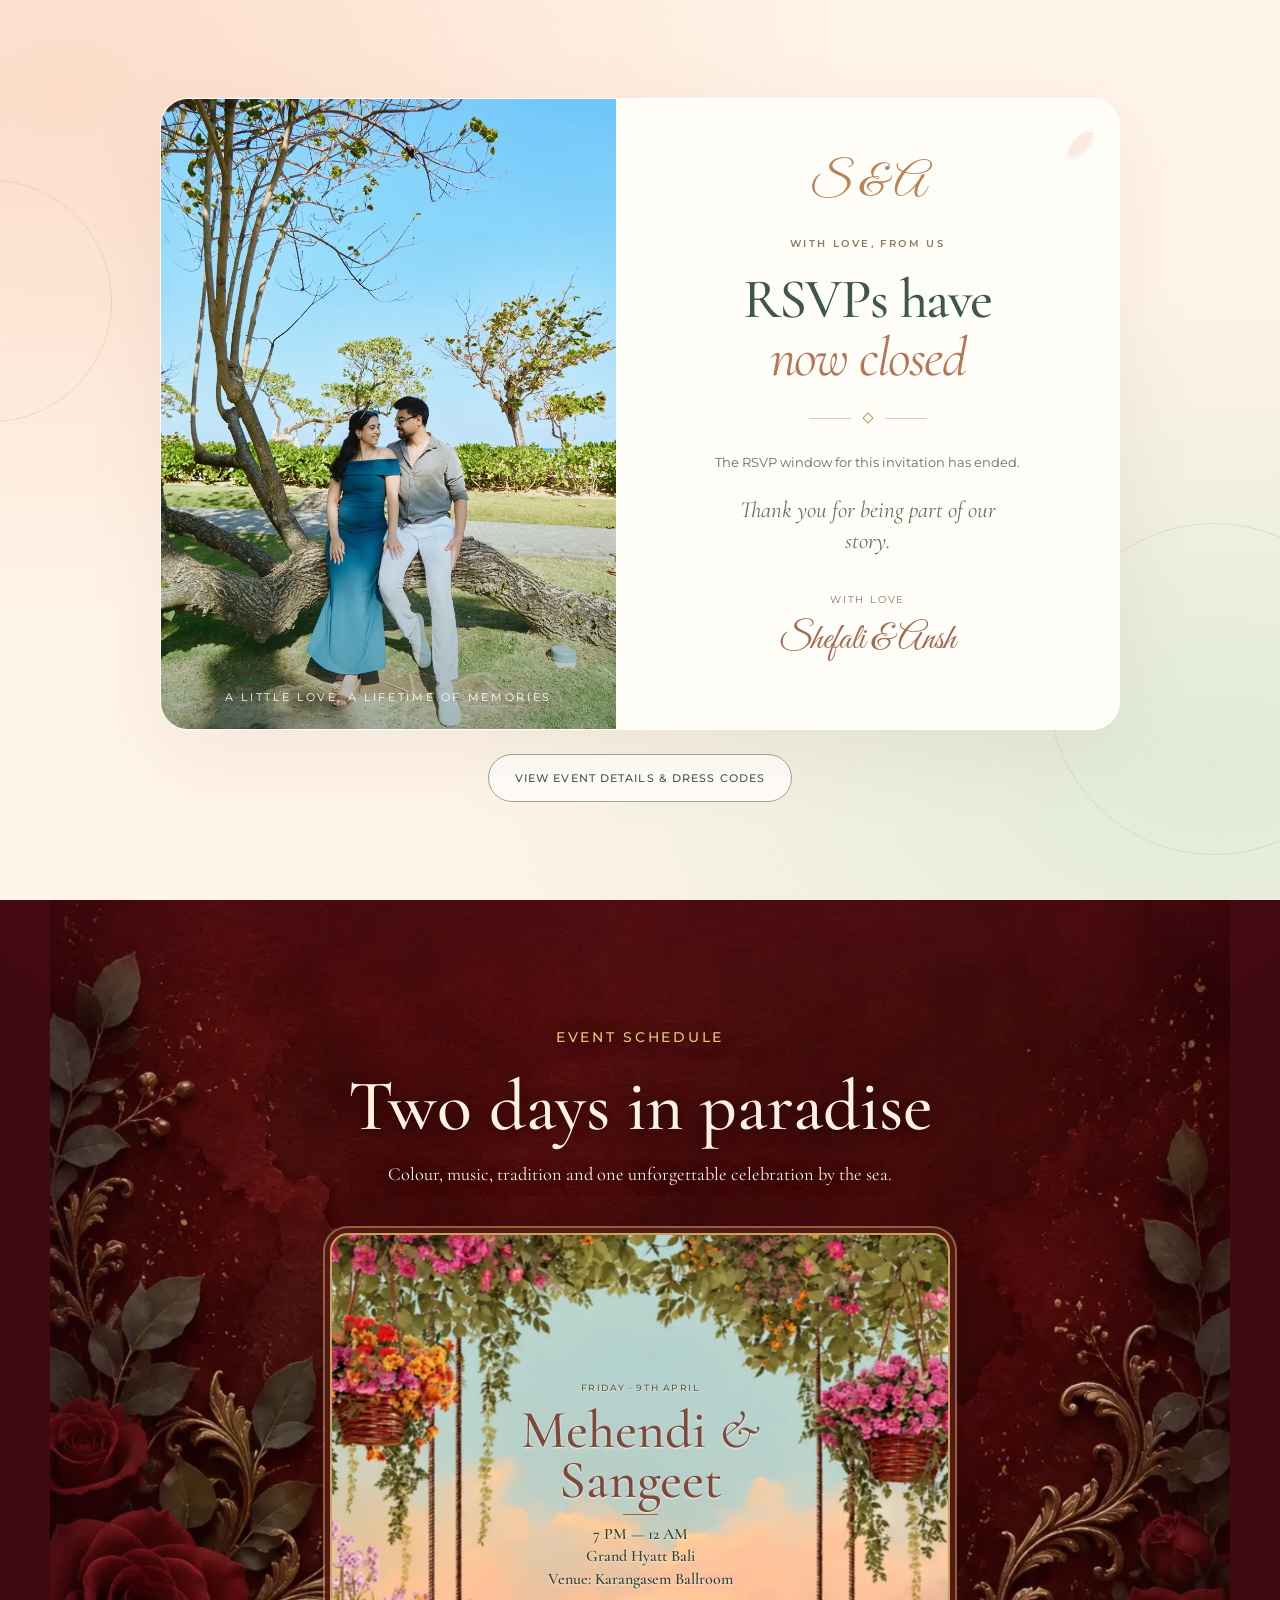
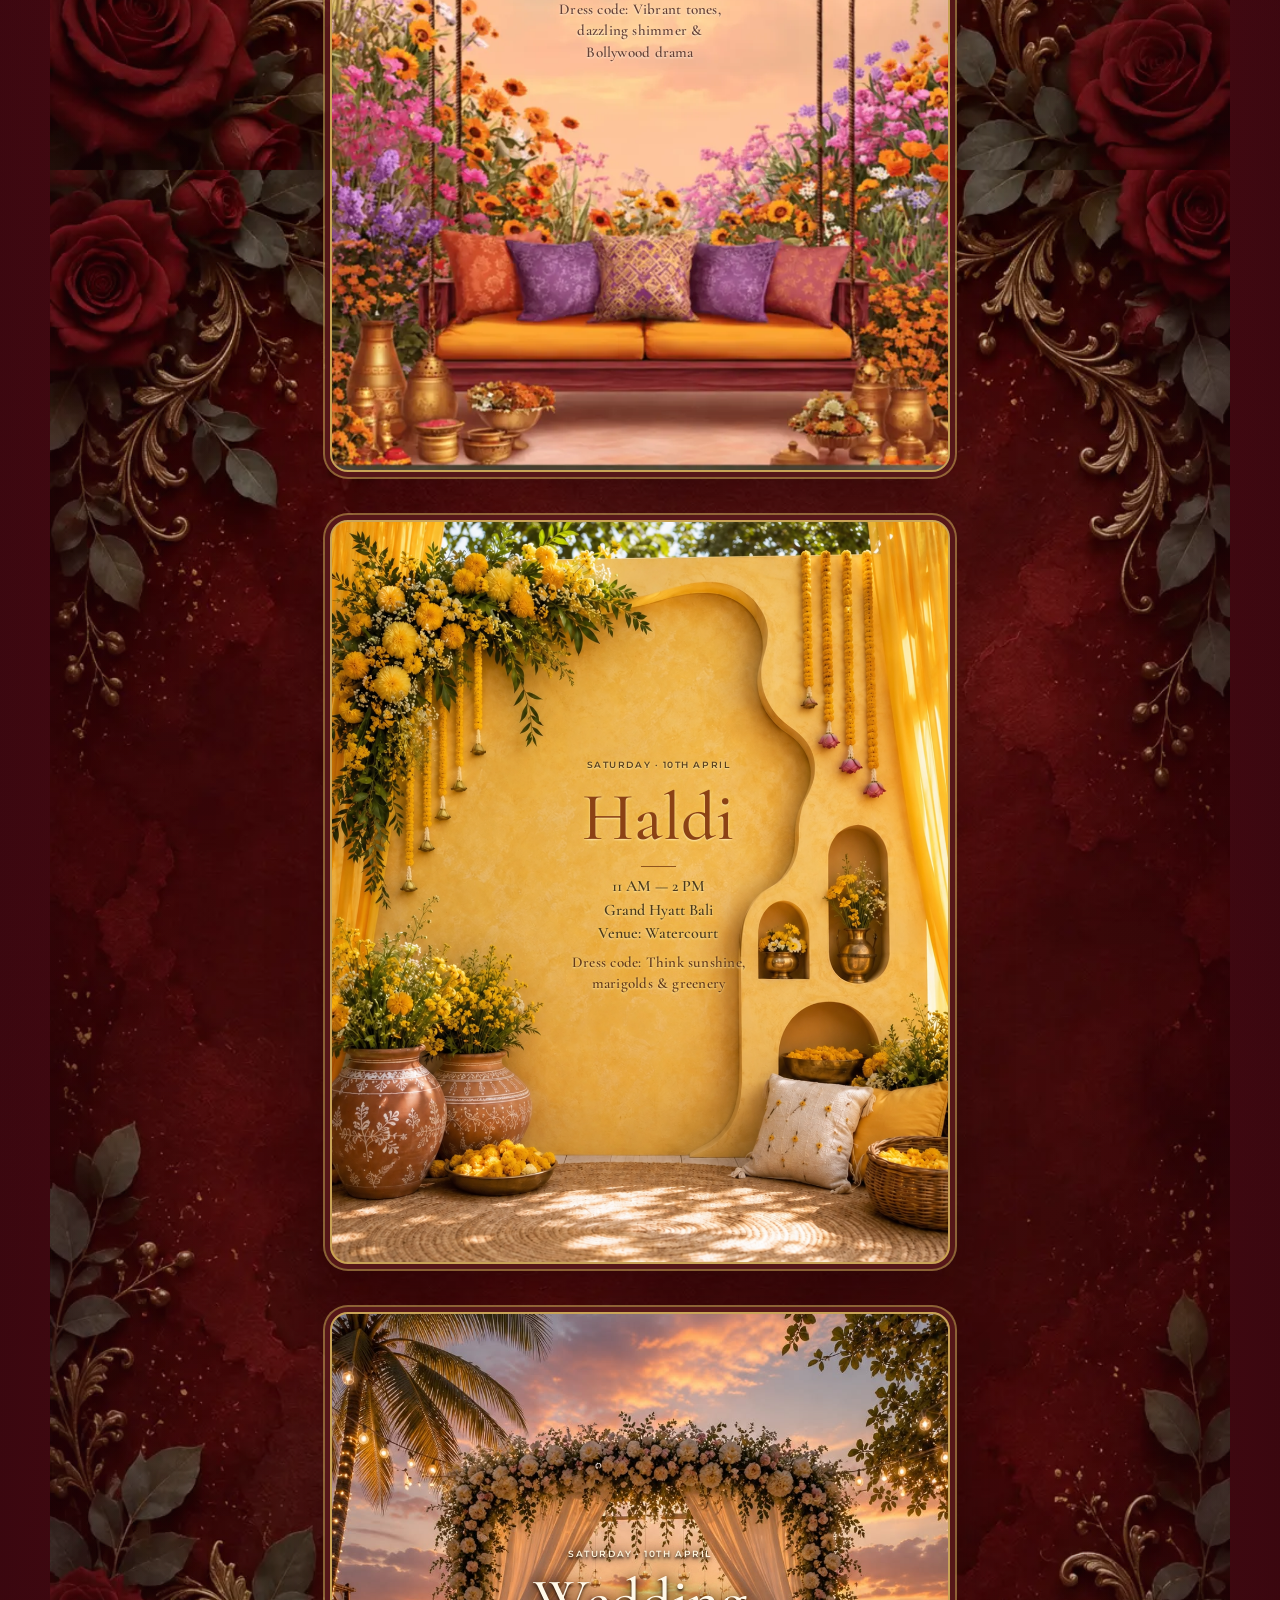
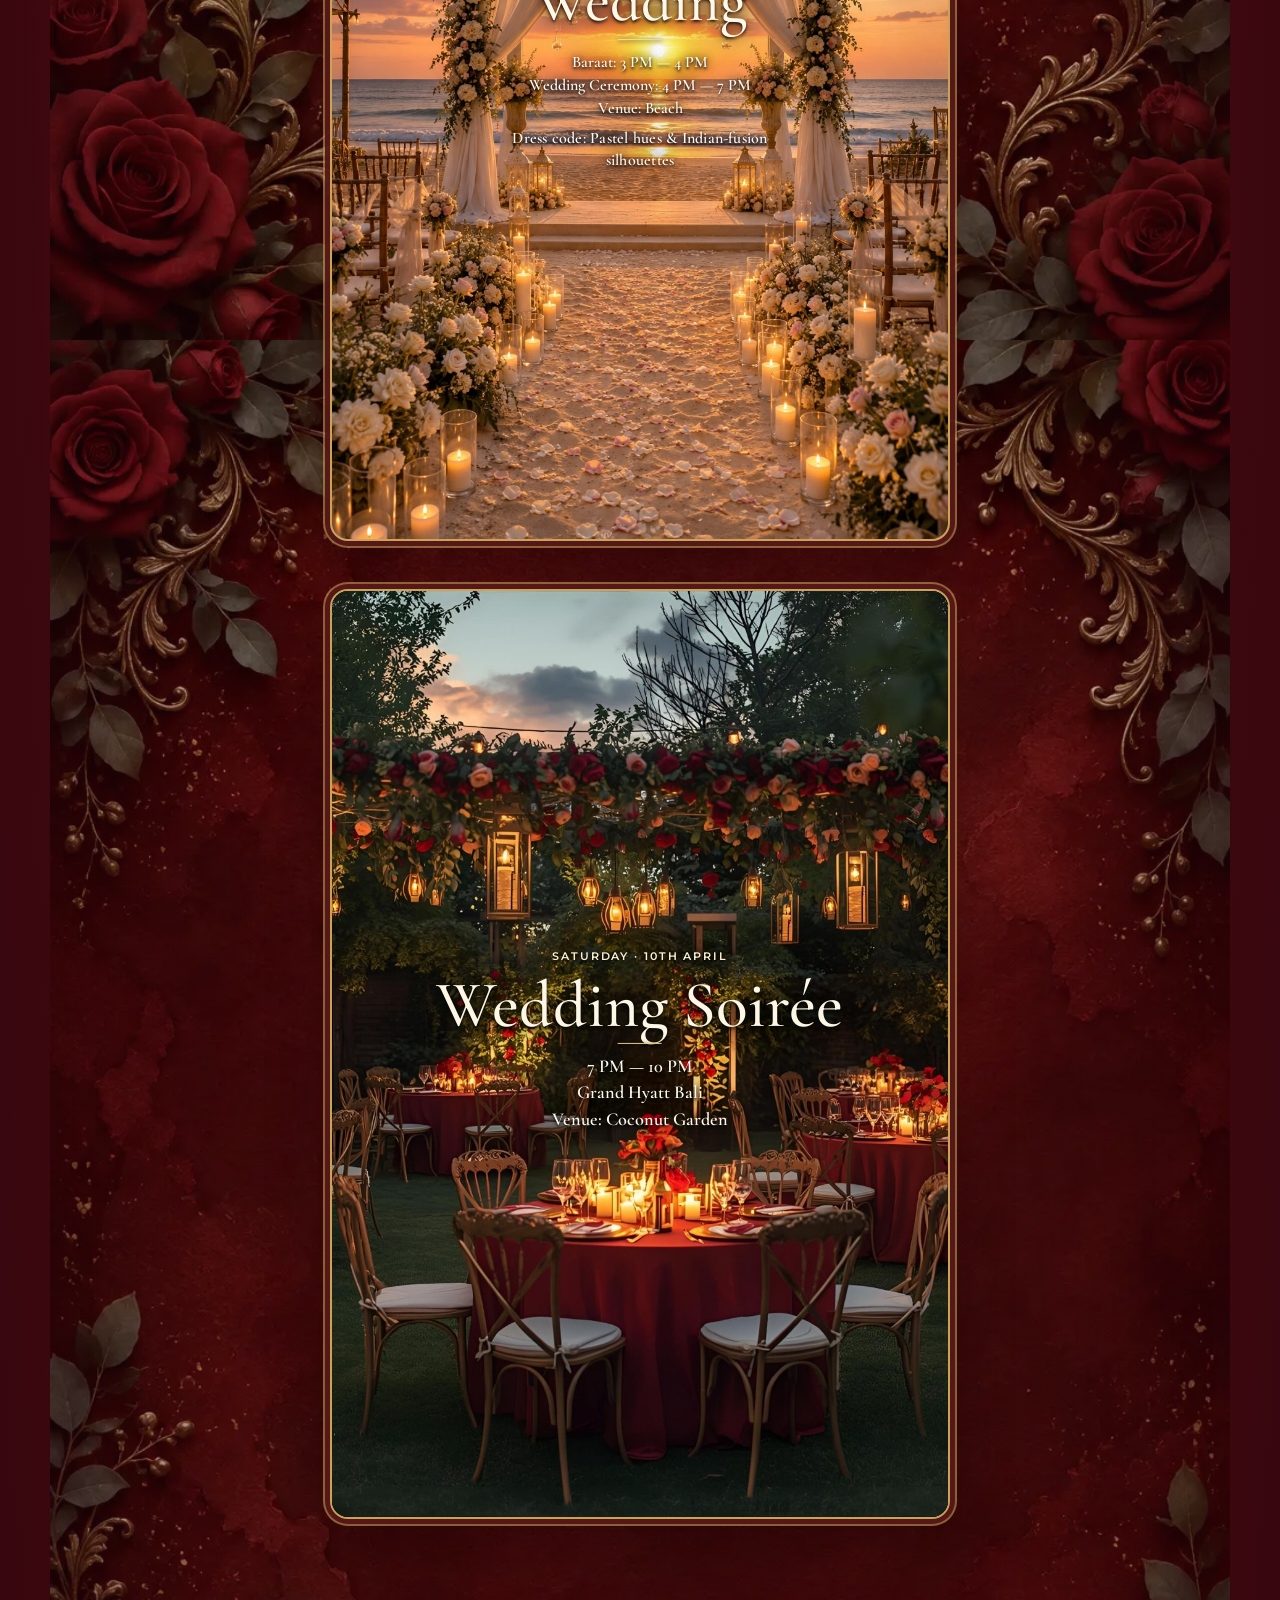
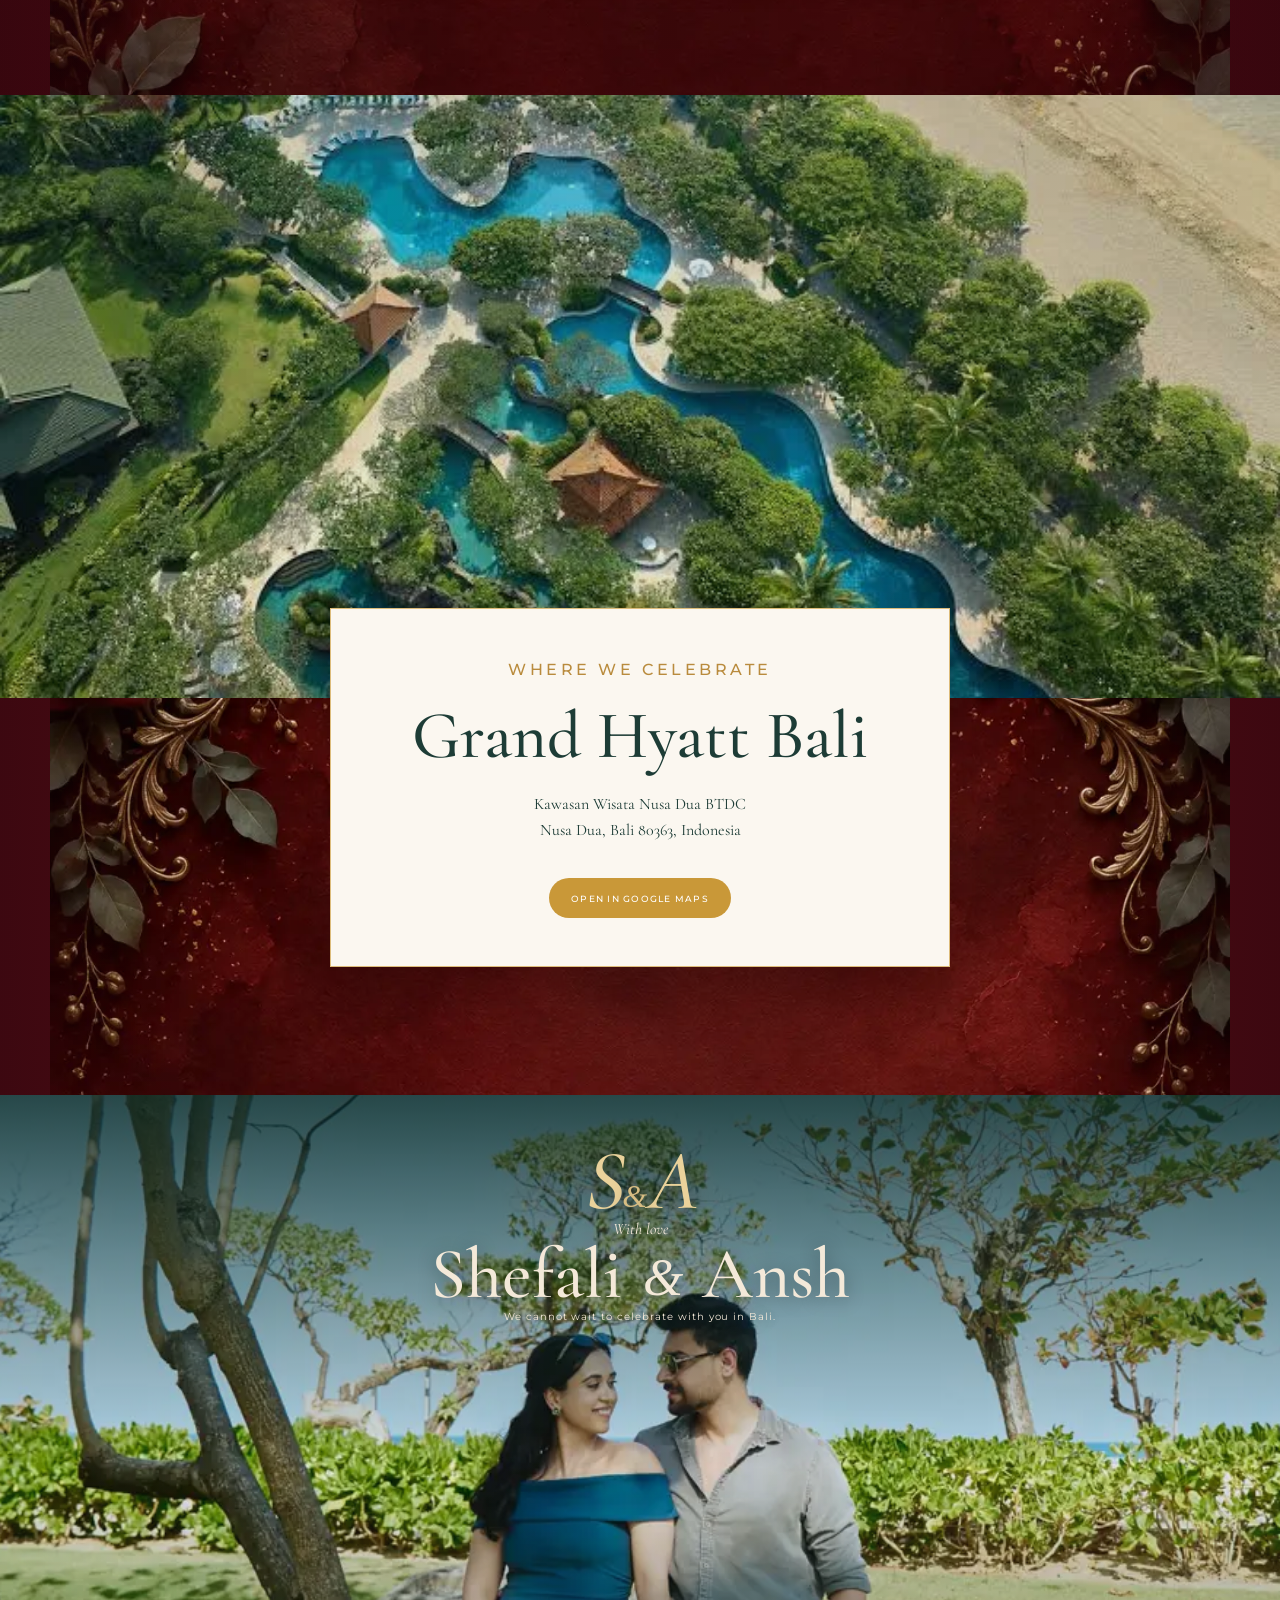
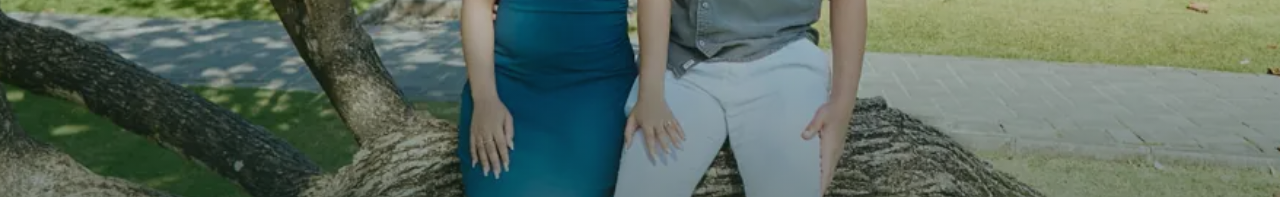
<file: index.html>
<!doctype html>
<html lang="en">
<head>
<meta charset="utf-8">
<meta name="viewport" content="width=device-width,initial-scale=1">
<meta name="robots" content="noindex,nofollow">
<meta name="theme-color" content="#fff4e8">
<title>Event details | Shefali &amp; Ansh</title>
<meta name="description" content="RSVPs for this invitation have closed. View our wedding event schedule, dress codes and Grand Hyatt Bali venue details.">
<link rel="preconnect" href="https://fonts.googleapis.com">
<link rel="preconnect" href="https://fonts.gstatic.com" crossorigin>
<link href="https://fonts.googleapis.com/css2?family=Cormorant+Garamond:ital,wght@0,400;0,500;0,600;1,400;1,500&family=Great+Vibes&family=Italiana&family=Montserrat:wght@300;400;500;600&display=swap" rel="stylesheet">
<link rel="stylesheet" href="style.css?v=royal-hero-1">
<style>
.closed-intro *{box-sizing:border-box}.closed-intro{margin:0;min-height:100vh;min-height:100svh;display:grid;place-items:center;padding:48px 24px;background:radial-gradient(ellipse at 5% 10%,#fcdcc9 0,transparent 46%),radial-gradient(ellipse at 95% 85%,#e0ebd7 0,transparent 45%),#fff4e8;color:#394a40;font-family:'Montserrat',sans-serif}.closed-intro:before,.closed-intro:after{content:"";position:fixed;width:240px;height:240px;border:1px solid #bcbf9160;border-radius:50%;z-index:-1;pointer-events:none}.closed-intro:before{left:-130px;top:20%}.closed-intro:after{right:-100px;bottom:5%;width:330px;height:330px}.closed-intro .card{position:relative;display:grid;grid-template-columns:.95fr 1.05fr;width:min(100%,960px);overflow:hidden;background:#fffdf8;border:1px solid #fff;border-radius:28px;box-shadow:0 24px 80px #82614c16}.closed-intro .photo{position:relative;min-height:610px;margin:0;background:#d5e7db}.closed-intro .photo img{display:block;width:100%;height:100%;position:absolute;inset:0;object-fit:cover;object-position:50% 65%}.closed-intro .photo:after{content:"";position:absolute;inset:0;background:linear-gradient(0deg,#153d3555,transparent 38%)}.closed-intro .photo figcaption{position:absolute;bottom:25px;left:0;right:0;color:white;text-align:center;font-size:11px;letter-spacing:.24em;text-transform:uppercase;z-index:1}.closed-intro .copy{position:relative;display:flex;flex-direction:column;align-items:center;justify-content:center;text-align:center;padding:64px 42px}.closed-intro .monogram{font-family:'Great Vibes',cursive;color:#ba8357;font-size:44px;line-height:1;margin:0 0 30px}.closed-intro .eyebrow{font-size:10px;font-weight:600;letter-spacing:.24em;text-transform:uppercase;color:#8a7b61;margin:0 0 20px}.closed-intro h1{font-family:'Cormorant Garamond',Georgia,serif;font-size:clamp(40px,5vw,56px);font-weight:500;line-height:1.04;letter-spacing:-.025em;margin:0;color:#3f5846}.closed-intro h1 em{font-weight:400;color:#b57658}.closed-intro .flourish{display:flex;align-items:center;gap:13px;margin:28px 0;color:#bd9861}.closed-intro .flourish:before,.closed-intro .flourish:after{content:"";width:42px;height:1px;background:#dccaac}.closed-intro .flourish span{width:8px;height:8px;display:block;transform:rotate(45deg);border:1px solid #bd9861}.closed-intro .message{max-width:310px;font-size:13px;line-height:1.9;color:#706e62;margin:0}.closed-intro .thanks{max-width:300px;font-family:'Cormorant Garamond',Georgia,serif;font-size:23px;font-style:italic;line-height:1.35;margin:20px 0 0;color:#65745b}.closed-intro .signoff{margin-top:36px}.closed-intro .signoff p{font-size:10px;letter-spacing:.18em;text-transform:uppercase;color:#8a7b61;margin:0 0 10px}.closed-intro .names{font-family:'Great Vibes',cursive;font-size:35px;color:#a56a50;line-height:1.4}.closed-intro .petal{position:absolute;pointer-events:none;width:17px;height:30px;border-radius:90% 0 90% 0;background:#efc5ad70}.closed-intro .p1{top:30px;right:30px;transform:rotate(20deg)}.closed-intro .p2{bottom:42px;left:27px;transform:rotate(85deg);background:#c9d7b580;width:13px;height:24px}
@media(max-width:680px){.closed-intro{padding:22px 16px}.closed-intro .card{max-width:440px;grid-template-columns:1fr;border-radius:24px}.closed-intro .photo{min-height:0;height:320px}.closed-intro .photo img{object-position:50% 62%}.closed-intro .photo figcaption{bottom:18px;font-size:9px}.closed-intro .copy{padding:38px 28px 42px}.closed-intro .monogram{font-size:36px;margin-bottom:23px}.closed-intro h1{font-size:45px}.closed-intro .eyebrow{font-size:9px;margin-bottom:16px}.closed-intro .flourish{margin:22px 0}.closed-intro .signoff{margin-top:28px}.closed-intro .names{font-size:33px}}
@media(max-width:360px){.photo{height:280px}.closed-intro .copy{padding:32px 20px}.closed-intro h1{font-size:39px}}

.closed-intro{display:flex;flex-direction:column;justify-content:center;gap:24px;position:relative;isolation:isolate}
.closed-intro:before,.closed-intro:after{position:absolute}
.closed-intro .details-link{display:inline-flex;align-items:center;justify-content:center;padding:15px 26px;border:1px solid #9da98f;border-radius:30px;background:#fffdf8;color:#425d46;font:500 11px/1.5 'Montserrat',sans-serif;letter-spacing:.1em;text-transform:uppercase;text-decoration:none;transition:background .2s,box-shadow .2s}
.closed-intro .details-link:hover{background:#e7eedf;box-shadow:0 6px 20px #53654215}
.closed-intro .details-link:focus-visible{outline:3px solid #a56a50;outline-offset:4px}
#event-details .reveal{opacity:1;transform:none}
#events{scroll-margin-top:20px}
@media(prefers-reduced-motion:reduce){html{scroll-behavior:auto}}
</style>
</head>
<body>
<header class="closed-intro">
<div class="card">
<figure class="photo"><img src="assts/closing-couple-v2.webp" alt="Shefali and Ansh together under a tree on a sunny day" width="900" height="1350" fetchpriority="high"><figcaption>A little love, a lifetime of memories</figcaption></figure>
<section class="copy" aria-labelledby="closed-heading">
<span class="petal p1" aria-hidden="true"></span><span class="petal p2" aria-hidden="true"></span>
<p class="monogram" aria-label="S and A">S &amp; A</p>
<p class="eyebrow">With love, from us</p>
<h1 id="closed-heading">RSVPs have<br><em>now closed</em></h1>
<div class="flourish" aria-hidden="true"><span></span></div>
<p class="message">The RSVP window for this invitation has ended.</p>
<p class="thanks">Thank you for being part of our story.</p>
<div class="signoff"><p>With love</p><div class="names">Shefali &amp; Ansh</div></div>
</section>
</div>
<a class="details-link" href="#events">View event details &amp; dress codes</a>
</header>
<main id="event-details">
    <section class="schedule section" id="events">
      <p class="section-kicker reveal in-view">Event schedule</p>
      <h2 class="section-heading reveal in-view">Two days in paradise</h2>
      <p class="section-intro reveal in-view">Colour, music, tradition and one unforgettable celebration by the sea.</p>

      <article class="event-card mehendi reveal in-view">
        <div class="event-art"><span class="lantern l1"></span><span class="lantern l2"></span><span class="stage"></span></div>
        <div class="event-copy">
          <p class="event-day">Friday · 9th April</p>
          <h3>Mehendi <i>&amp;</i> Sangeet</h3>
          <div class="event-rule"></div>
          <p>7 PM — 12 AM</p>
          <p>Grand Hyatt Bali</p>
          <p class="event-venue">Venue: Karangasem Ballroom</p>
          <p class="event-dress"><span>Dress code: Vibrant tones,</span><span>dazzling shimmer &amp;</span><span>Bollywood drama</span></p>
        </div>
      </article>

      <article class="event-card haldi reveal in-view">
        <div class="event-art" aria-hidden="true"></div>
        <div class="event-copy">
          <p class="event-day">Saturday · 10th April</p>
          <h3>Haldi</h3>
          <div class="event-rule"></div>
          <p>11 AM — 2 PM</p>
          <p>Grand Hyatt Bali</p>
          <p class="event-venue">Venue: Watercourt</p>
          <p class="event-dress"><span>Dress code: Think sunshine,</span><span>marigolds &amp; greenery</span></p>
        </div>
      </article>

      <article class="event-card wedding reveal in-view">
        <div class="event-art"><span class="mandap"></span><span class="floral f1"></span><span class="floral f2"></span></div>
        <div class="event-copy">
          <p class="event-day">Saturday · 10th April</p>
          <h3>Wedding</h3>
          <div class="event-rule"></div>
          <p>Baraat: 3 PM — 4 PM</p>
          <p>Wedding Ceremony: 4 PM — 7 PM</p>
          <p class="event-venue">Venue: Beach</p>
          <p class="event-dress">Dress code: Pastel hues &amp; Indian-fusion silhouettes</p>
        </div>
      </article>

      <article class="event-card dinner reveal in-view">
        <div class="event-art"><span class="lights"></span><span class="table"></span></div>
        <div class="event-copy">
          <p class="event-day">Saturday · 10th April</p>
          <h3>Wedding Soirée</h3>
          <div class="event-rule"></div>
          <p>7 PM — 10 PM</p>
          <p>Grand Hyatt Bali</p>
          <p class="event-venue">Venue: Coconut Garden</p>
        </div>
      </article>

    </section>

    <section class="venue section" id="venue">
      <div class="venue-photo" role="img" aria-label="Grand Hyatt Bali resort"></div>
      <div class="venue-card reveal in-view">
        <p class="section-kicker">Where we celebrate</p>
        <h2>Grand Hyatt Bali</h2>
        <p>Kawasan Wisata Nusa Dua BTDC<br>Nusa Dua, Bali 80363, Indonesia</p>
        <a class="gold-button" href="https://www.google.com/maps/search/?api=1&amp;query=Grand+Hyatt+Bali+Nusa+Dua" target="_blank" rel="noopener">Open in Google Maps</a>
      </div>
    </section>


    <footer class="closing section">
      <div class="closing-monogram signature-mark">S<span class="name-amp">&amp;</span>A</div>
      <p>With love</p>
      <h2>Shefali <span class="name-amp">&amp;</span> Ansh</h2>
      <small>We cannot wait to celebrate with you in Bali.</small>
    </footer>
</main>
</body>
</html>
</file>
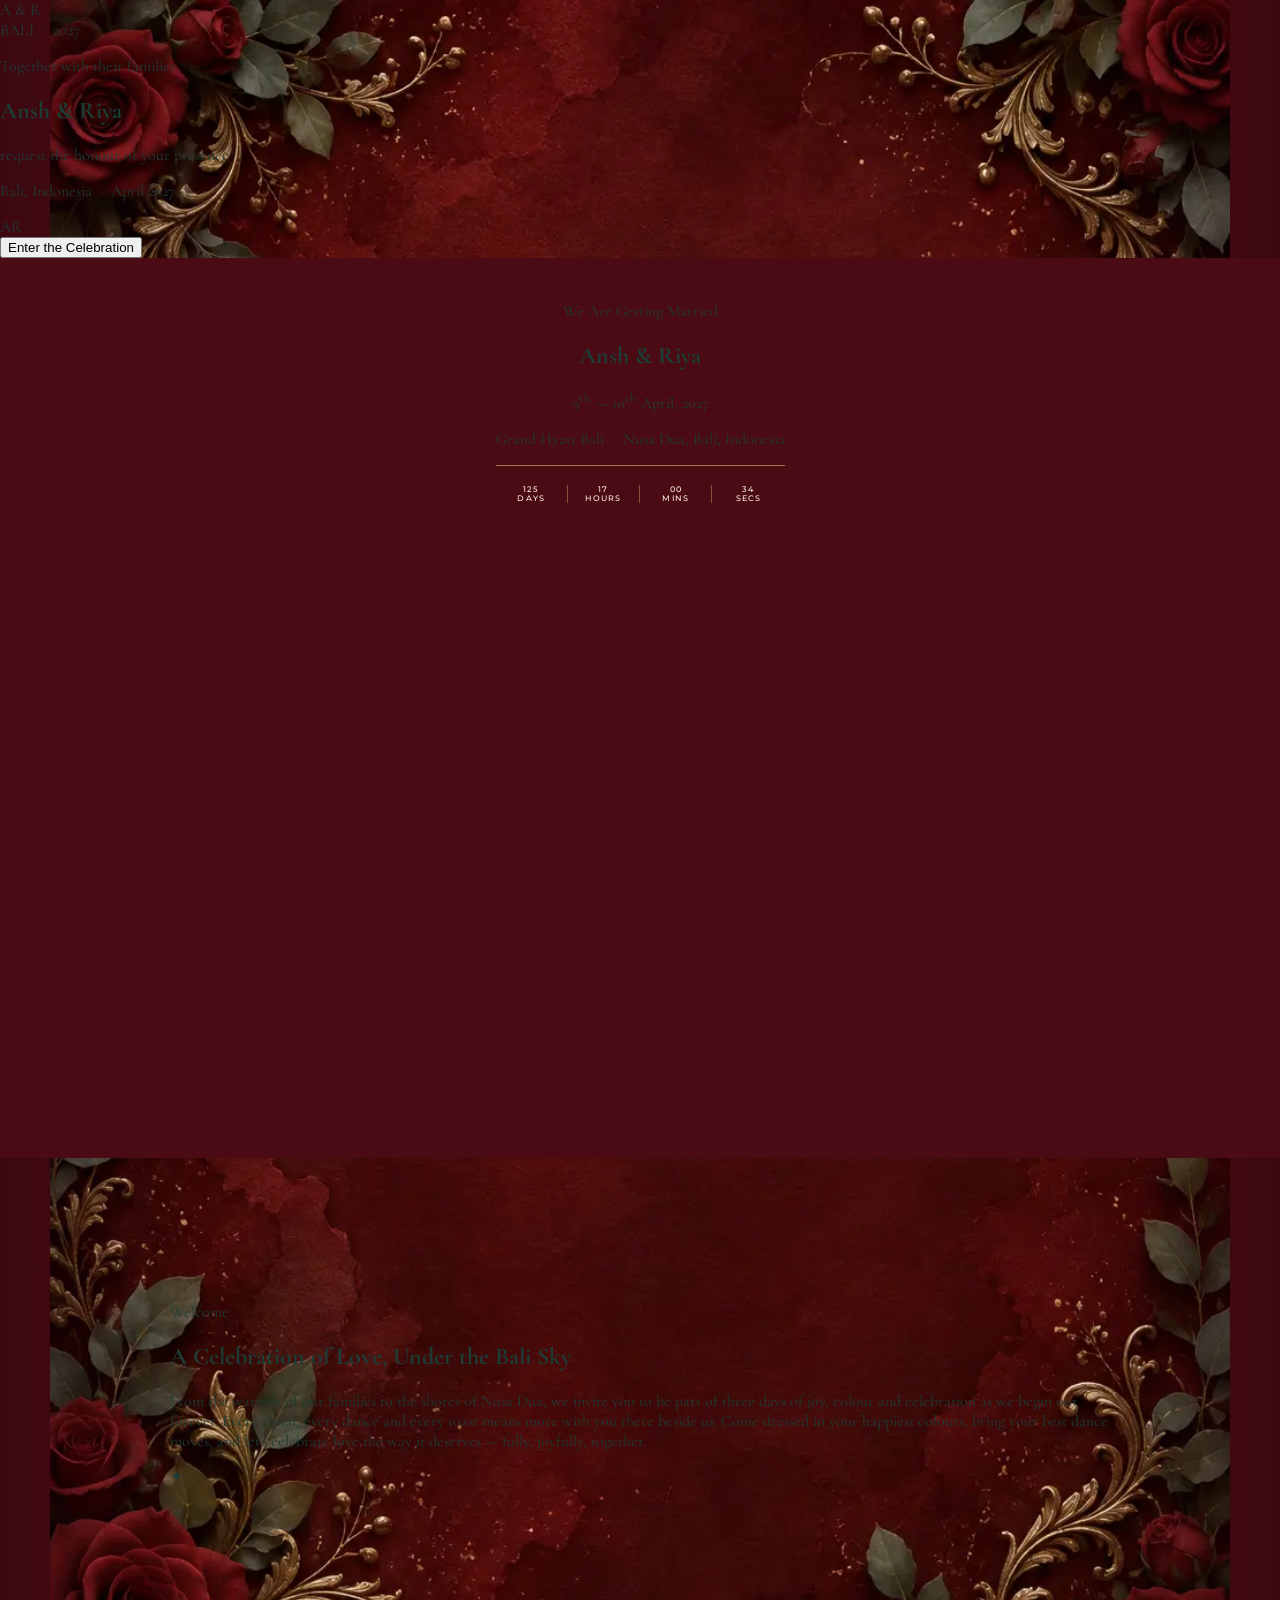
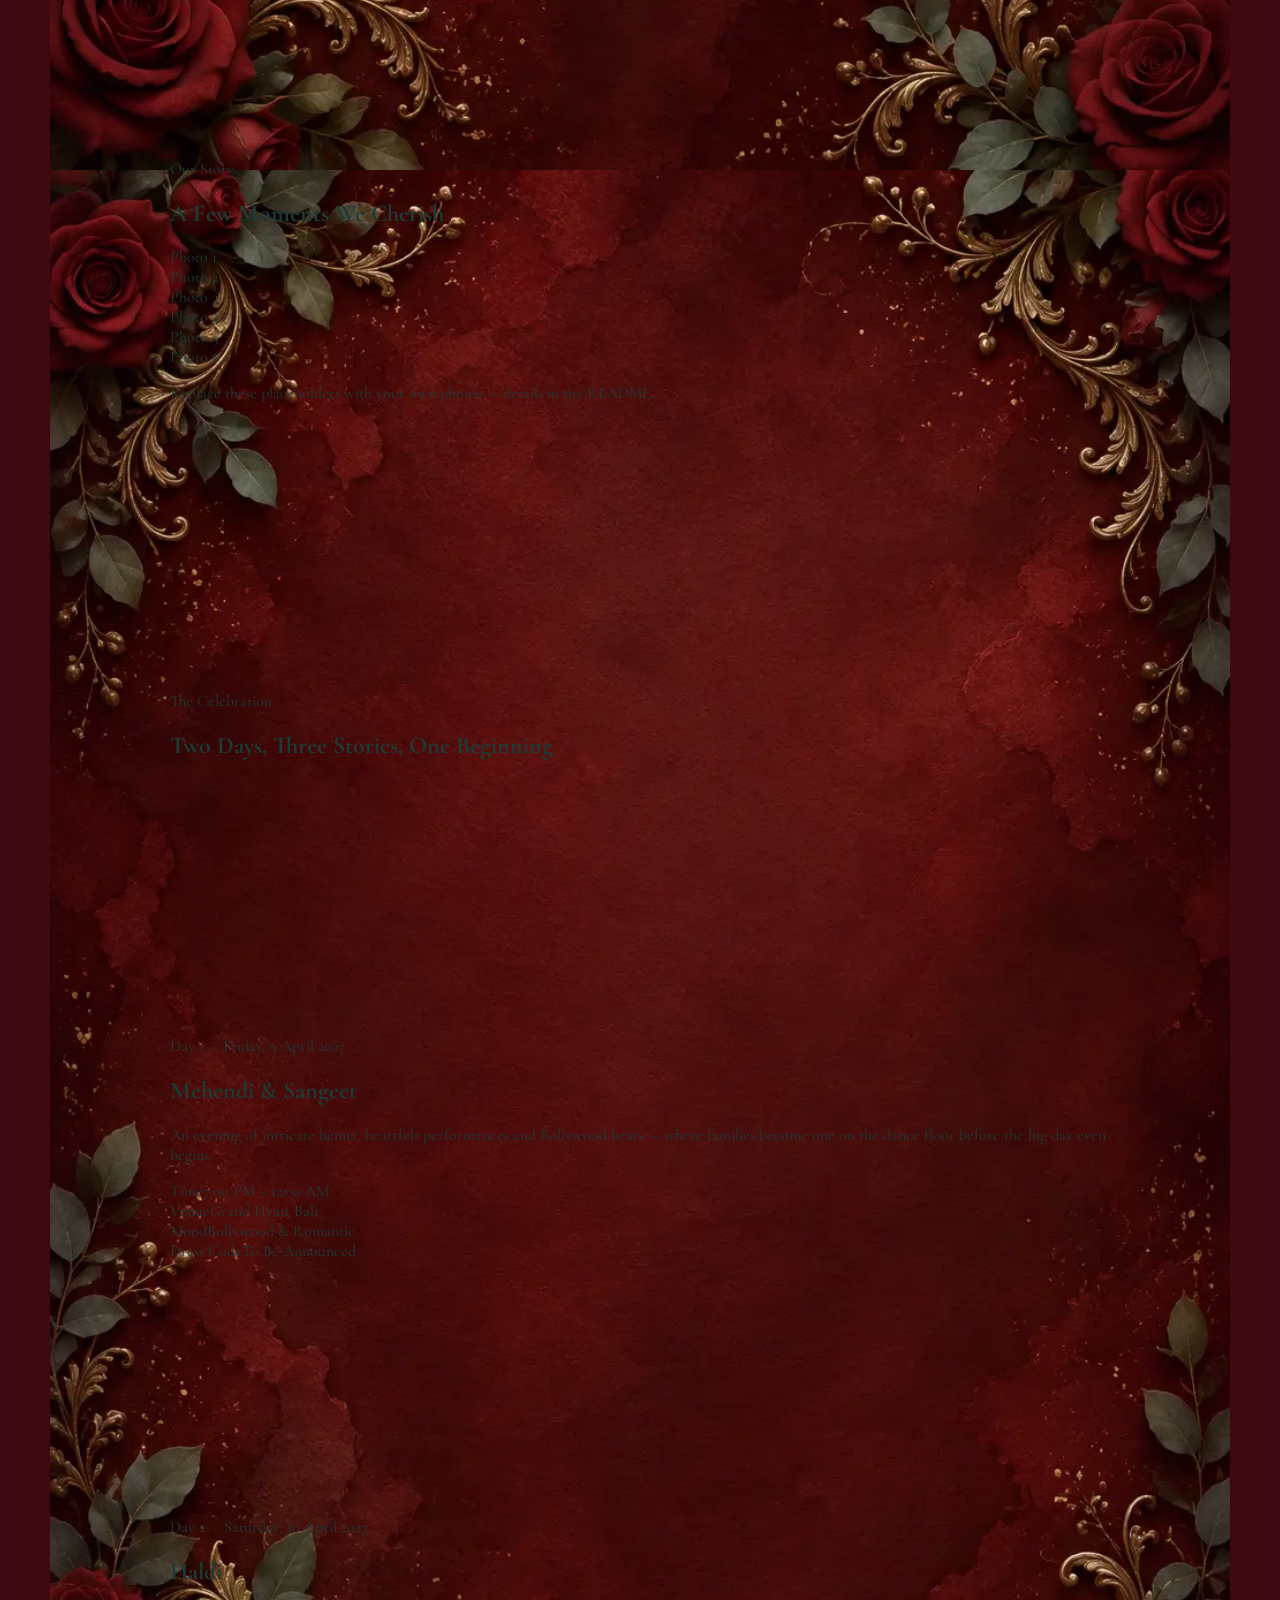
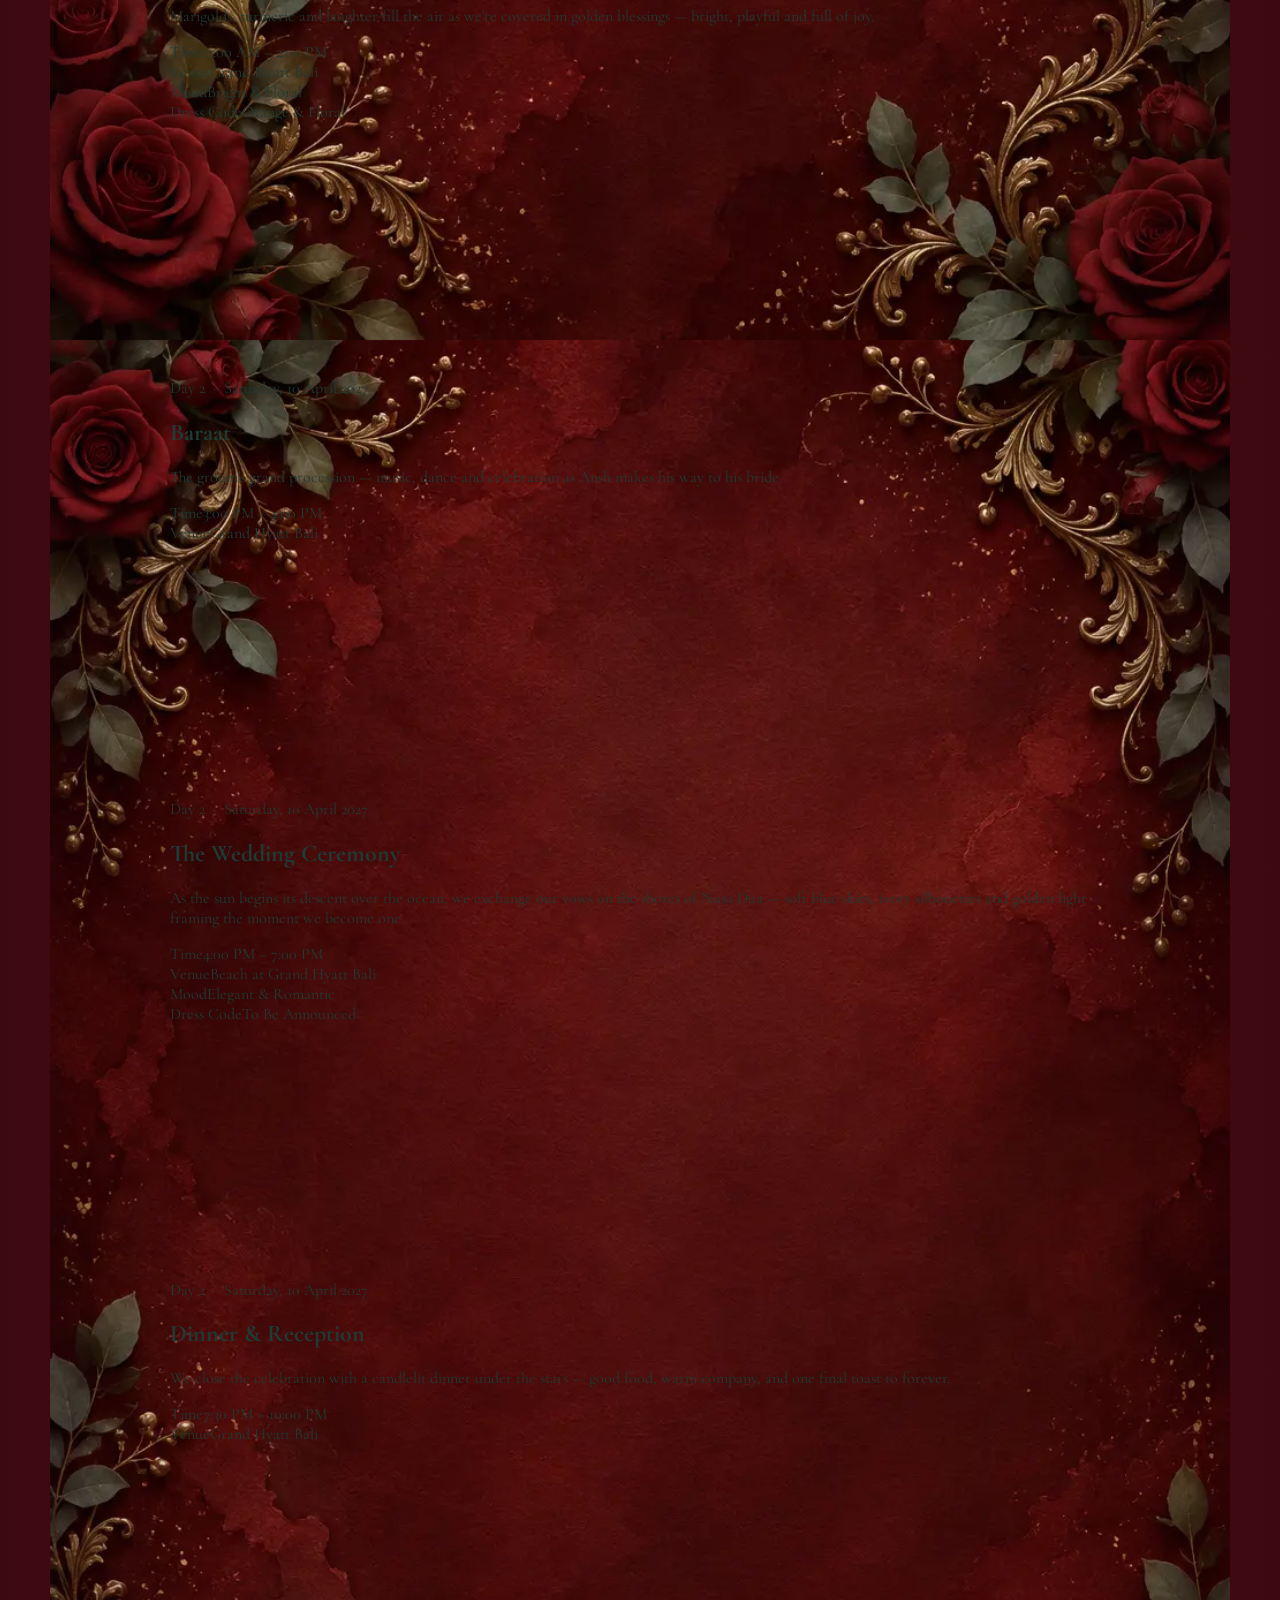
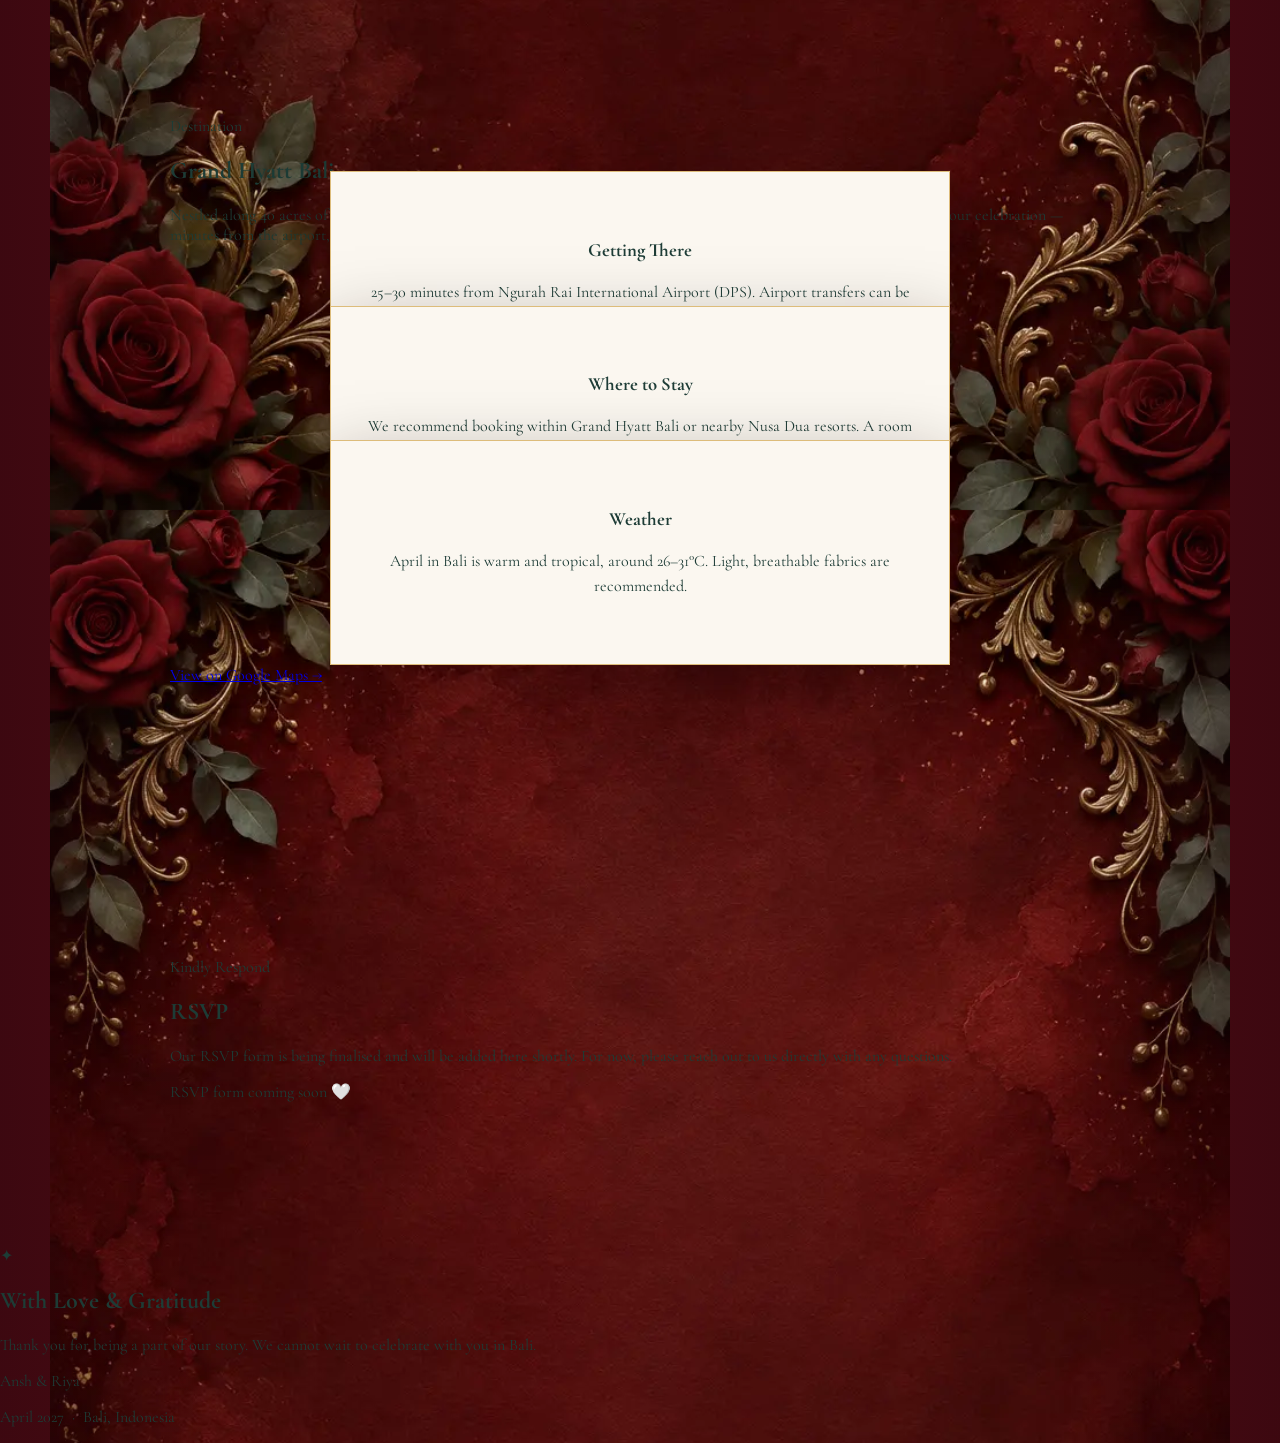
<file: index.HTML>
<!DOCTYPE html>
<html lang="en">
<head>
<meta charset="UTF-8">
<meta name="viewport" content="width=device-width, initial-scale=1.0, viewport-fit=cover">
<title>Ansh & Riya | Wedding Celebration, Bali</title>
<meta name="description" content="Join us for the wedding celebration of Ansh & Riya in Bali, Indonesia">
<link rel="preconnect" href="https://fonts.googleapis.com">
<link rel="preconnect" href="https://fonts.gstatic.com" crossorigin>
<link href="https://fonts.googleapis.com/css2?family=Cormorant+Garamond:ital,wght@0,300;0,400;0,500;0,600;1,400&family=Playfair+Display:ital,wght@0,400;0,500;0,600;0,700;1,500&family=Montserrat:wght@300;400;500;600&display=swap" rel="stylesheet">
<link rel="stylesheet" href="style.css">
</head>
<body>

<!-- LOADER -->
<div id="loader" aria-hidden="true">
  <div class="loader-inner">
    <div class="loader-monogram">A&nbsp;&amp;&nbsp;R</div>
    <div class="loader-line"></div>
    <div class="loader-text">BALI &nbsp;&middot;&nbsp; 2027</div>
  </div>
</div>

<!-- ENVELOPE SCREEN -->
<section id="envelope-screen" aria-label="Wedding invitation envelope">
  <div class="stars-bg"></div>
  <div class="envelope-wrap">
    <div class="envelope" id="envelope">
      <div class="envelope-back"></div>
      <div class="envelope-flap"></div>
      <div class="envelope-card">
        <p class="env-kicker">Together with their families</p>
        <h1 class="env-names">Ansh <span class="amp">&amp;</span> Riya</h1>
        <p class="env-sub">request the honour of your presence</p>
        <p class="env-loc">Bali, Indonesia &nbsp;&middot;&nbsp; April 2027</p>
      </div>
      <div class="envelope-front"></div>
      <div class="wax-seal">AR</div>
    </div>
    <button id="enter-btn" class="btn-elegant">
      <span>Enter the Celebration</span>
    </button>
  </div>
</section>

<!-- MAIN SITE -->
<main id="main-site">

  <!-- HERO -->
  <section class="hero" id="hero">
    <div class="hero-parallax-bg"></div>
    <div class="hero-overlay"></div>
    <div class="floating-petals" aria-hidden="true"></div>
    <div class="hero-content reveal">
      <p class="eyebrow">We Are Getting Married</p>
      <h1 class="hero-names">Ansh <span class="amp">&amp;</span> Riya</h1>
      <div class="hero-divider"><span></span><span class="dot"></span><span></span></div>
      <p class="hero-date">9<sup>th</sup> &mdash; 10<sup>th</sup> April, 2027</p>
      <p class="hero-venue">Grand Hyatt Bali &nbsp;&middot;&nbsp; Nusa Dua, Bali, Indonesia</p>
      <div class="countdown" id="countdown" aria-label="Countdown to wedding">
        <div class="count-box"><span class="count-num" id="cd-days">00</span><span class="count-label">Days</span></div>
        <div class="count-box"><span class="count-num" id="cd-hours">00</span><span class="count-label">Hours</span></div>
        <div class="count-box"><span class="count-num" id="cd-mins">00</span><span class="count-label">Mins</span></div>
        <div class="count-box"><span class="count-num" id="cd-secs">00</span><span class="count-label">Secs</span></div>
      </div>
      <div class="scroll-cue" aria-hidden="true"><span></span></div>
    </div>
  </section>

  <!-- WELCOME -->
  <section class="section welcome-section" id="welcome">
    <div class="section-inner narrow">
      <p class="eyebrow reveal">Welcome</p>
      <h2 class="section-title reveal">A Celebration of Love, Under the Bali Sky</h2>
      <p class="welcome-text reveal">
        From the warmth of our families to the shores of Nusa Dua, we invite you to be part of
        three days of joy, colour and celebration as we begin our forever. Every ritual, every
        dance and every toast means more with you there beside us. Come dressed in your happiest
        colours, bring your best dance moves, and let's celebrate love the way it deserves &mdash; fully,
        joyfully, together.
      </p>
      <div class="ornament reveal">&#10022;</div>
    </div>
  </section>

  <!-- GALLERY -->
  <section class="section gallery-section" id="gallery">
    <div class="section-inner">
      <p class="eyebrow reveal center">Our Story</p>
      <h2 class="section-title reveal center">A Few Moments We Cherish</h2>
      <div class="collage-grid">
        <div class="collage-item tall reveal"><div class="ph-placeholder">Photo 1</div></div>
        <div class="collage-item reveal"><div class="ph-placeholder">Photo 2</div></div>
        <div class="collage-item reveal"><div class="ph-placeholder">Photo 3</div></div>
        <div class="collage-item wide reveal"><div class="ph-placeholder">Photo 4</div></div>
        <div class="collage-item reveal"><div class="ph-placeholder">Photo 5</div></div>
        <div class="collage-item tall reveal"><div class="ph-placeholder">Photo 6</div></div>
      </div>
      <p class="gallery-note reveal center">Replace these placeholders with your own photos &mdash; details in the README.</p>
    </div>
  </section>

  <!-- TIMELINE INTRO -->
  <section class="section timeline-intro" id="events">
    <div class="section-inner narrow">
      <p class="eyebrow reveal center">The Celebration</p>
      <h2 class="section-title reveal center">Two Days, Three Stories, One Beginning</h2>
    </div>
  </section>

  <!-- MEHENDI & SANGEET -->
  <section class="section event-section theme-sangeet" id="sangeet">
    <div class="event-bg-decor" aria-hidden="true"></div>
    <div class="section-inner">
      <div class="event-tag reveal">Day 1 &nbsp;&middot;&nbsp; Friday, 9 April 2027</div>
      <h2 class="event-title reveal">Mehendi &amp; Sangeet</h2>
      <p class="event-desc reveal">
        An evening of intricate henna, heartfelt performances and Bollywood beats &mdash; where families
        become one on the dance floor before the big day even begins.
      </p>
      <div class="event-details-grid reveal">
        <div class="event-detail"><span class="ed-label">Time</span><span class="ed-value">7:00 PM &ndash; 12:00 AM</span></div>
        <div class="event-detail"><span class="ed-label">Venue</span><span class="ed-value">Grand Hyatt Bali</span></div>
        <div class="event-detail"><span class="ed-label">Mood</span><span class="ed-value">Bollywood &amp; Romantic</span></div>
        <div class="event-detail"><span class="ed-label">Dress Code</span><span class="ed-value">To Be Announced</span></div>
      </div>
      <div class="event-glow-orb" aria-hidden="true"></div>
    </div>
  </section>

  <!-- HALDI -->
  <section class="section event-section theme-haldi" id="haldi">
    <div class="event-bg-decor" aria-hidden="true"></div>
    <div class="section-inner">
      <div class="event-tag reveal">Day 2 &nbsp;&middot;&nbsp; Saturday, 10 April 2027</div>
      <h2 class="event-title reveal">Haldi</h2>
      <p class="event-desc reveal">
        Marigolds, turmeric and laughter fill the air as we're covered in golden blessings &mdash;
        bright, playful and full of joy.
      </p>
      <div class="event-details-grid reveal">
        <div class="event-detail"><span class="ed-label">Time</span><span class="ed-value">11:00 AM &ndash; 2:00 PM</span></div>
        <div class="event-detail"><span class="ed-label">Venue</span><span class="ed-value">Grand Hyatt Bali</span></div>
        <div class="event-detail"><span class="ed-label">Mood</span><span class="ed-value">Bright &amp; Floral</span></div>
        <div class="event-detail"><span class="ed-label">Dress Code</span><span class="ed-value">Orange &amp; Floral</span></div>
      </div>
      <div class="marigold-float" aria-hidden="true"></div>
    </div>
  </section>

  <!-- BARAAT -->
  <section class="section event-section theme-baraat" id="baraat">
    <div class="section-inner">
      <div class="event-tag reveal">Day 2 &nbsp;&middot;&nbsp; Saturday, 10 April 2027</div>
      <h2 class="event-title reveal">Baraat</h2>
      <p class="event-desc reveal">
        The groom's grand procession &mdash; music, dance and celebration as Ansh makes his way to his bride.
      </p>
      <div class="event-details-grid reveal">
        <div class="event-detail"><span class="ed-label">Time</span><span class="ed-value">3:00 PM &ndash; 4:00 PM</span></div>
        <div class="event-detail"><span class="ed-label">Venue</span><span class="ed-value">Grand Hyatt Bali</span></div>
      </div>
    </div>
  </section>

  <!-- BEACH WEDDING -->
  <section class="section event-section theme-wedding" id="wedding-ceremony">
    <div class="event-bg-decor" aria-hidden="true"></div>
    <div class="wave-decor" aria-hidden="true"></div>
    <div class="section-inner">
      <div class="event-tag reveal">Day 2 &nbsp;&middot;&nbsp; Saturday, 10 April 2027</div>
      <h2 class="event-title reveal">The Wedding Ceremony</h2>
      <p class="event-desc reveal">
        As the sun begins its descent over the ocean, we exchange our vows on the shores of Nusa Dua &mdash;
        soft blue skies, ivory silhouettes and golden light framing the moment we become one.
      </p>
      <div class="event-details-grid reveal">
        <div class="event-detail"><span class="ed-label">Time</span><span class="ed-value">4:00 PM &ndash; 7:00 PM</span></div>
        <div class="event-detail"><span class="ed-label">Venue</span><span class="ed-value">Beach at Grand Hyatt Bali</span></div>
        <div class="event-detail"><span class="ed-label">Mood</span><span class="ed-value">Elegant &amp; Romantic</span></div>
        <div class="event-detail"><span class="ed-label">Dress Code</span><span class="ed-value">To Be Announced</span></div>
      </div>
    </div>
  </section>

  <!-- DINNER -->
  <section class="section event-section theme-dinner" id="dinner">
    <div class="section-inner">
      <div class="event-tag reveal">Day 2 &nbsp;&middot;&nbsp; Saturday, 10 April 2027</div>
      <h2 class="event-title reveal">Dinner &amp; Reception</h2>
      <p class="event-desc reveal">
        We close the celebration with a candlelit dinner under the stars &mdash; good food, warm company,
        and one final toast to forever.
      </p>
      <div class="event-details-grid reveal">
        <div class="event-detail"><span class="ed-label">Time</span><span class="ed-value">7:30 PM &ndash; 10:00 PM</span></div>
        <div class="event-detail"><span class="ed-label">Venue</span><span class="ed-value">Grand Hyatt Bali</span></div>
      </div>
    </div>
  </section>

  <!-- VENUE INFO -->
  <section class="section venue-section" id="venue">
    <div class="section-inner narrow">
      <p class="eyebrow reveal center">Destination</p>
      <h2 class="section-title reveal center">Grand Hyatt Bali</h2>
      <p class="venue-text reveal center">
        Nestled along 40 acres of tropical gardens on Nusa Dua's white-sand coastline, Grand Hyatt Bali
        is the perfect backdrop for our celebration &mdash; minutes from the airport, surrounded by luxury
        resorts, spas and some of Bali's best beaches.
      </p>
      <div class="venue-info-grid reveal">
        <div class="venue-card">
          <h3>Getting There</h3>
          <p>25&ndash;30 minutes from Ngurah Rai International Airport (DPS). Airport transfers can be arranged on request.</p>
        </div>
        <div class="venue-card">
          <h3>Where to Stay</h3>
          <p>We recommend booking within Grand Hyatt Bali or nearby Nusa Dua resorts. A room block will be shared soon.</p>
        </div>
        <div class="venue-card">
          <h3>Weather</h3>
          <p>April in Bali is warm and tropical, around 26&ndash;31&deg;C. Light, breathable fabrics are recommended.</p>
        </div>
      </div>
      <a class="map-link reveal center" href="https://maps.google.com/?q=Grand+Hyatt+Bali+Nusa+Dua" target="_blank" rel="noopener">View on Google Maps &rarr;</a>
    </div>
  </section>

  <!-- RSVP (placeholder for now) -->
  <section class="section rsvp-section" id="rsvp">
    <div class="section-inner narrow">
      <p class="eyebrow reveal center">Kindly Respond</p>
      <h2 class="section-title reveal center">RSVP</h2>
      <p class="rsvp-text reveal center">
        Our RSVP form is being finalised and will be added here shortly. For now, please reach out to
        us directly with any questions.
      </p>
      <div class="rsvp-placeholder-box reveal">
        <p>RSVP form coming soon &#129293;</p>
      </div>
    </div>
  </section>

  <!-- CLOSING -->
  <section class="closing-section" id="closing">
    <div class="stars-bg"></div>
    <div class="closing-inner reveal">
      <div class="ornament">&#10022;</div>
      <h2 class="closing-title">With Love &amp; Gratitude</h2>
      <p class="closing-text">
        Thank you for being a part of our story. We cannot wait to celebrate with you in Bali.
      </p>
      <p class="closing-names">Ansh <span class="amp">&amp;</span> Riya</p>
      <p class="closing-date">April 2027 &nbsp;&middot;&nbsp; Bali, Indonesia</p>
    </div>
  </section>

</main>

<script src="script.js"></script>
</body>
</html>
</file>
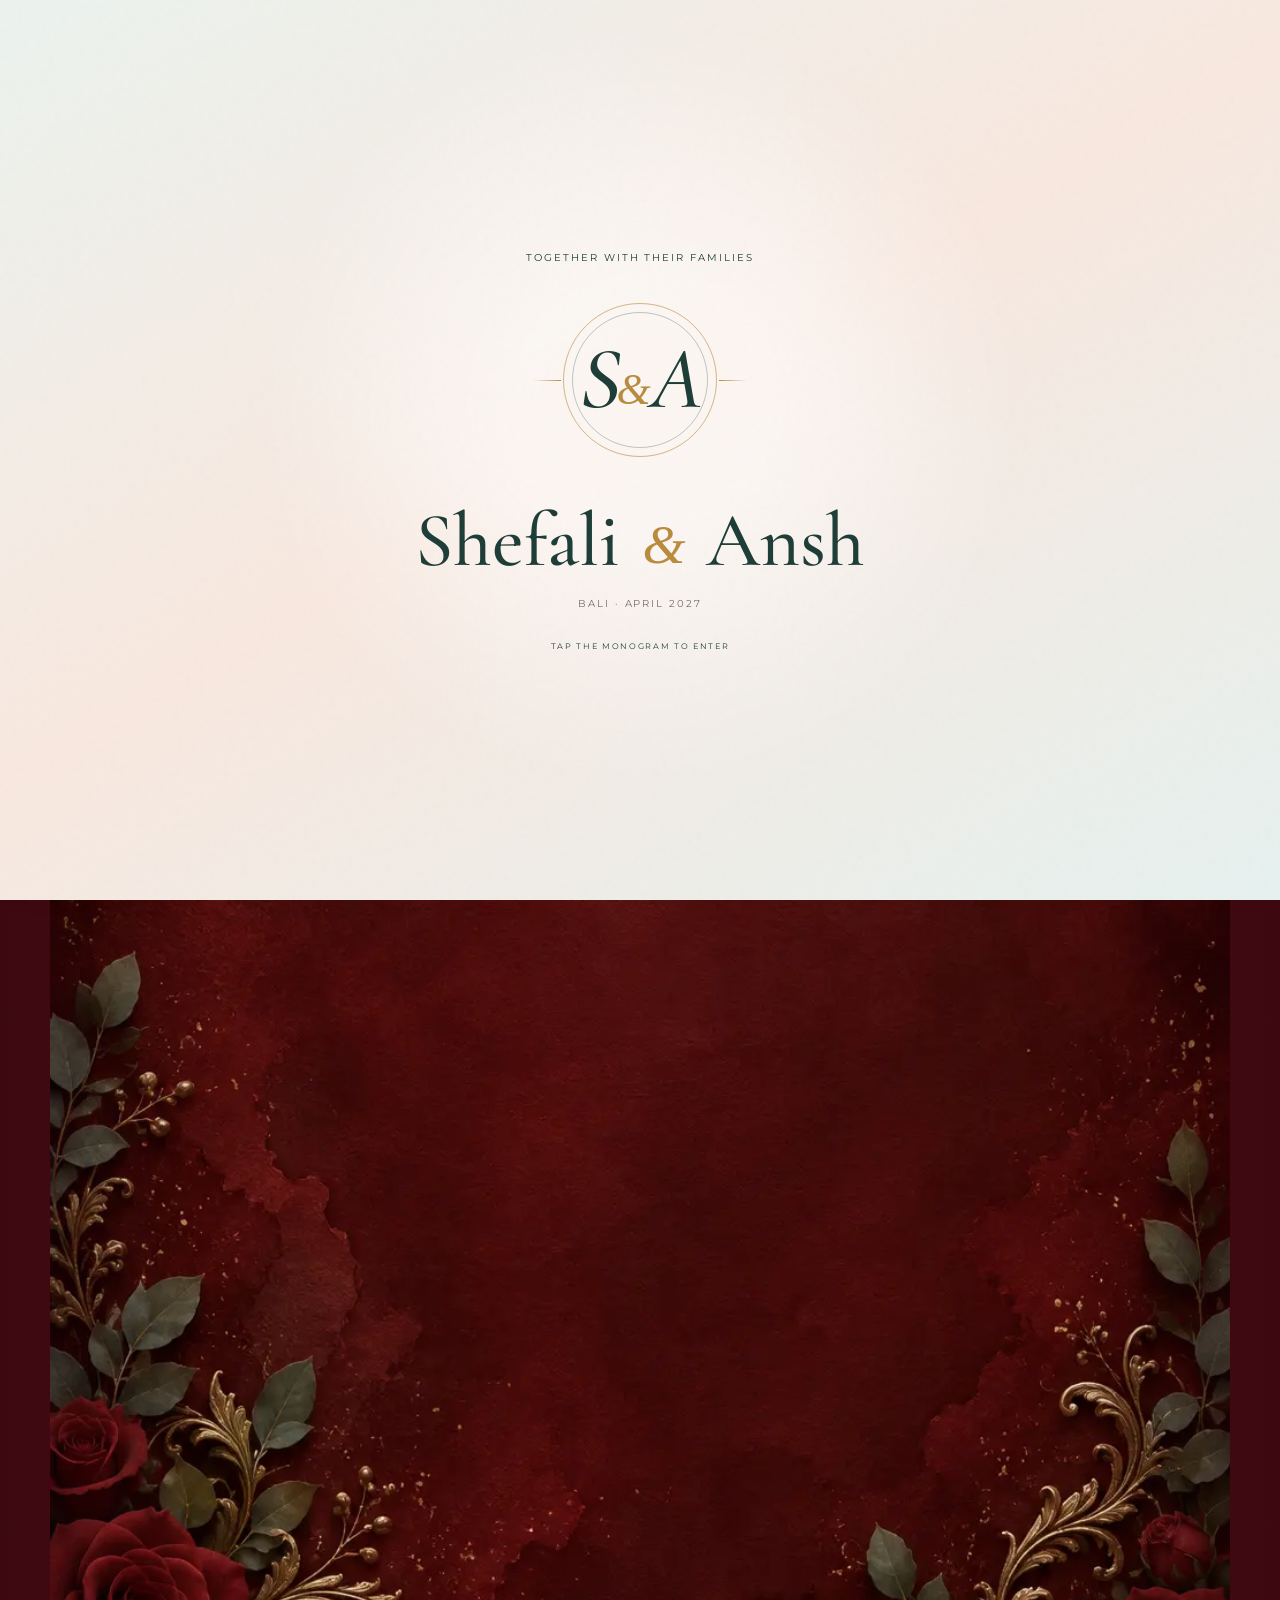
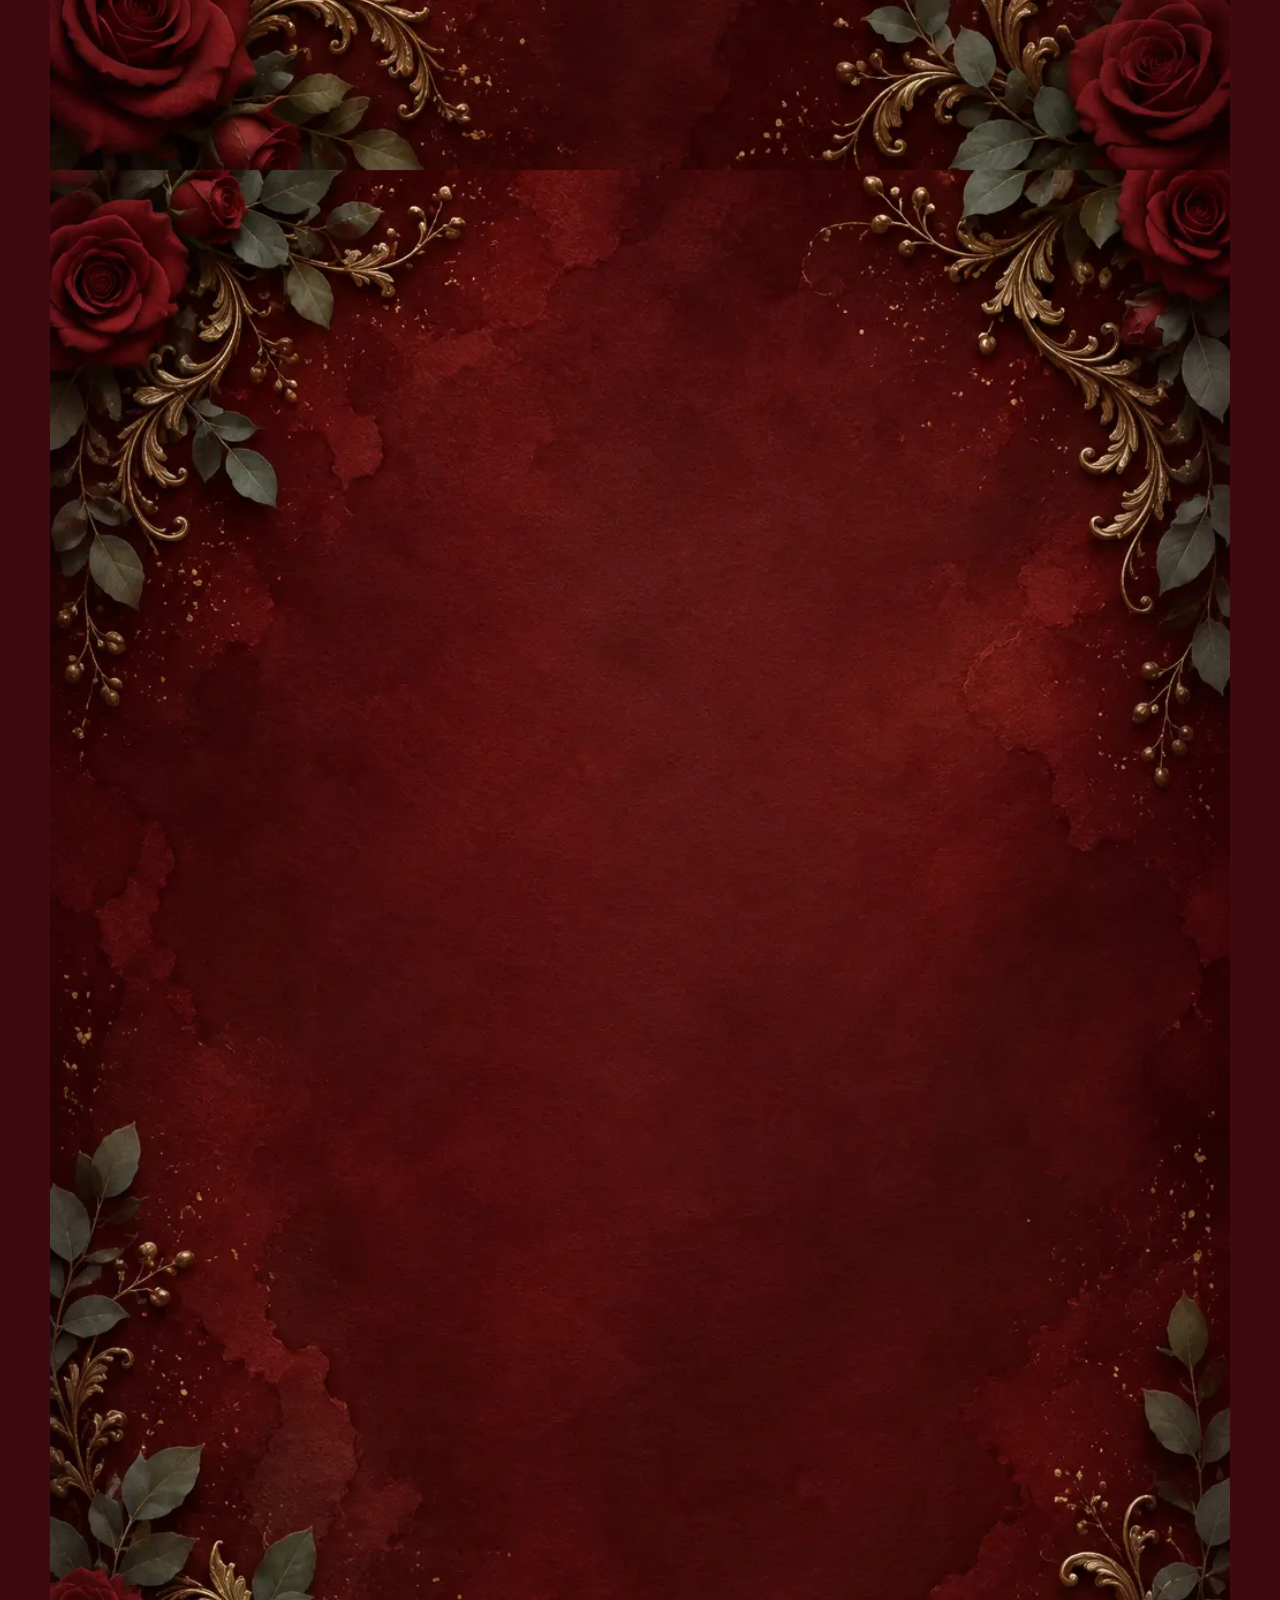
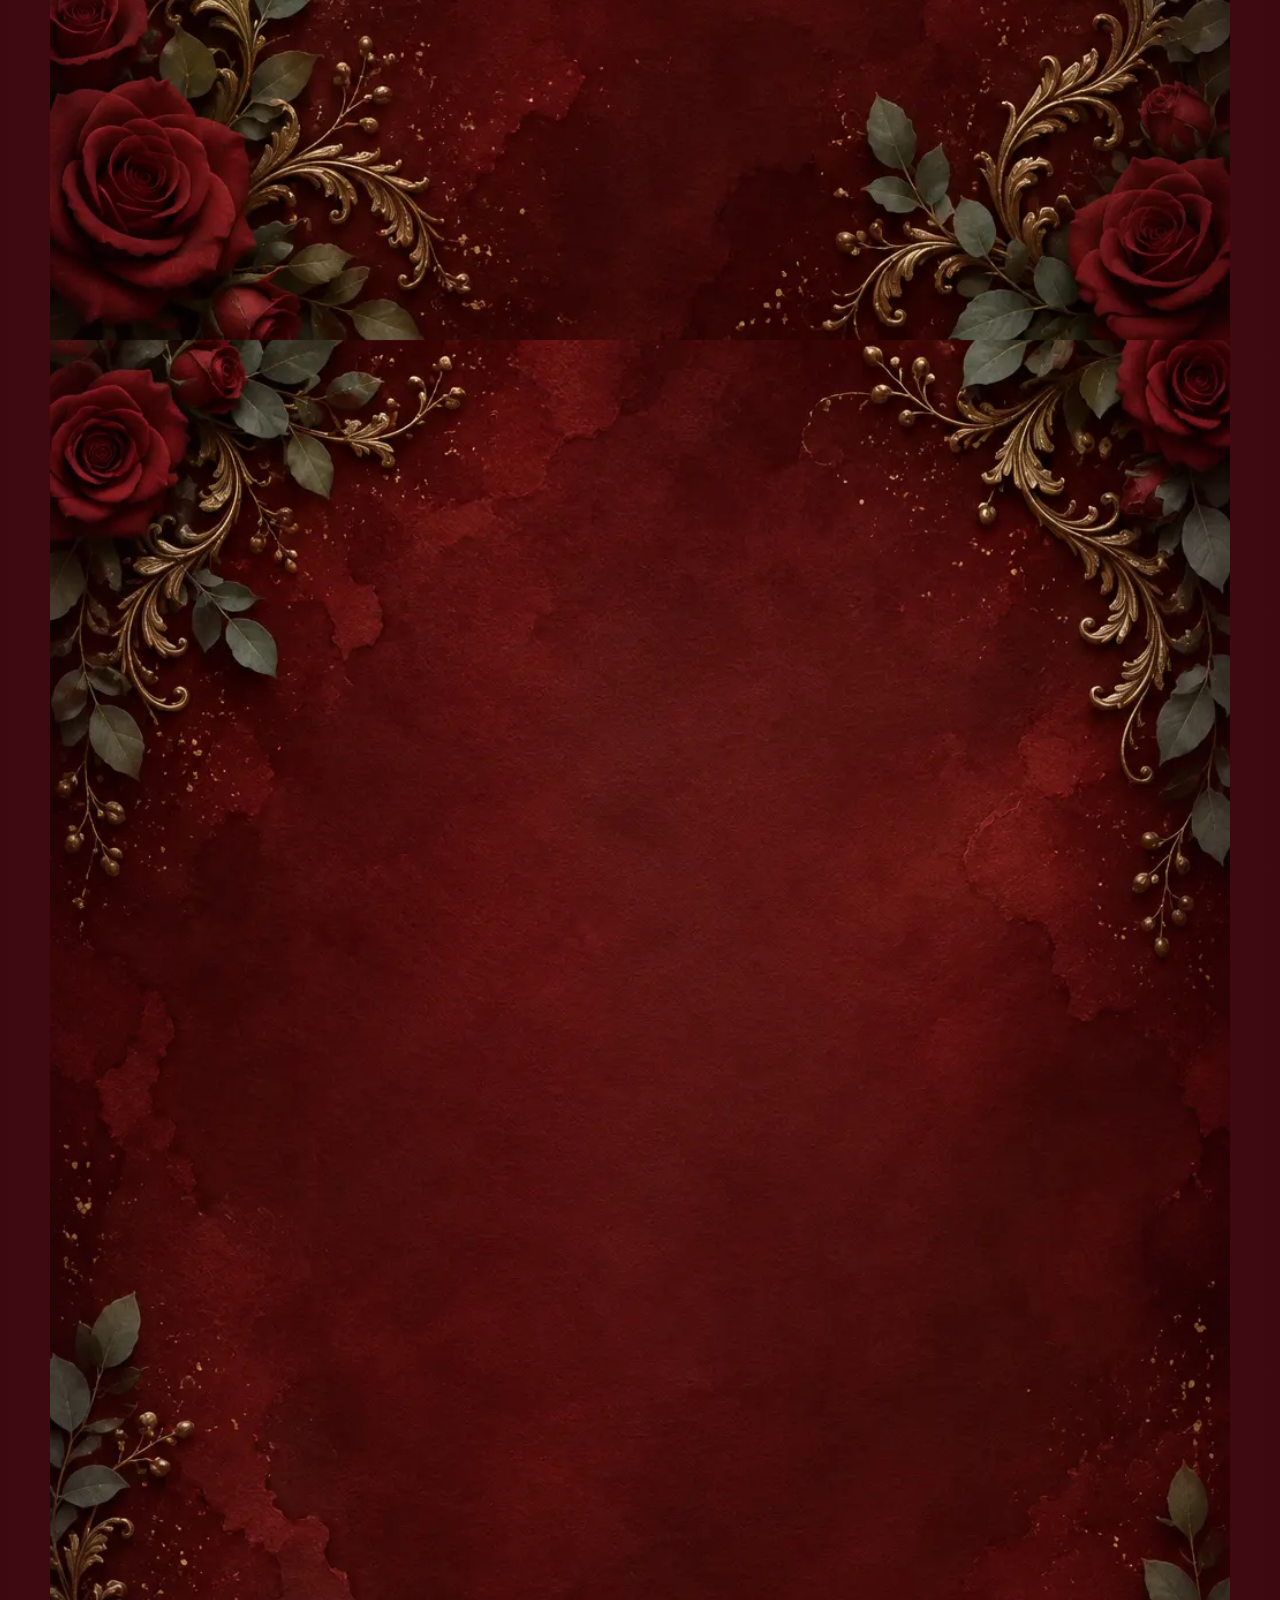
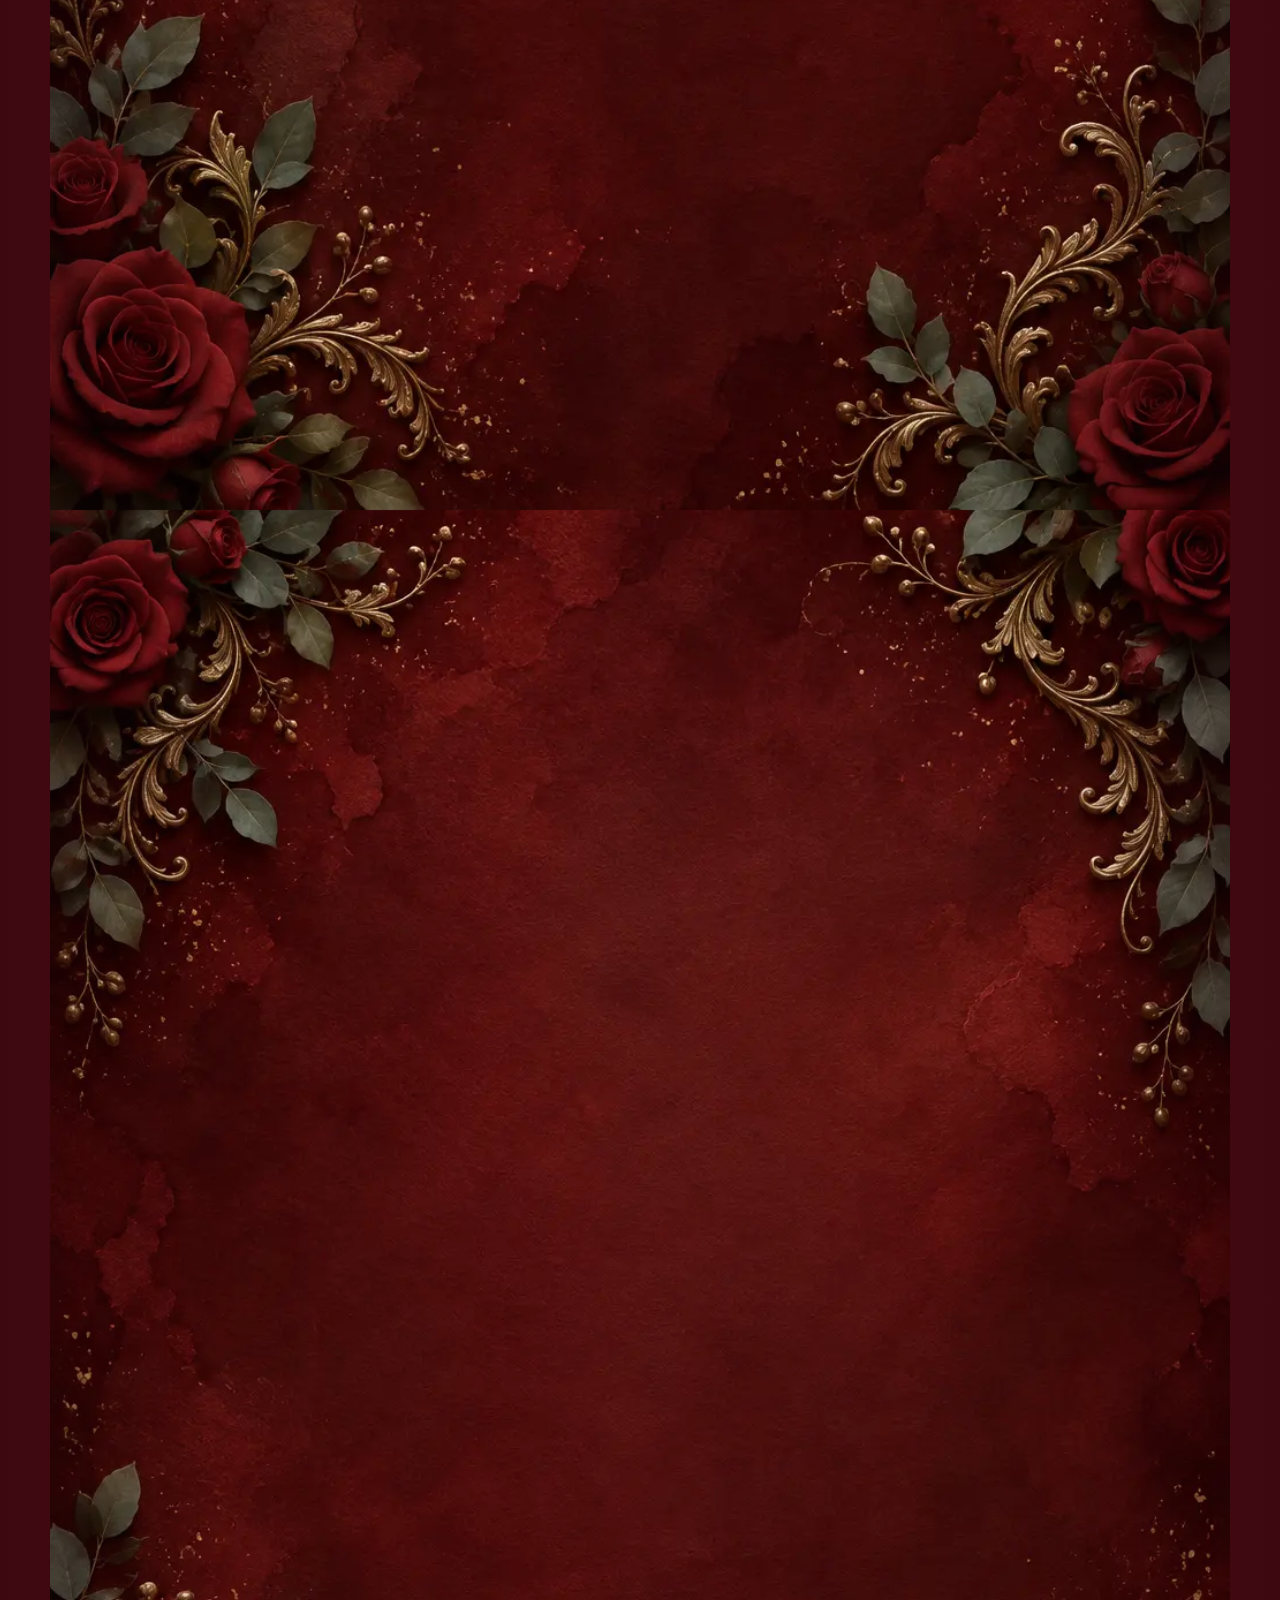
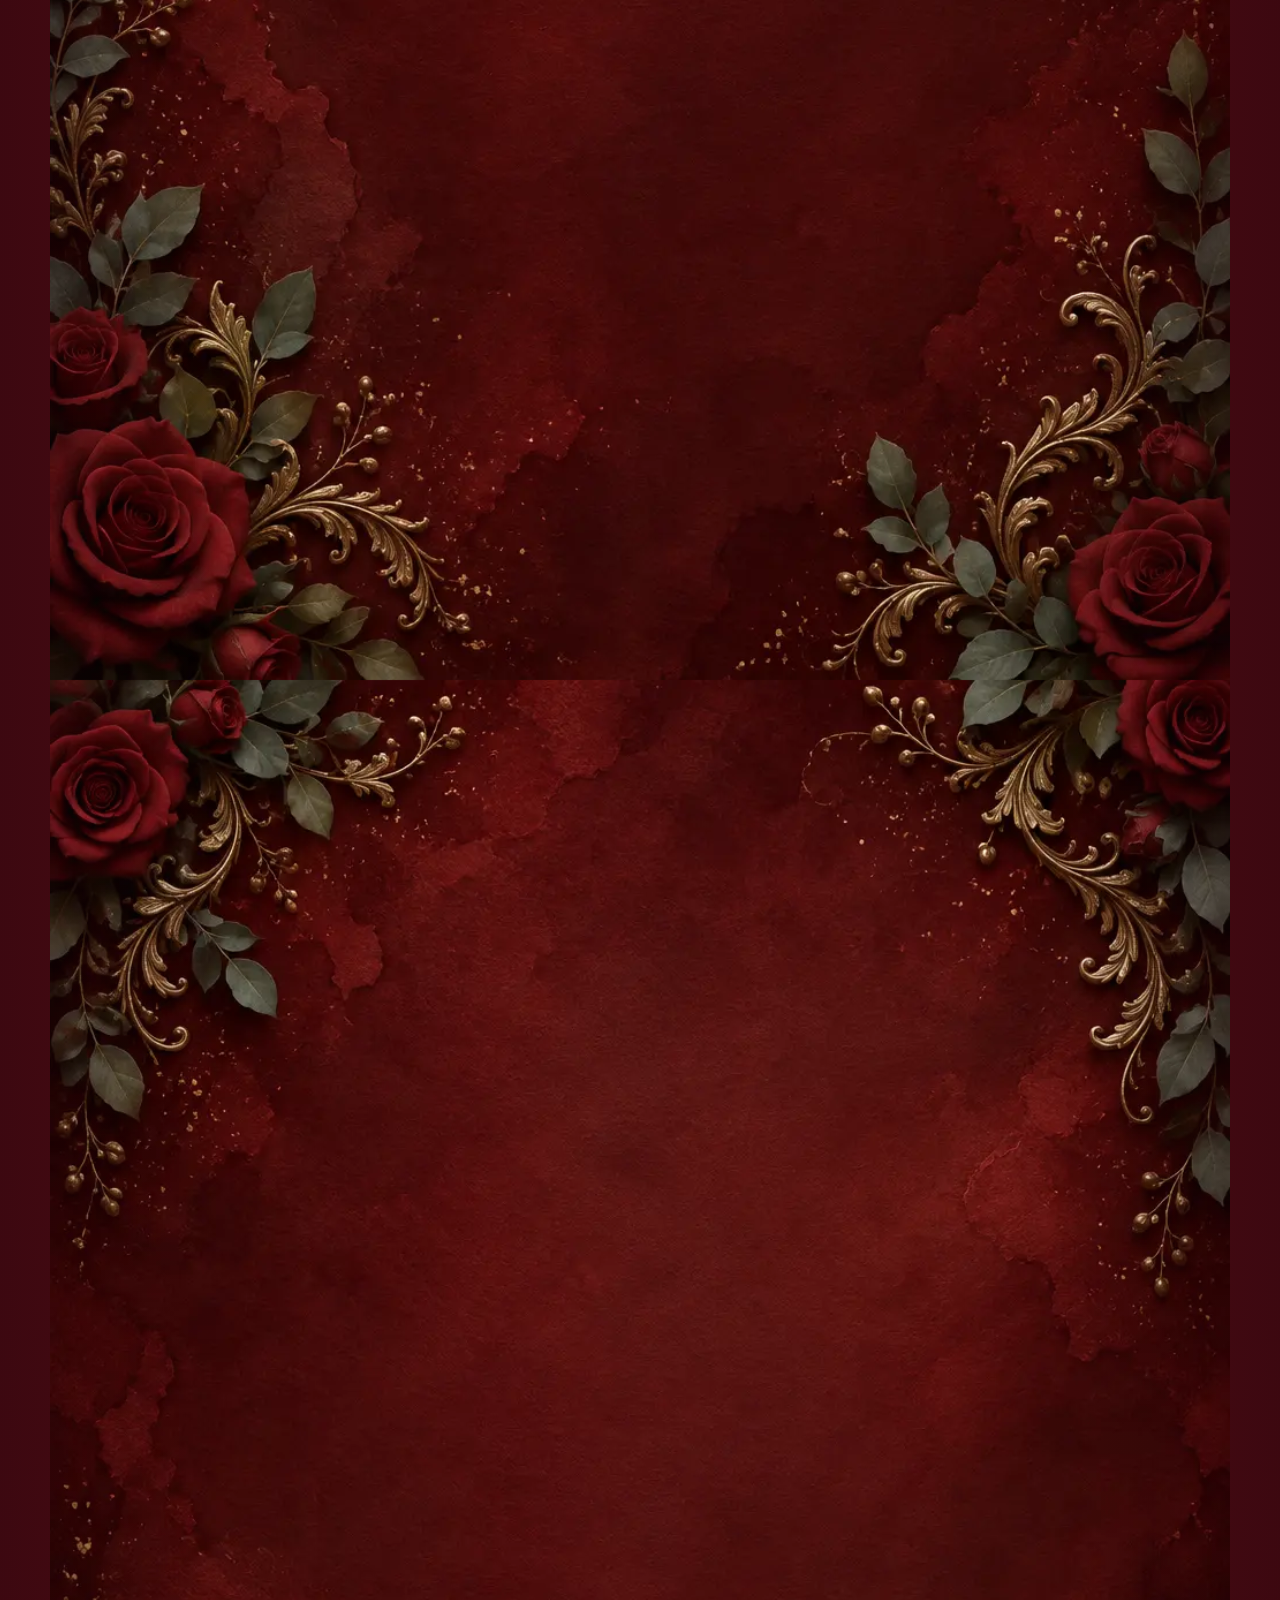
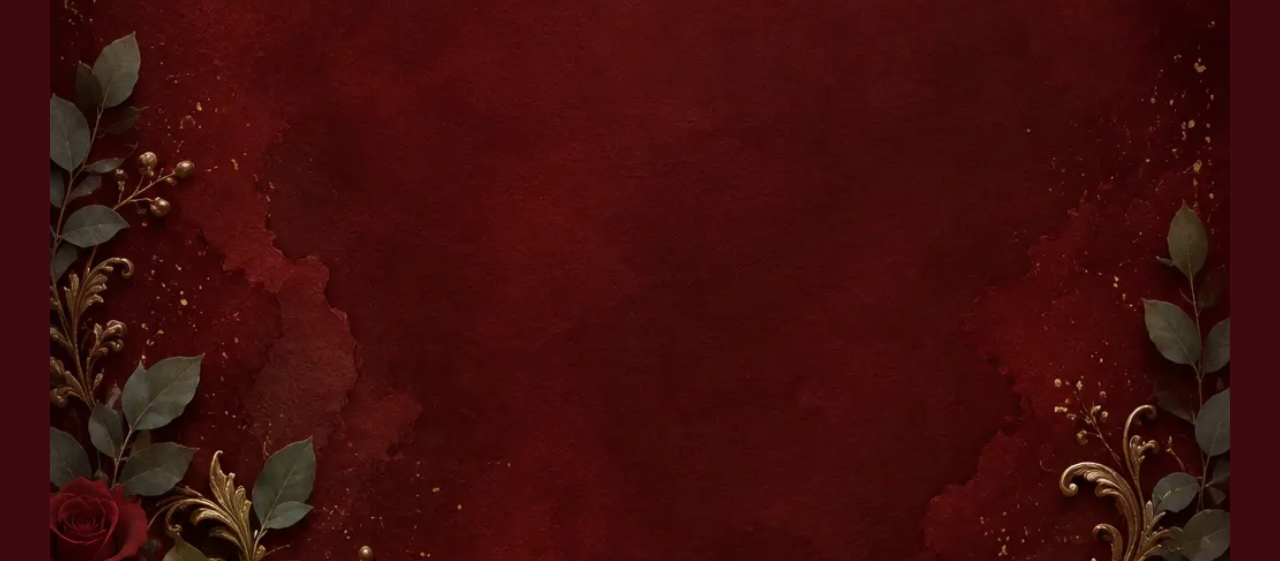
<file: invitation-7c9e4b/index.html>
<!doctype html>
<html lang="en">
<head>
  <meta charset="utf-8">
  <meta name="viewport" content="width=device-width,initial-scale=1,viewport-fit=cover">
  <meta name="theme-color" content="#f6eee5">
  <title>Shefali &amp; Ansh | Bali 2027</title>
  <meta name="description" content="The wedding celebration of Shefali and Ansh at Grand Hyatt Bali, 9–11 April 2027.">
  <link rel="preconnect" href="https://fonts.googleapis.com">
  <link rel="preconnect" href="https://fonts.gstatic.com" crossorigin>
  <link href="https://fonts.googleapis.com/css2?family=Cormorant+Garamond:ital,wght@0,400;0,500;0,600;1,400;1,500&family=Great+Vibes&family=Italiana&family=Montserrat:wght@300;400;500&display=swap" rel="stylesheet">
  <link rel="stylesheet" href="style.css?v=royal-hero-1">
</head>
<body class="locked">
  <div class="paper-grain" aria-hidden="true"></div>

  <section class="gate" id="gate" aria-label="Open wedding invitation">
    <div class="gate-wash"></div>
    <div class="gate-content">
      <p class="gate-kicker">Together with their families</p>
      <button class="monogram-button" id="open-invitation" type="button" aria-label="Open Shefali and Ansh's invitation">
        <span class="monogram-letters signature-mark">S<span class="name-amp">&amp;</span>A</span>
        <span class="monogram-ring"></span>
      </button>
      <h1>Shefali <i class="name-amp">&amp;</i> Ansh</h1>
      <p class="gate-date">Bali · April 2027</p>
      <p class="tap-note">Tap the monogram to enter</p>
    </div>
  </section>

  <main id="invitation" aria-hidden="true">
    <section class="hero panel">
      <div class="hero-sky"></div>
      <div class="hero-copy reveal">
        <p class="script-small">The wedding celebration of</p>
        <h2>Shefali <span class="name-amp">&amp;</span> Ansh</h2>
        <p class="hero-line">Two hearts · one promise · a lifetime</p>
      </div>
      <div class="couple-photo reveal" aria-label="Shefali and Ansh holding hands at a tropical resort"></div>
      <p class="hero-invite reveal">Join us in Bali as we begin our forever, surrounded by the people who mean the most.</p>
      <button class="scroll-prompt" data-scroll="#save-date" type="button">Discover our celebration <span>↓</span></button>
    </section>

    <section class="save-date section" id="save-date">
      <p class="section-kicker reveal">Save our date</p>
      <div class="scratch-card reveal" id="scratch-card">
        <div class="scratch-reveal">
          <span>9th — 11th</span>
          <strong>April 2027</strong>
          <small>Grand Hyatt Bali · Nusa Dua</small>
        </div>
        <canvas id="scratch-canvas" aria-label="Scratch to reveal the wedding date"></canvas>
        <p class="scratch-hint" id="scratch-hint">Scratch to reveal</p>
      </div>

      <div class="countdown reveal" id="countdown" aria-label="Countdown to the celebration">
        <div><strong id="cd-days">000</strong><span>Days</span></div>
        <div><strong id="cd-hours">00</strong><span>Hours</span></div>
        <div><strong id="cd-mins">00</strong><span>Minutes</span></div>
        <div><strong id="cd-secs">00</strong><span>Seconds</span></div>
      </div>
    </section>

    <section class="schedule section" id="events">
      <p class="section-kicker reveal">Event schedule</p>
      <h2 class="section-heading reveal">Two days in paradise</h2>
      <p class="section-intro reveal">Colour, music, tradition and one unforgettable celebration by the sea.</p>

      <article class="event-card mehendi reveal">
        <div class="event-art"><span class="lantern l1"></span><span class="lantern l2"></span><span class="stage"></span></div>
        <div class="event-copy">
          <p class="event-day">Friday · 9th April</p>
          <h3>Mehendi <i>&amp;</i> Sangeet</h3>
          <div class="event-rule"></div>
          <p>7 PM — 12 AM</p>
          <p>Grand Hyatt Bali</p>
          <p class="event-venue">Venue: Karangasem Ballroom</p>
          <p class="event-dress"><span>Dress code: Vibrant tones,</span><span>dazzling shimmer &amp;</span><span>Bollywood drama</span></p>
        </div>
      </article>

      <article class="event-card haldi reveal">
        <div class="event-art" aria-hidden="true"></div>
        <div class="event-copy">
          <p class="event-day">Saturday · 10th April</p>
          <h3>Haldi</h3>
          <div class="event-rule"></div>
          <p>11 AM — 2 PM</p>
          <p>Grand Hyatt Bali</p>
          <p class="event-venue">Venue: Watercourt</p>
          <p class="event-dress"><span>Dress code: Think sunshine,</span><span>marigolds &amp; greenery</span></p>
        </div>
      </article>

      <article class="event-card wedding reveal">
        <div class="event-art"><span class="mandap"></span><span class="floral f1"></span><span class="floral f2"></span></div>
        <div class="event-copy">
          <p class="event-day">Saturday · 10th April</p>
          <h3>Wedding</h3>
          <div class="event-rule"></div>
          <p>Baraat: 3 PM — 4 PM</p>
          <p>Wedding Ceremony: 4 PM — 7 PM</p>
          <p class="event-venue">Venue: Beach</p>
          <p class="event-dress">Dress code: Pastel hues &amp; Indian-fusion silhouettes</p>
        </div>
      </article>

      <article class="event-card dinner reveal">
        <div class="event-art"><span class="lights"></span><span class="table"></span></div>
        <div class="event-copy">
          <p class="event-day">Saturday · 10th April</p>
          <h3>Wedding Soirée</h3>
          <div class="event-rule"></div>
          <p>7 PM — 10 PM</p>
          <p>Grand Hyatt Bali</p>
          <p class="event-venue">Venue: Coconut Garden</p>
        </div>
      </article>

    </section>

    <section class="venue section" id="venue">
      <div class="venue-photo" role="img" aria-label="Grand Hyatt Bali resort"></div>
      <div class="venue-card reveal">
        <p class="section-kicker">Where we celebrate</p>
        <h2>Grand Hyatt Bali</h2>
        <p>Kawasan Wisata Nusa Dua BTDC<br>Nusa Dua, Bali 80363, Indonesia</p>
        <a class="gold-button" href="https://www.google.com/maps/search/?api=1&amp;query=Grand+Hyatt+Bali+Nusa+Dua" target="_blank" rel="noopener">Open in Google Maps</a>
      </div>
    </section>

    <section class="rsvp section" id="rsvp">
      <div class="rsvp-card reveal">
        <p class="section-kicker">Your reply</p>
        <h2>RSVP</h2>
        <p class="rsvp-intro">We would be pleased to have you at our wedding.</p>
        <p class="rsvp-deadline">Kindly RSVP by 15th November 2026</p>

        <form class="rsvp-form" id="rsvp-form" novalidate>
          <label for="rsvp-name">Name</label>
          <input id="rsvp-name" name="name" type="text" autocomplete="name" required>

          <label for="rsvp-guests">Number of guests</label>
          <input id="rsvp-guests" name="guests" type="number" min="1" max="20" inputmode="numeric" required>

          <fieldset>
            <legend>Will you be attending?</legend>
            <label class="rsvp-choice"><input type="radio" name="attendance" value="Yes" required><span>Accepts with pleasure</span></label>
            <label class="rsvp-choice"><input type="radio" name="attendance" value="No" required><span>Declines with regret</span></label>
          </fieldset>

          <label for="rsvp-requirements">Dietary or other requirements</label>
          <textarea id="rsvp-requirements" name="requirements" rows="4" placeholder="Please tell us about allergies, dietary needs, accessibility, or anything else we should know."></textarea>

          <input class="rsvp-trap" name="website" type="text" tabindex="-1" autocomplete="off" aria-hidden="true">
          <button class="rsvp-submit" type="submit">Send RSVP</button>
          <p class="rsvp-status" id="rsvp-status" role="status" aria-live="polite"></p>
        </form>
      </div>
    </section>

    <footer class="closing section">
      <div class="closing-monogram signature-mark">S<span class="name-amp">&amp;</span>A</div>
      <p>With love</p>
      <h2>Shefali <span class="name-amp">&amp;</span> Ansh</h2>
      <small>We cannot wait to celebrate with you in Bali.</small>
    </footer>
  </main>

  <button class="rsvp-tab" data-scroll="#rsvp" type="button">RSVP</button>

  <div class="falling-petals site-petals" id="falling-petals" aria-hidden="true"></div>

  <div class="peacock-companion" id="peacock-companion" aria-hidden="true">
    <img class="peacock-body" src="assts/peacock-v1.webp" alt="">
    <img class="peacock-head" src="assts/peacock-v1.webp" alt="">
    <span class="peacock-glow"></span>
  </div>

  <button class="music-toggle" id="music-toggle" type="button" aria-label="Pause music"><span>♪</span></button>
  <audio id="wedding-music" preload="auto"><source src="assts/wedding-song.mp3" type="audio/mpeg"></audio>
  <script src="script.js?v=event-polish-4"></script>
</body>
</html>
</file>
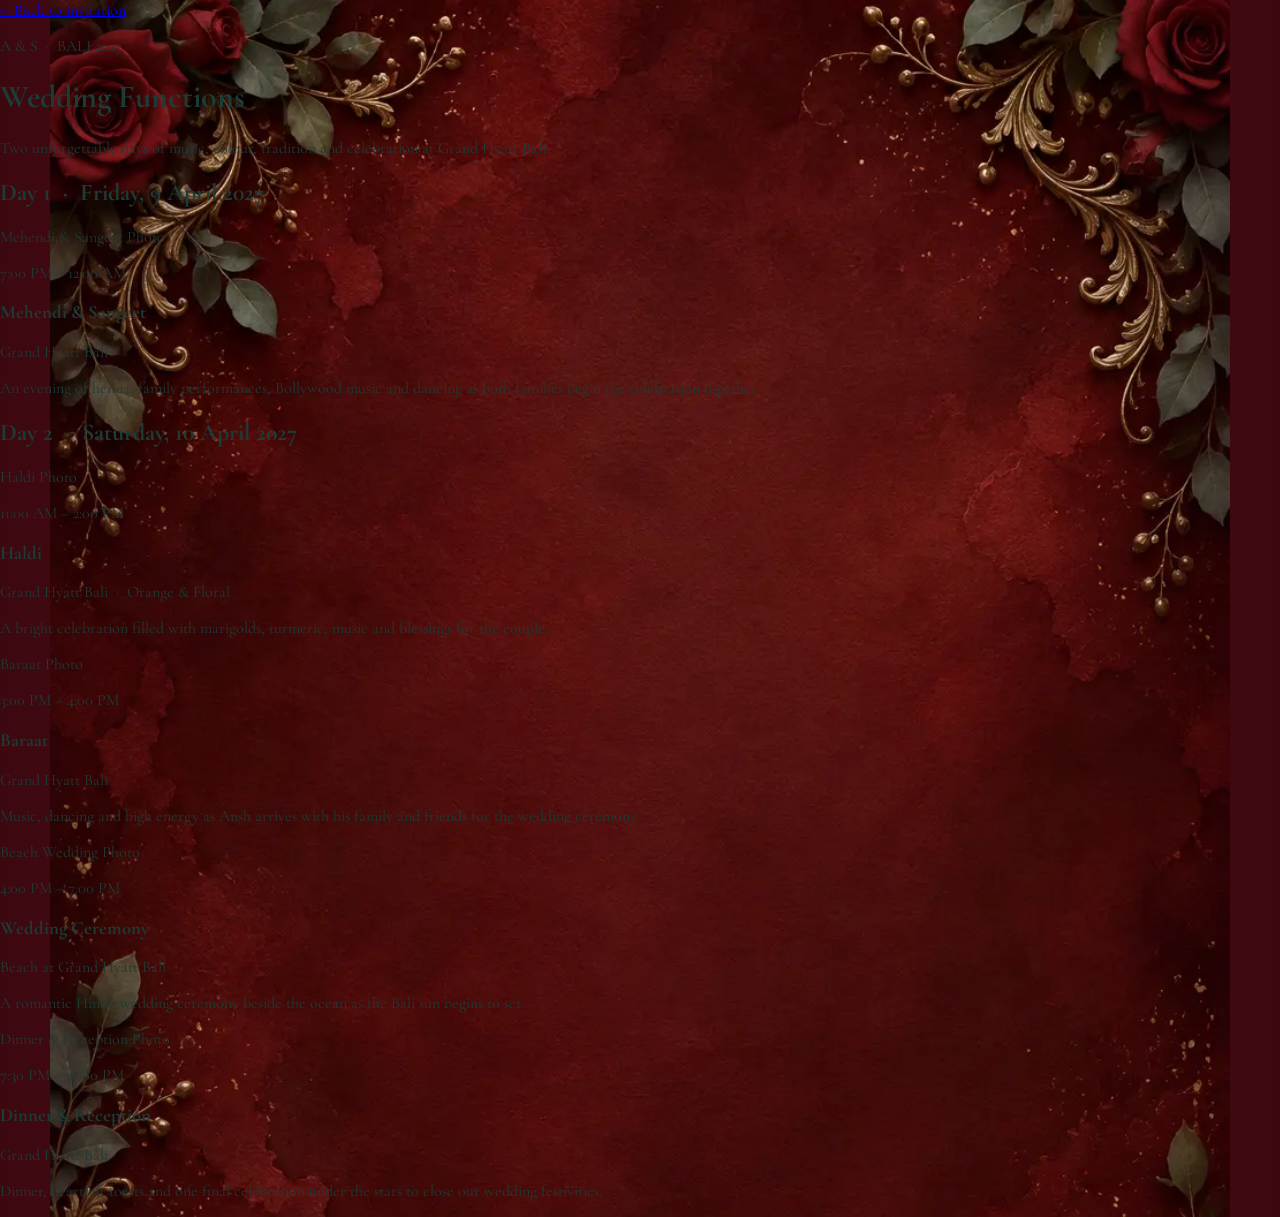
<file: funbctions.html>
<!DOCTYPE html>
<html lang="en">
<head>
  <meta charset="UTF-8">
  <meta name="viewport" content="width=device-width, initial-scale=1.0">
  <title>Wedding Functions | Ansh & Shefali</title>
  <meta name="description" content="Wedding functions and schedule for Ansh and Shefali in Bali.">
  <link rel="preconnect" href="https://fonts.googleapis.com">
  <link rel="preconnect" href="https://fonts.gstatic.com" crossorigin>
  <link href="https://fonts.googleapis.com/css2?family=Cormorant+Garamond:ital,wght@0,400;0,600;1,400&family=Playfair+Display:wght@400;500;600&family=Montserrat:wght@400;500;600&display=swap" rel="stylesheet">
  <link rel="stylesheet" href="style.css">
</head>
<body class="inner-page">
  <header class="inner-hero">
    <div class="stars-bg"></div>
    <div class="inner-hero-content">
      <a class="back-link" href="index.html">&larr; Back to invitation</a>
      <p class="inner-monogram">A &amp; S &nbsp;&middot;&nbsp; BALI 2027</p>
      <h1 class="inner-title">Wedding Functions</h1>
      <p class="inner-subtitle">Two unforgettable days of music, colour, tradition and celebration at Grand Hyatt Bali.</p>
    </div>
  </header>

  <main class="schedule-wrap">
    <h2 class="day-heading">Day 1 &nbsp;&middot;&nbsp; Friday, 9 April 2027</h2>
    <article class="function-card sangeet">
      <div class="function-photo">Mehendi &amp; Sangeet Photo</div>
      <div class="function-copy">
        <p class="function-kicker">7:00 PM &ndash; 12:00 AM</p>
        <h3 class="function-name">Mehendi &amp; Sangeet</h3>
        <p class="function-time">Grand Hyatt Bali</p>
        <p class="function-description">An evening of henna, family performances, Bollywood music and dancing as both families begin the celebration together.</p>
      </div>
    </article>

    <h2 class="day-heading">Day 2 &nbsp;&middot;&nbsp; Saturday, 10 April 2027</h2>
    <article class="function-card haldi">
      <div class="function-photo">Haldi Photo</div>
      <div class="function-copy">
        <p class="function-kicker">11:00 AM &ndash; 2:00 PM</p>
        <h3 class="function-name">Haldi</h3>
        <p class="function-time">Grand Hyatt Bali &nbsp;&middot;&nbsp; Orange &amp; Floral</p>
        <p class="function-description">A bright celebration filled with marigolds, turmeric, music and blessings for the couple.</p>
      </div>
    </article>

    <article class="function-card baraat">
      <div class="function-photo">Baraat Photo</div>
      <div class="function-copy">
        <p class="function-kicker">3:00 PM &ndash; 4:00 PM</p>
        <h3 class="function-name">Baraat</h3>
        <p class="function-time">Grand Hyatt Bali</p>
        <p class="function-description">Music, dancing and high energy as Ansh arrives with his family and friends for the wedding ceremony.</p>
      </div>
    </article>

    <article class="function-card wedding">
      <div class="function-photo">Beach Wedding Photo</div>
      <div class="function-copy">
        <p class="function-kicker">4:00 PM &ndash; 7:00 PM</p>
        <h3 class="function-name">Wedding Ceremony</h3>
        <p class="function-time">Beach at Grand Hyatt Bali</p>
        <p class="function-description">A romantic Hindu wedding ceremony beside the ocean as the Bali sun begins to set.</p>
      </div>
    </article>

    <article class="function-card dinner">
      <div class="function-photo">Dinner &amp; Reception Photo</div>
      <div class="function-copy">
        <p class="function-kicker">7:30 PM &ndash; 10:00 PM</p>
        <h3 class="function-name">Dinner &amp; Reception</h3>
        <p class="function-time">Grand Hyatt Bali</p>
        <p class="function-description">Dinner, heartfelt toasts and one final celebration under the stars to close our wedding festivities.</p>
      </div>
    </article>
  </main>
</body>
</html>
</file>
<file: style.css>
:root{--ink:#1d3c36;--sage:#728f82;--gold:#b98b3d;--cream:#fbf6ef;--blush:#efd7cf;--paper:#f7eee5;--display:"Italiana",serif;--serif:"Cormorant Garamond",serif;--sans:"Montserrat",sans-serif}
*{box-sizing:border-box}html{scroll-behavior:smooth}body{margin:0;background:var(--paper);color:var(--ink);font-family:var(--serif);overflow-x:hidden}body.locked{overflow:hidden}button,a{-webkit-tap-highlight-color:transparent}.paper-grain{position:fixed;inset:0;z-index:9999;pointer-events:none;opacity:.12;background-image:url("data:image/svg+xml,%3Csvg viewBox='0 0 180 180' xmlns='http://www.w3.org/2000/svg'%3E%3Cfilter id='n'%3E%3CfeTurbulence type='fractalNoise' baseFrequency='.8' numOctaves='3' stitchTiles='stitch'/%3E%3C/filter%3E%3Crect width='100%25' height='100%25' filter='url(%23n)' opacity='.24'/%3E%3C/svg%3E")}
.gate{position:fixed;inset:0;z-index:9000;display:grid;place-items:center;min-height:100svh;background:linear-gradient(150deg,#ecf3ef 0%,#f8e8df 48%,#e6f1ef 100%);transition:opacity 1s ease,visibility 1s}.gate::before,.gate::after{content:"";position:absolute;width:43vw;height:65vh;opacity:.4;background:radial-gradient(ellipse at bottom,#648b79 0 4%,transparent 5%),linear-gradient(78deg,transparent 48%,#698c7c 49% 51%,transparent 52%);filter:blur(.2px)}.gate::before{left:-19vw;bottom:-25vh;transform:rotate(18deg)}.gate::after{right:-19vw;top:-25vh;transform:rotate(198deg)}.gate.opened{opacity:0;visibility:hidden;pointer-events:none}.gate-wash{position:absolute;inset:0;background:radial-gradient(circle at 50% 45%,#fff9 0 16%,transparent 48%)}.gate-content{position:relative;text-align:center;padding:2rem;animation:gateIn 1.4s ease both}.gate-kicker,.gate-date,.tap-note{font-family:var(--sans);text-transform:uppercase;letter-spacing:.2em;font-size:.62rem}.gate-kicker{margin-bottom:2rem}.gate h1{font:500 clamp(2.5rem,8vw,4.8rem) var(--serif);margin:1.6rem 0 .2rem}.gate h1 i{font-weight:400;color:var(--gold)}.gate-date{color:#776e66}.tap-note{margin-top:2rem;font-size:.52rem;animation:pulse 1.8s infinite}.monogram-button{position:relative;width:170px;height:170px;border:0;background:transparent;color:var(--ink);cursor:pointer;font:400 6rem var(--serif)}.monogram-button span:not(.monogram-ring){position:absolute;top:50%;transform:translateY(-52%)}.monogram-a{left:30px}.monogram-s{right:28px}.monogram-amp{left:50%;font-size:2rem;color:var(--gold);transform:translate(-50%,-45%)!important}.monogram-ring{position:absolute;inset:8px;border:1px solid #b98b3d99;border-radius:50%;transition:transform .5s}.monogram-ring::after{content:"";position:absolute;inset:8px;border:1px solid #1d3c3644;border-radius:50%}.monogram-button:hover .monogram-ring{transform:rotate(20deg) scale(1.04)}
#invitation{opacity:0;transition:opacity 1s ease}#invitation.visible{opacity:1}.panel{min-height:100svh;position:relative;overflow:hidden}.hero{display:flex;align-items:flex-start;justify-content:center;text-align:center;background:linear-gradient(#dcece9 0 40%,#83c8d4 40% 62%,#f3d6b6 62% 100%)}.hero-sky{position:absolute;inset:0;background:radial-gradient(circle at 78% 13%,#fffbd5 0 4%,transparent 5%),linear-gradient(178deg,transparent 0 39%,#fff8 40%,transparent 42%),radial-gradient(ellipse at 30% 58%,#fff8 0 4%,transparent 5%);opacity:.8}.hero::after{content:"";position:absolute;left:-10%;right:-10%;bottom:25%;height:11%;background:repeating-radial-gradient(ellipse at 50% 100%,#fff 0 2px,transparent 3px 10px);opacity:.55}.hero-copy{position:relative;z-index:2;padding:9vh 1rem 0}.script-small{font:italic 1.15rem var(--serif);letter-spacing:.04em}.hero h2{margin:.25rem 0;font:400 clamp(3.2rem,13vw,6.5rem) var(--serif)}.hero h2 span{color:var(--gold);font-style:italic}.hero-line{font:400 .66rem var(--sans);letter-spacing:.17em;text-transform:uppercase}.couple-photo{position:absolute;z-index:2;left:50%;bottom:-2%;width:min(88vw,520px);height:55%;transform:translateX(-50%);background:url("assts/DSC07613.webp") center 42%/cover no-repeat;border-radius:48% 48% 0 0;box-shadow:0 -16px 60px #fff7}.hero-palms{position:absolute;z-index:1;bottom:25%;font-size:42vw;color:#416b57;opacity:.55;transform:rotate(-14deg)}.palms-left{left:-8%}.palms-right{right:-8%;transform:scaleX(-1) rotate(-14deg)}.scroll-prompt{position:absolute;z-index:4;bottom:1.2rem;border:0;background:#f8f1e9dc;padding:.8rem 1.1rem;border-radius:2rem;color:var(--ink);font:500 .58rem var(--sans);letter-spacing:.12em;text-transform:uppercase;box-shadow:0 5px 20px #173a3025}.scroll-prompt span{margin-left:.5rem}
.section{position:relative;padding:clamp(5rem,12vw,8rem) max(1.2rem,calc((100vw - 940px)/2))}.section-kicker{text-align:center;margin:0 0 .8rem;color:var(--gold);font:500 .62rem var(--sans);letter-spacing:.22em;text-transform:uppercase}.section-heading{text-align:center;margin:.1rem 0;font:500 clamp(2.6rem,8vw,4.5rem) var(--serif)}.section-intro{max-width:520px;margin:.8rem auto 3rem;text-align:center;font-size:1.15rem;color:#5d6d68}.save-date{background:linear-gradient(135deg,#fbf4ec,#f1dfd7);text-align:center}.save-date::before{content:"✦";display:block;color:#c6a05d;font-size:1.3rem;margin-bottom:1rem}.scratch-card{position:relative;width:min(100%,620px);height:clamp(210px,45vw,280px);margin:2rem auto 3rem;border-radius:14px;overflow:hidden;box-shadow:0 20px 60px #6f4c3524;background:#fff}.scratch-reveal{position:absolute;inset:0;display:flex;flex-direction:column;align-items:center;justify-content:center;background:radial-gradient(circle at 20% 30%,#f2c7ca 0 2%,transparent 3%),radial-gradient(circle at 80% 72%,#c9a855 0 2%,transparent 3%),linear-gradient(140deg,#c3ebef,#f9cbbd);color:#20483f}.scratch-reveal span{font:italic clamp(2.4rem,9vw,4.5rem) var(--serif)}.scratch-reveal strong{font:500 clamp(2rem,7vw,3.4rem) var(--display);letter-spacing:.04em}.scratch-reveal small{margin-top:1rem;font:500 .58rem var(--sans);letter-spacing:.15em;text-transform:uppercase}.scratch-card canvas{position:absolute;inset:0;width:100%;height:100%;touch-action:none;cursor:crosshair;transition:opacity .6s}.scratch-card.done canvas{opacity:0;pointer-events:none}.scratch-hint{position:absolute;left:50%;bottom:1rem;transform:translateX(-50%);z-index:2;margin:0;padding:.45rem .8rem;background:#fff9;border-radius:2rem;font:500 .54rem var(--sans);letter-spacing:.13em;text-transform:uppercase;pointer-events:none;transition:opacity .3s}.scratch-card.engaged .scratch-hint{opacity:0}.countdown{display:grid;grid-template-columns:repeat(4,1fr);width:min(100%,650px);margin:auto;border-top:1px solid #b98b3d55;border-bottom:1px solid #b98b3d55;padding:1.2rem 0}.countdown div{display:flex;flex-direction:column;border-right:1px solid #b98b3d44}.countdown div:last-child{border:0}.countdown strong{font:500 clamp(1.7rem,6vw,3rem) var(--serif)}.countdown span{font:500 .48rem var(--sans);letter-spacing:.14em;text-transform:uppercase}
.schedule{background:#f8f2ea}.event-card{display:grid;grid-template-columns:1.08fr .92fr;min-height:430px;width:min(100%,850px);margin:2rem auto 3rem;border-radius:18px;overflow:hidden;background:#fff;box-shadow:0 20px 50px #31423818}.event-card:nth-of-type(even) .event-art{order:2}.event-art{position:relative;overflow:hidden;min-height:330px}.event-copy{display:flex;flex-direction:column;justify-content:center;align-items:center;padding:2.6rem 2rem;text-align:center;color:#fff}.event-day{font:500 .57rem var(--sans);letter-spacing:.17em;text-transform:uppercase}.event-copy h3{font:500 clamp(2.5rem,7vw,4rem) var(--serif);margin:.4rem 0}.event-copy h3 i{font-weight:400}.event-copy>p:not(.event-day){margin:.2rem 0;font-size:1rem}.event-copy small{max-width:270px;margin-top:1rem;font-size:.9rem;line-height:1.4;opacity:.85}.event-rule{width:35px;height:1px;background:#e8c477;margin:0 0 1rem}.mehendi .event-copy{background:linear-gradient(155deg,#253d3a,#0f252a)}.mehendi .event-art{background:radial-gradient(circle at 50% 25%,#f6d790 0 2%,transparent 3%),linear-gradient(180deg,#536876,#202b3c 60%,#172023)}.haldi .event-copy{background:linear-gradient(155deg,#db8b2e,#a44b27)}.haldi .event-art{background:linear-gradient(180deg,#f8ddb1,#e9ab47 62%,#b26027)}.wedding .event-copy{background:linear-gradient(155deg,#384d72,#251f4f)}.wedding .event-art{background:linear-gradient(180deg,#d8e9ed 0 48%,#72bfc9 49% 66%,#efd5ae 67%)}.dinner .event-copy{background:linear-gradient(155deg,#452e45,#171b30)}.dinner .event-art{background:linear-gradient(180deg,#20243a,#43294a 60%,#171727)}.stage{position:absolute;left:17%;right:17%;bottom:9%;height:43%;border:8px solid #dfb762;border-bottom:0;border-radius:48% 48% 0 0;box-shadow:0 0 40px #f7d98b88}.stage::before{content:"";position:absolute;left:10%;right:10%;bottom:0;height:36%;background:linear-gradient(#db7d7b,#9b485c);border-radius:50% 50% 0 0}.lantern{position:absolute;top:0;width:1px;height:38%;background:#d7b86d}.lantern::after{content:"";position:absolute;left:-8px;bottom:-16px;width:16px;height:20px;border-radius:50%;background:#f5c77c;box-shadow:0 0 20px #ffd986}.l1{left:25%}.l2{right:25%;height:28%}.marigold{position:absolute;width:130px;height:130px;border-radius:50%;background:radial-gradient(circle,#c83 0 7%,transparent 8% 15%,#efaf2e 16% 20%,transparent 21%);filter:drop-shadow(0 8px 7px #7a421944)}.m1{left:-25px;top:25px}.m2{right:-30px;bottom:30px;transform:scale(1.3)}.mandap{position:absolute;left:14%;right:14%;bottom:9%;height:54%;border:9px solid #c79b5f;border-bottom:0}.mandap::before{content:"";position:absolute;left:-12%;right:-12%;top:-18px;height:34px;background:radial-gradient(circle,#dc7f87 0 25%,#f4d5c8 26% 46%,transparent 47%) 0 0/34px 34px}.floral{position:absolute;width:90px;height:150px;background:radial-gradient(circle,#eea3a6 0 10%,transparent 11%) 0 0/28px 28px}.f1{left:5%;bottom:5%}.f2{right:5%;bottom:5%}.lights{position:absolute;inset:0;background:radial-gradient(circle,#ffe5a3 0 2px,transparent 3px) 0 0/42px 35px;filter:drop-shadow(0 0 6px #ffcf68)}.table{position:absolute;left:15%;right:15%;bottom:12%;height:20%;background:linear-gradient(#d5af75,#5e3f48);clip-path:polygon(8% 0,92% 0,100% 100%,0 100%)}.farewell-note{margin:4rem auto 0;text-align:center}.farewell-note span{font:500 .58rem var(--sans);letter-spacing:.17em;text-transform:uppercase;color:var(--gold)}.farewell-note p{font:italic 1.5rem var(--serif)}

.event-copy>p.event-venue{
  max-width:320px;
  margin-top:.65rem;
  font-weight:600;
  line-height:1.25;
}
@media(max-width:680px){
  .event-copy>p.event-venue{max-width:250px;margin-top:.45rem}
}

/* RSVP: restrained stationery styling with clear, non-script form typography. */
.rsvp{background:linear-gradient(145deg,#f8f1e8,#eee3d8);padding-top:clamp(5rem,11vw,8rem);padding-bottom:clamp(5rem,11vw,8rem)}
.rsvp::before,.rsvp::after{content:"";position:absolute;width:170px;height:240px;opacity:.13;pointer-events:none;background:radial-gradient(ellipse at bottom,#667f6e 0 7%,transparent 8%),linear-gradient(76deg,transparent 48%,#667f6e 49% 51%,transparent 52%)}
.rsvp::before{left:-55px;top:30px;transform:rotate(20deg)}
.rsvp::after{right:-55px;bottom:10px;transform:rotate(200deg)}
.rsvp-card{position:relative;z-index:1;width:min(100%,680px);margin:auto;padding:clamp(2.2rem,7vw,4.5rem);background:#fcfaf6;border:1px solid #b98b3d55;box-shadow:0 22px 60px rgba(55,38,26,.12)}
.rsvp-card h2{margin:.15rem 0 .5rem;text-align:center;color:#75483d;font:500 clamp(3.4rem,10vw,5.5rem)/1 var(--display);letter-spacing:.08em}
.rsvp-intro{margin:.8rem auto .35rem;text-align:center;font-size:1.28rem}
.rsvp-deadline{margin:0 auto 2.4rem;text-align:center;color:#8a6156;font:500 .66rem var(--sans);letter-spacing:.14em;text-transform:uppercase}
.rsvp-form{display:grid;gap:.72rem;font-family:var(--sans)}
.rsvp-form>label,.rsvp-form legend{color:#4a443e;font-size:.66rem;font-weight:500;letter-spacing:.12em;text-transform:uppercase}
.rsvp-form input[type="text"],.rsvp-form input[type="number"],.rsvp-form textarea{width:100%;margin-bottom:.7rem;padding:.85rem .2rem;border:0;border-bottom:1px solid #b9957d;background:transparent;border-radius:0;color:#263e38;font:400 1rem/1.45 var(--sans);outline:none}
.rsvp-form textarea{padding:.85rem;border:1px solid #c9ac98;resize:vertical}
.rsvp-form input:focus,.rsvp-form textarea:focus{border-color:#81594c;box-shadow:0 2px 0 rgba(129,89,76,.15)}
.rsvp-form fieldset{display:grid;gap:.8rem;margin:.2rem 0 1.2rem;padding:0;border:0}
.rsvp-form legend{margin-bottom:.8rem}
.rsvp-choice{display:flex;align-items:center;gap:.75rem;color:#513f38;font:500 .84rem var(--sans);letter-spacing:.04em;text-transform:uppercase;cursor:pointer}
.rsvp-choice input{width:19px;height:19px;margin:0;accent-color:#81594c}
.rsvp-submit{justify-self:center;min-width:190px;margin-top:1rem;padding:1rem 1.5rem;border:1px solid #81594c;border-radius:999px;background:#81594c;color:#fffaf3;font:500 .64rem var(--sans);letter-spacing:.15em;text-transform:uppercase;cursor:pointer;transition:background .2s,color .2s,transform .2s}
.rsvp-submit:hover{background:transparent;color:#81594c;transform:translateY(-1px)}
.rsvp-submit:disabled{cursor:wait;opacity:.6;transform:none}
.rsvp-status{min-height:1.4rem;margin:.35rem 0 0;text-align:center;font:500 .72rem/1.4 var(--sans)}
.rsvp-status.success{color:#376c52}.rsvp-status.error{color:#9c3f38}.rsvp-status.sending{color:#75665d}
.rsvp-trap{position:absolute!important;left:-10000px!important;width:1px!important;height:1px!important;overflow:hidden!important}
.rsvp-tab{position:fixed;z-index:8000;left:16px;bottom:calc(16px + env(safe-area-inset-bottom));height:44px;padding:0 1.2rem;border:1px solid #e1c991;border-radius:999px;background:#1d3c36e8;color:#f4dfaa;font:500 .58rem var(--sans);letter-spacing:.15em;text-transform:uppercase;cursor:pointer;box-shadow:0 6px 24px #10221c44}
@media(max-width:680px){.rsvp-card{padding:2.5rem 1.25rem}.rsvp-intro{font-size:1.12rem}.rsvp-deadline{font-size:.58rem;line-height:1.5}.rsvp-tab{left:12px;bottom:calc(12px + env(safe-area-inset-bottom))}}
.venue{padding-top:0;background:#e5efec}.venue-photo{height:min(67vh,650px);margin:0 calc(-1 * max(1.2rem,calc((100vw - 940px)/2)));background:linear-gradient(#173e3630,#173e3610),url("assts/hayat-bali.webp") center/cover no-repeat}.venue-card{position:relative;width:min(90%,620px);margin:-90px auto 0;padding:3rem 1.4rem;text-align:center;background:#fbf7f0;box-shadow:0 20px 60px #1e3b3022}.venue-card h2{font:500 clamp(2.6rem,8vw,4.2rem) var(--serif);margin:.4rem}.venue-card p{font-size:1rem;line-height:1.6}.gold-button{display:inline-block;margin-top:1.2rem;padding:.9rem 1.4rem;border-radius:2rem;background:#c99838;color:#fff;text-decoration:none;font:500 .56rem var(--sans);letter-spacing:.14em;text-transform:uppercase}.closing{text-align:center;background:linear-gradient(160deg,#14372f,#254c41);color:#f4e9d9}.closing-monogram{font:400 5rem var(--serif);color:#d7bd83}.closing-monogram span{font-size:2rem}.closing p{font-style:italic}.closing h2{font:500 clamp(2.5rem,8vw,4.5rem) var(--serif);margin:.2rem}.closing small{font-family:var(--sans);font-size:.6rem;letter-spacing:.1em}.music-toggle{position:fixed;z-index:8000;right:16px;bottom:calc(16px + env(safe-area-inset-bottom));width:44px;height:44px;border:1px solid #e1c991;border-radius:50%;background:#1d3c36e8;color:#f4dfaa;cursor:pointer;box-shadow:0 6px 24px #10221c44}.music-toggle.paused span{opacity:.4}.reveal{opacity:0;transform:translateY(28px);transition:opacity .85s ease,transform .85s ease}.reveal.in-view{opacity:1;transform:none}
@keyframes gateIn{from{opacity:0;transform:translateY(12px)}to{opacity:1;transform:none}}@keyframes pulse{50%{opacity:.35}}
@media(max-width:680px){.hero-copy{padding-top:8vh}.couple-photo{height:52%;width:92vw}.event-card{grid-template-columns:1fr;margin-bottom:2rem}.event-card:nth-of-type(even) .event-art{order:0}.event-art{min-height:300px}.event-copy{min-height:260px;padding:2rem 1.2rem}.countdown strong{font-size:1.7rem}.countdown span{font-size:.4rem}.venue-photo{height:52vh}}
@media(min-width:900px){.gate::before,.gate::after{width:30vw}.hero-palms{font-size:22rem}.couple-photo{height:58%}}
@media(prefers-reduced-motion:reduce){html{scroll-behavior:auto}*,*::before,*::after{animation-duration:.01ms!important;transition-duration:.01ms!important}.reveal{opacity:1;transform:none}}

/* Photographic hero refresh */
.hero{
  background:#c7e1e5 url("assts/hero-beach-v2.webp") center center/cover no-repeat;
  isolation:isolate;
}
.hero::after{display:none}
.hero-sky{
  z-index:0;
  opacity:1;
  background:
    linear-gradient(180deg,rgba(255,250,242,.72) 0%,rgba(255,250,242,.25) 28%,rgba(17,58,57,.05) 58%,rgba(10,37,34,.38) 100%),
    url("assts/hero-beach-v2.webp") center center/cover no-repeat;
  animation:heroDrift 18s ease-in-out infinite alternate;
  transform:scale(1.03);
}
.hero-copy{
  z-index:3;
  margin-top:clamp(1rem,4vh,3rem);
  padding:1.35rem 1.6rem 1.1rem;
  border:1px solid rgba(255,255,255,.42);
  border-radius:22px;
  background:rgba(255,250,244,.5);
  box-shadow:0 12px 42px rgba(20,58,54,.12);
  backdrop-filter:blur(5px);
  -webkit-backdrop-filter:blur(5px);
}
.hero-palms{display:none}
.couple-photo{
  bottom:clamp(76px,10vh,112px);
  width:min(92vw,700px);
  height:auto;
  aspect-ratio:3/2;
  background-image:url("assts/hero-couple-v2.webp");
  background-position:center;
  background-size:100% 100%;
  border:4px solid rgba(255,255,255,.8);
  border-radius:18px;
  box-shadow:0 20px 55px rgba(13,50,48,.28);
  overflow:hidden;
}
.couple-photo::after{
  content:"";
  position:absolute;
  inset:0;
  border-radius:14px;
  box-shadow:inset 0 0 30px rgba(9,49,48,.08);
}
.falling-petals{position:absolute;inset:-15% 0 0;z-index:4;pointer-events:none;overflow:hidden}
.petal{
  position:absolute;
  top:-12%;
  width:10px;
  height:16px;
  border-radius:80% 15% 70% 25%;
  background:linear-gradient(145deg,#f7c7c4,#fff0de);
  box-shadow:0 2px 5px rgba(111,63,47,.16);
  opacity:.75;
  animation:petalFall var(--fall-time) linear var(--fall-delay) infinite,
            petalSway 2.8s ease-in-out infinite alternate;
}
@keyframes heroDrift{from{transform:scale(1.03) translate3d(-.4%,0,0)}to{transform:scale(1.09) translate3d(.4%,-.5%,0)}}
@keyframes petalFall{0%{top:-12%;transform:rotate(0deg)}100%{top:112%;transform:rotate(420deg)}}
@keyframes petalSway{from{margin-left:-14px}to{margin-left:18px}}
@media(max-width:680px){
  .hero-copy{margin-top:2vh;padding:1rem 1.15rem .85rem;max-width:92vw}
  .hero h2{font-size:clamp(2.8rem,12vw,3.7rem)}
  .couple-photo{width:94vw;height:auto;bottom:clamp(78px,10vh,96px)}
}
@media(max-height:720px) and (max-width:680px){
  .hero-copy{margin-top:0;transform:scale(.9);transform-origin:top center}
  .couple-photo{width:min(85vw,520px);bottom:70px}
}

/* Closing photograph: the former hero image, blended into the final panel */
.closing{
  z-index:0;
  min-height:78svh;
  display:flex;
  flex-direction:column;
  align-items:center;
  justify-content:flex-end;
  overflow:hidden;
  background:#173a33;
}
.closing::before{
  content:"";
  position:absolute;
  inset:0;
  z-index:-2;
  background:url("assts/DSC07613.webp") center center/cover no-repeat;
  transform:scale(1.025);
}
.closing::after{
  content:"";
  position:absolute;
  inset:0;
  z-index:-1;
  background:linear-gradient(180deg,rgba(10,38,34,.08) 0%,rgba(10,38,34,.15) 42%,rgba(10,38,34,.82) 78%,#173a33 100%);
}
.closing .closing-monogram,.closing>p,.closing>h2,.closing>small{position:relative;z-index:1;text-shadow:0 2px 18px rgba(0,0,0,.38)}
@media(max-width:680px){
  .closing{min-height:72svh;padding-bottom:4.5rem}
  .closing::before{background-size:auto 100%;background-position:center top}
}

/* Keep the hero copy and photograph in document flow so faces never sit behind the name panel. */
.hero{
  min-height:100svh;
  height:auto;
  flex-direction:column;
  align-items:center;
  justify-content:flex-start;
  padding:clamp(1rem,3vh,2.5rem) 0 1.25rem;
}
.hero-copy{
  flex:0 0 auto;
  margin:0 auto;
  padding:clamp(.9rem,2.5vw,1.3rem) clamp(1rem,4vw,1.6rem);
}
.couple-photo{
  position:relative;
  left:auto;
  bottom:auto;
  flex:0 0 auto;
  transform:none;
  margin:clamp(1rem,3vh,2rem) auto .75rem;
  z-index:5;
}
.scroll-prompt{
  position:relative;
  bottom:auto;
  flex:0 0 auto;
  margin:.5rem auto 0;
}
@media(max-width:680px){
  .hero{padding-top:1rem}
  .hero-copy{margin:0 auto;transform:none}
  .couple-photo{bottom:auto;margin:1rem auto .6rem}
}
@media(max-height:720px) and (max-width:680px){
  .hero-copy{margin-top:0;transform:none}
  .couple-photo{width:94vw;bottom:auto}
}

/* Soften the portrait into the beach and keep the petals over the photograph. */
.couple-photo{
  width:min(84vw,620px);
  border:0;
  border-radius:24px;
  box-shadow:0 16px 42px rgba(13,50,48,.16);
  filter:saturate(.88) contrast(.94) brightness(1.025);
  -webkit-mask-image:radial-gradient(ellipse 99% 96% at center,#000 67%,rgba(0,0,0,.96) 78%,transparent 100%);
  mask-image:radial-gradient(ellipse 99% 96% at center,#000 67%,rgba(0,0,0,.96) 78%,transparent 100%);
}
.couple-photo::after{
  border-radius:24px;
  box-shadow:inset 0 0 34px rgba(247,236,219,.24);
}
.couple-photo .falling-petals{
  inset:0;
  z-index:8;
  overflow:hidden;
}
.couple-photo .petal{opacity:.82;filter:none}
@media(max-width:680px){
  .couple-photo{width:88vw;margin:.75rem auto .35rem}
}
@media(max-height:720px) and (max-width:680px){
  .couple-photo{width:86vw}
}

/* Full-hero petals, compact mobile rhythm, and the S&A signature mark. */
.hero>.falling-petals{
  position:absolute;
  inset:0;
  z-index:8;
  overflow:hidden;
  pointer-events:none;
}
.hero>.falling-petals .petal{opacity:.78}
.hero-invite{
  position:relative;
  z-index:9;
  width:min(82vw,520px);
  margin:.65rem auto .45rem;
  color:#f9f4eb;
  font:italic 1.12rem/1.35 var(--serif);
  text-align:center;
  text-shadow:0 2px 14px rgba(6,35,32,.82);
}
.scroll-prompt{z-index:9}
.monogram-button{
  font-family:"Great Vibes",cursive;
  font-size:6.7rem;
}
.monogram-s{left:22px;right:auto}
.monogram-a{right:24px;left:auto}
.monogram-amp{font-family:"Great Vibes",cursive;font-size:2.45rem}
.monogram-button::before,.monogram-button::after{
  content:"";
  position:absolute;
  top:50%;
  width:28px;
  height:1px;
  background:linear-gradient(90deg,transparent,#b98b3d);
}
.monogram-button::before{left:-22px}
.monogram-button::after{right:-22px;transform:scaleX(-1)}
@media(max-width:680px){
  .hero{min-height:auto;padding-bottom:2.2rem}
  .hero-invite{margin-top:.55rem}
  .scroll-prompt{margin-top:.45rem}
}

/* Single uppercase signature prevents the opening monogram order changing responsively. */
.monogram-button .monogram-letters{
  left:50%;
  right:auto;
  top:50%;
  width:max-content;
  color:var(--ink);
  font:400 5.8rem/1 "Great Vibes",cursive;
  letter-spacing:-.08em;
  transform:translate(-52%,-48%)!important;
}

/* One consistent, classical ampersand across the opening, hero and closing panels. */
.name-amp{
  display:inline-block;
  margin:0 .08em;
  font-family:Baskerville,"Libre Baskerville",Georgia,serif;
  font-size:.72em;
  font-style:italic;
  font-weight:400;
  line-height:1;
  letter-spacing:-.04em;
  text-transform:none;
  transform:translateY(-.03em);
}
.monogram-button .monogram-letters .name-amp{
  position:static;
  top:auto;
  margin:0 .02em;
  color:var(--gold);
  font-size:.5em;
  transform:translateY(-.08em)!important;
}
.closing-monogram .name-amp{color:#d7bd83}

/* Clearly uppercase matching S&A signatures and the new closing portrait. */
.signature-mark,
.monogram-button .monogram-letters.signature-mark{
  font-family:"Cormorant Garamond",serif;
  font-style:italic;
  font-weight:500;
  text-transform:uppercase;
  letter-spacing:-.06em;
}
.monogram-button .monogram-letters.signature-mark{
  font-size:5.5rem;
  transform:translate(-51%,-51%)!important;
}
.closing .closing-monogram.signature-mark{
  color:#ead29b;
  font-size:5.3rem;
  line-height:1;
}
.closing{
  justify-content:flex-start;
  padding-top:clamp(4rem,9vh,7rem);
}
.closing::before{
  background-image:url("assts/closing-couple-v2.webp");
  background-position:center 60%;
  background-size:cover;
}
.closing::after{
  background:linear-gradient(180deg,rgba(10,38,34,.82) 0%,rgba(10,38,34,.5) 22%,rgba(10,38,34,.08) 53%,rgba(10,38,34,.48) 100%);
}
@media(max-width:680px){
  .closing{min-height:82svh;padding-top:4.5rem;padding-bottom:2rem}
  .closing::before{background-size:cover;background-position:center center}
}

/* Continuous atmosphere layer: petals remain in view throughout the full scroll. */
.site-petals{
  position:fixed;
  inset:0;
  z-index:7990;
  overflow:hidden;
  pointer-events:none;
  transform:translateZ(0);
  -webkit-transform:translateZ(0);
  will-change:transform;
  isolation:isolate;
}
.site-petals .petal{
  opacity:.66;
  filter:drop-shadow(0 2px 3px rgba(65,39,28,.14));
}

/* Cleaned floral artwork for Mehendi & Sangeet. */
.mehendi .event-art{
  aspect-ratio:900/1218;
  background:#e9b082 url("assts/mehendi-sangeet-v3.webp") center/cover no-repeat;
}
.mehendi .event-art>.lantern,
.mehendi .event-art>.stage{display:none}
@media(max-width:680px){
  .mehendi .event-art{min-height:0}
}

/* Mehendi card: event copy sits inside the open sky between the jhoola ropes. */
.event-card.mehendi{
  position:relative;
  display:block;
  width:min(100%,620px);
  min-height:0;
  aspect-ratio:900/1218;
  background:#e9b082;
}
.mehendi .event-art{
  position:absolute;
  inset:0;
  width:100%;
  height:100%;
  min-height:0;
  aspect-ratio:auto;
}
.mehendi .event-copy{
  position:absolute;
  z-index:2;
  top:12%;
  left:17%;
  right:17%;
  height:50%;
  min-height:0;
  padding:.75rem .45rem;
  justify-content:center;
  color:#30463b;
  background:transparent;
  text-shadow:0 1px 2px rgba(255,250,232,.92);
}
.mehendi .event-day{color:#5f5740}
.mehendi .event-copy h3{
  margin:.2rem 0;
  color:#7d483e;
  font-size:clamp(2rem,6vw,3.35rem);
  line-height:.92;
}
.mehendi .event-rule{margin:.45rem 0;background:#9a6b45}
.mehendi .event-copy>p:not(.event-day){margin:.08rem 0;font-weight:600}
.mehendi .event-copy small{
  max-width:310px;
  margin-top:.45rem;
  color:#4c5547;
  font-size:clamp(.72rem,1.8vw,.88rem);
  line-height:1.25;
  opacity:1;
}
@media(max-width:680px){
  .event-card.mehendi{width:min(94%,430px)}
  .mehendi .event-copy{top:12%;left:17%;right:17%;height:49%;padding:.3rem;color:#203b31}
  .mehendi .event-day{font-size:.48rem}
  .mehendi .event-copy h3{color:#6d332f;font-size:clamp(1.75rem,8vw,2.35rem)}
  .mehendi .event-copy>p:not(.event-day){color:#1d392f;font-size:.78rem}
  .mehendi .event-copy small{width:100%;max-width:245px;color:#263d32;font-size:.68rem;font-weight:600;line-height:1.3}
}

/* Haldi card: details sit inside the artwork's open upper panel. */
.event-card.haldi{
  position:relative;
  display:block;
  width:min(100%,620px);
  min-height:0;
  aspect-ratio:1149/1379;
  background:#e9a928;
}
.haldi .event-art{
  position:absolute;
  inset:0;
  width:100%;
  height:100%;
  min-height:0;
  background:#e9a928 url("assts/haldi.png") center/cover no-repeat;
}
.haldi .event-copy{
  position:absolute;
  z-index:2;
  top:19%;
  left:24%;
  right:18%;
  height:43%;
  min-height:0;
  padding:.5rem;
  justify-content:center;
  color:#4b391a;
  background:transparent;
  text-shadow:
    0 1px 2px rgba(255,238,175,.98),
    0 0 10px rgba(255,209,76,.68);
}
.haldi .event-day{color:#59411e;font-weight:600}
.haldi .event-copy h3{
  margin:.35rem 0;
  color:#8b4215;
  font-size:clamp(3rem,7.4vw,4.25rem);
  line-height:1;
}
.haldi .event-rule{margin:.5rem 0;background:#8f551d}
.haldi .event-copy>p:not(.event-day){margin:.1rem 0;font-weight:600}
.haldi .event-copy small{
  width:100%;
  max-width:210px;
  margin-top:.65rem;
  color:#60401f;
  font-weight:600;
  line-height:1.28;
  text-align:center;
  opacity:1;
}
@media(max-width:680px){
  .event-card.haldi{width:min(94%,430px)}
  .haldi .event-copy{top:17%;left:20%;right:20%;height:47%;padding:.25rem}
  .haldi .event-day{font-size:.5rem}
  .haldi .event-copy h3{font-size:clamp(2.2rem,11vw,3rem)}
  .haldi .event-copy>p:not(.event-day){font-size:.78rem}
  .haldi .event-copy small{max-width:165px;margin-top:.45rem;font-size:.72rem;line-height:1.3}
}


/* Beach Wedding card: portrait photograph with copy locked inside the arch opening. */
.event-card.wedding{
  position:relative;
  display:block;
  width:min(100%,620px);
  min-height:0;
  aspect-ratio:1085/1450;
  background:#d8b185;
}
.wedding .event-art{
  position:absolute;
  inset:0;
  width:100%;
  height:100%;
  min-height:0;
  background:#d8b185 url("assts/wedding-beach.png") center/cover no-repeat;
}
.wedding .event-art>.mandap,
.wedding .event-art>.floral{display:none}
.wedding .event-copy{
  position:absolute;
  z-index:2;
  top:26%;
  left:21%;
  right:21%;
  height:31%;
  min-height:0;
  padding:clamp(.65rem,2vw,1rem);
  justify-content:center;
  color:#263e3a;
  background:rgba(255,248,237,.76);
  border:1px solid rgba(255,255,255,.68);
  border-radius:18px;
  box-shadow:0 8px 30px rgba(58,33,20,.16);
  text-shadow:0 1px 2px rgba(255,255,255,.95);
  backdrop-filter:blur(4px);
  -webkit-backdrop-filter:blur(4px);
}
.wedding .event-day{color:#6b543a}
.wedding .event-copy h3{
  margin:.2rem 0;
  color:#81502f;
  font-size:clamp(2.35rem,7vw,3.8rem);
  line-height:.95;
}
.wedding .event-rule{margin:.4rem 0 .65rem;background:#ad7b48}
.wedding .event-copy>p:not(.event-day){
  margin:.08rem 0;
  color:#253d39;
  font-weight:600;
  line-height:1.3;
}
.wedding .event-copy small{
  max-width:300px;
  margin-top:.55rem;
  color:#62452f;
  font-weight:600;
  line-height:1.3;
  opacity:1;
}
@media(max-width:680px){
  .event-card.wedding{width:min(94%,430px)}
  .wedding .event-copy{
    top:25%;
    left:19%;
    right:19%;
    height:33%;
    padding:.45rem .35rem;
    border-radius:14px;
  }
  .wedding .event-day{font-size:.48rem}
  .wedding .event-copy h3{font-size:clamp(2rem,10vw,2.8rem)}
  .wedding .event-copy>p:not(.event-day){font-size:.75rem}
  .wedding .event-copy small{margin-top:.4rem;font-size:.68rem}
}


/* Wedding refinement: typography sits directly on the photograph, with no panel. */
.wedding .event-copy{
  top:26%;
  left:19%;
  right:19%;
  height:31%;
  padding:.35rem;
  color:#fffaf0;
  background:transparent;
  border:0;
  border-radius:0;
  box-shadow:none;
  backdrop-filter:none;
  -webkit-backdrop-filter:none;
  text-shadow:
    0 2px 3px rgba(20,12,8,.98),
    0 0 10px rgba(20,12,8,.88),
    0 0 24px rgba(20,12,8,.72);
}
.wedding .event-day{color:#fff6df;font-weight:600}
.wedding .event-copy h3{
  color:#fff8e8;
  text-shadow:
    0 2px 3px rgba(37,18,8,1),
    0 0 12px rgba(37,18,8,.95),
    0 0 28px rgba(37,18,8,.75);
}
.wedding .event-rule{
  width:44px;
  background:#f3d69a;
  box-shadow:0 1px 4px rgba(26,13,7,.9);
}
.wedding .event-copy>p:not(.event-day),
.wedding .event-copy small{
  color:#fffaf0;
  text-shadow:
    0 2px 3px rgba(20,12,8,1),
    0 0 9px rgba(20,12,8,.96),
    0 0 20px rgba(20,12,8,.78);
}
@media(max-width:680px){
  .wedding .event-copy{
    top:25%;
    left:16%;
    right:16%;
    height:33%;
    padding:.25rem;
  }
}


/* Dinner card: portrait photograph with text directly over the open evening sky. */
.event-card.dinner{
  position:relative;
  display:block;
  width:min(100%,620px);
  min-height:0;
  aspect-ratio:2/3;
  background:#17261f;
}
.dinner .event-art{
  position:absolute;
  inset:0;
  width:100%;
  height:100%;
  min-height:0;
  background:#17261f url("assts/dinner.jpg") center/cover no-repeat;
}
.dinner .event-art>.lights,
.dinner .event-art>.table{display:none}
.dinner .event-copy{
  position:absolute;
  z-index:2;
  top:3%;
  left:15%;
  right:15%;
  height:25%;
  min-height:0;
  padding:.3rem;
  justify-content:center;
  color:#fff9ed;
  background:transparent;
  text-shadow:
    0 2px 3px rgba(6,12,9,1),
    0 0 10px rgba(6,12,9,.96),
    0 0 24px rgba(6,12,9,.82);
}
.dinner .event-day{color:#fff0d0;font-weight:600}
.dinner .event-copy h3{
  margin:.15rem 0;
  color:#fff7e5;
  font-size:clamp(2.4rem,7vw,3.8rem);
  line-height:.95;
  text-shadow:
    0 2px 3px rgba(5,10,8,1),
    0 0 12px rgba(5,10,8,.98),
    0 0 28px rgba(5,10,8,.85);
}
.dinner .event-rule{
  width:44px;
  margin:.35rem 0 .55rem;
  background:#edc779;
  box-shadow:0 1px 4px rgba(5,10,8,.95);
}
.dinner .event-copy>p:not(.event-day){
  margin:.06rem 0;
  color:#fff9ed;
  font-weight:600;
}
.dinner .event-copy small{
  max-width:310px;
  margin-top:.4rem;
  color:#fff2d8;
  font-weight:600;
  line-height:1.25;
  opacity:1;
}
@media(max-width:680px){
  .event-card.dinner{width:min(94%,430px)}
  .dinner .event-copy{
    top:2.5%;
    left:12%;
    right:12%;
    height:26%;
    padding:.2rem;
  }
  .dinner .event-day{font-size:.48rem}
  .dinner .event-copy h3{font-size:clamp(2rem,10vw,2.75rem)}
  .dinner .event-copy>p:not(.event-day){font-size:.76rem}
  .dinner .event-copy small{margin-top:.32rem;font-size:.68rem}
}


/* Dinner typography refinement: larger, clearer and slightly lower. */
.dinner .event-copy{
  top:8%;
  left:10%;
  right:10%;
  height:29%;
}
.dinner .event-day{font-size:.7rem}
.dinner .event-copy h3{font-size:clamp(3rem,8.2vw,4.5rem)}
.dinner .event-copy>p:not(.event-day){font-size:1.14rem;line-height:1.34}
.dinner .event-copy small{font-size:1rem;line-height:1.34}
@media(max-width:680px){
  .dinner .event-copy{
    top:7%;
    left:8%;
    right:8%;
    height:31%;
  }
  .dinner .event-day{font-size:.58rem}
  .dinner .event-copy h3{font-size:clamp(2.55rem,11.8vw,3.35rem)}
  .dinner .event-copy>p:not(.event-day){font-size:.9rem}
  .dinner .event-copy small{font-size:.79rem}
}

/* Final copy positioning: keep text clear of artwork and inside open sky. */
.haldi .event-copy{top:30%;height:37%}
.closing{padding-top:clamp(2.25rem,5.5vh,4rem)}
.closing .closing-monogram.signature-mark{margin:0 0 .1rem;line-height:.86}
.closing>p{margin:.15rem 0;line-height:1.05}
.closing>h2{margin:.05rem 0 .22rem;line-height:.92}
.closing>small{display:block;margin:0;line-height:1.3}
@media(max-width:680px){
  .haldi .event-copy{top:28%;height:39%}
  .closing{padding-top:2.4rem;padding-bottom:2rem}
  .closing .closing-monogram.signature-mark{font-size:4.75rem}
  .closing>h2{font-size:clamp(2.25rem,10.5vw,3.35rem)}
  .closing>small{max-width:88%;font-size:.58rem;line-height:1.25}
}

/* Royal backdrop: one continuous burgundy floral layer beneath the invitation. */
body{
  background-color:#4b0b14;
  background-image:
    linear-gradient(90deg,rgba(30,2,8,.32),transparent 18% 82%,rgba(30,2,8,.32)),
    url("assts/royal-burgundy-bg-v1.webp");
  background-position:center top,center top;
  background-size:100% 100%,min(100vw,1180px) auto;
  background-repeat:no-repeat,repeat-y;
}
.save-date,.schedule,.venue,.rsvp{background:transparent}
.save-date::after,.schedule::before,.rsvp::before{
  content:"";
  position:absolute;
  inset:0;
  z-index:0;
  pointer-events:none;
  background:linear-gradient(180deg,rgba(74,8,18,.12),rgba(45,3,10,.3));
}
.save-date>*:not(.section-kicker),.save-date>.section-kicker,.schedule>*,.rsvp>*{position:relative;z-index:1}
.save-date .section-kicker,.schedule>.section-kicker,.schedule>.section-heading,.schedule>.section-intro{color:#fff3df;text-shadow:0 2px 16px rgba(20,0,5,.9)}
.save-date .section-kicker,.schedule>.section-kicker{color:#e8c878}
.save-date::before{position:relative;z-index:1;color:#e8c878}
.countdown{color:#fff4df;border-color:rgba(232,200,120,.58)}
.countdown div{border-color:rgba(232,200,120,.38)}
.rsvp-card,.venue-card{border:1px solid rgba(210,165,77,.72);box-shadow:0 25px 70px rgba(21,0,4,.36)}

/* Living peacock companion: idle movement, head turns and final flight. */
.peacock-companion{
  position:fixed;
  z-index:7980;
  right:54px;
  bottom:-10px;
  width:clamp(150px,19vw,245px);
  aspect-ratio:899/920;
  pointer-events:none;
  opacity:0;
  transform:translateY(34px) scale(.9);
  transform-origin:75% 100%;
  filter:drop-shadow(0 12px 14px rgba(14,0,5,.46));
  transition:opacity .8s ease,transform .8s ease;
}
.peacock-companion.active{opacity:1;transform:translateY(0) scale(1);animation:peacockBreathe 4.8s ease-in-out infinite}
.peacock-body,.peacock-head{position:absolute;inset:0;width:100%;height:100%;object-fit:contain}
.peacock-head{z-index:2;clip-path:polygon(68% 0,100% 0,100% 45%,67% 38%);transform-origin:84% 25%;animation:peacockLook 6.5s ease-in-out infinite}
.peacock-glow{position:absolute;z-index:3;left:3%;bottom:5%;width:70%;height:42%;border-radius:50%;background:radial-gradient(ellipse at center,rgba(79,218,186,.2),transparent 64%);mix-blend-mode:screen;animation:tailShimmer 3.8s ease-in-out infinite}
.peacock-companion.fly-away{animation:peacockFlight 2.6s cubic-bezier(.36,.02,.7,.98) forwards}
@keyframes peacockBreathe{0%,100%{transform:translateY(0) rotate(.25deg)}50%{transform:translateY(-4px) rotate(-.35deg)}}
@keyframes peacockLook{0%,18%,100%{transform:rotate(0)}32%,48%{transform:rotate(-2.8deg) translate(-2px,1px)}62%,78%{transform:rotate(2.2deg) translate(1px,-1px)}}
@keyframes tailShimmer{0%,100%{opacity:.25;transform:translateX(-3%) scale(.96)}50%{opacity:.7;transform:translateX(4%) scale(1.04)}}
@keyframes peacockFlight{0%{opacity:1;transform:translate(0,0) rotate(0) scale(1)}22%{transform:translate(-3vw,-6vh) rotate(-6deg) scale(1.04)}100%{opacity:0;transform:translate(28vw,-125vh) rotate(-20deg) scale(.62)}}
@media(max-width:680px){
  body{background-size:100% 100%,100vw auto}
  .section{padding-left:1rem;padding-right:1rem}
  .peacock-companion{right:42px;bottom:-3px;width:108px}
}
@media(prefers-reduced-motion:reduce){
  .peacock-companion.active{animation:none}
  .peacock-head,.peacock-glow{animation:none}
  .peacock-companion.fly-away{opacity:0;transition:opacity .4s ease}
}

/* Event finishing details: dress guidance, centered soirée copy and matching frames. */
.event-copy>p.event-dress{
  width:min(100%,310px);
  margin-top:.65rem;
  font:600 clamp(.72rem,1.45vw,.88rem)/1.3 var(--serif);
  letter-spacing:.015em;
}
.mehendi .event-copy>p.event-dress{color:#654035}
.haldi .event-copy{top:30%;height:43%;justify-content:flex-start;padding-top:.35rem}
.haldi .event-copy>p.event-dress{max-width:230px;color:#633917;margin-top:.48rem}
.wedding .event-copy>p.event-dress{max-width:320px;color:#fffaf0;margin-top:.5rem}
.dinner .event-copy{
  left:50%;
  right:auto;
  width:80%;
  transform:translateX(-50%);
  align-items:center;
  text-align:center;
}
.dinner .event-copy h3{font-size:clamp(2.65rem,7.2vw,4.1rem);line-height:.9}
.event-card.haldi,.event-card.wedding,.event-card.dinner{
  border:2px solid #c9a457;
  box-shadow:
    0 0 0 5px rgba(77,11,20,.86),
    0 0 0 7px rgba(201,164,87,.58),
    0 24px 60px rgba(24,0,5,.42);
}
@media(max-width:680px){
  .event-copy>p.event-dress{font-size:.68rem;line-height:1.22;margin-top:.38rem}
  .mehendi .event-copy>p.event-dress{max-width:235px}
  .haldi .event-copy{top:28%;height:45%;justify-content:flex-start;padding-top:.2rem}
  .haldi .event-copy>p.event-dress{max-width:175px;font-size:.64rem}
  .wedding .event-copy>p.event-dress{max-width:245px;font-size:.64rem}
  .dinner .event-copy{left:50%;right:auto;width:84%;transform:translateX(-50%)}
  .dinner .event-copy h3{font-size:clamp(2.2rem,10.2vw,3rem)}
}

/* Responsive event polish. */
html,body{
  width:100%;
  max-width:100%;
  overflow-x:hidden;
}
#invitation,.section{width:100%;max-width:100%;overflow-x:hidden}
img,canvas{max-width:100%}
.schedule{
  border-top:0;
  background-image:linear-gradient(180deg,rgba(75,11,20,.5),transparent 7rem);
}
.countdown{border-bottom:0}
.schedule>.section-kicker{
  margin-bottom:1rem;
  font-size:clamp(.76rem,1.8vw,.9rem);
  letter-spacing:.19em;
}
.event-copy>p.event-dress span{display:block}
.mehendi .event-copy{top:7%;height:54%;justify-content:center}
.mehendi .event-copy>p.event-dress{
  max-width:285px;
  margin-top:.55rem;
  font-size:clamp(.78rem,1.65vw,.94rem);
  line-height:1.42;
  text-align:center;
}
.haldi .event-copy>p.event-dress{
  max-width:245px;
  font-size:clamp(.78rem,1.65vw,.94rem);
  line-height:1.38;
  text-align:center;
}
.wedding .event-copy>p.event-dress{
  font-size:clamp(.82rem,1.8vw,1rem);
  line-height:1.35;
}
.dinner .event-copy{
  top:50%;
  height:auto;
  transform:translate(-50%,-50%);
}
.event-card.mehendi,.event-card.haldi,.event-card.wedding,.event-card.dinner{
  border:2px solid #c9a457;
  box-shadow:
    0 0 0 5px rgba(77,11,20,.86),
    0 0 0 7px rgba(201,164,87,.58),
    0 24px 60px rgba(24,0,5,.42);
}
.peacock-companion{width:clamp(175px,22vw,285px)}
.scratch-reveal{
  color:#f8e3ae;
  background:
    radial-gradient(circle at 20% 30%,rgba(226,185,102,.8) 0 2%,transparent 3%),
    radial-gradient(circle at 80% 72%,rgba(226,185,102,.7) 0 2%,transparent 3%),
    linear-gradient(140deg,#4a0914,#681522 52%,#861f2d);
}
.scratch-card{border:1px solid rgba(213,174,91,.78);box-shadow:0 20px 60px rgba(28,0,6,.38)}
.scratch-card canvas{background:linear-gradient(140deg,#102f28,#1d493b 52%,#28614c)}
.scratch-hint{background:rgba(45,12,20,.82);color:#f4d891;border:1px solid rgba(218,179,94,.55)}
.event-card.mehendi{background:#4d0b14}
.mehendi .event-art{
  inset:-1px;
  width:calc(100% + 2px);
  height:calc(100% + 2px);
  background-size:104% 104%;
}
.dinner .event-copy{top:calc(50% - 19px)}
@media(max-width:680px){
  .section{padding-left:1rem;padding-right:1rem}
  .event-card.mehendi,.event-card.haldi,.event-card.wedding,.event-card.dinner{
    width:calc(100% - 18px);
  }
  .mehendi .event-copy{top:6%;height:56%}
  .mehendi .event-copy>p.event-dress{
    max-width:225px;
    margin-top:.3rem;
    font-size:.71rem;
    line-height:1.38;
  }
  .haldi .event-copy>p.event-dress{
    max-width:190px;
    font-size:.7rem;
    line-height:1.34;
  }
  .wedding .event-copy>p.event-dress{max-width:255px;font-size:.72rem;line-height:1.3}
  .dinner .event-copy{top:calc(50% - 19px);height:auto;transform:translate(-50%,-50%)}
  .peacock-companion{right:30px;width:132px}
}

/* Royal first page: continue the burgundy floral world from the opening section. */
.hero{
  background:#4b0b14;
}
.hero-sky{
  opacity:1;
  background:
    radial-gradient(ellipse at 50% 18%,rgba(122,31,43,.12),rgba(42,2,10,.38) 78%),
    linear-gradient(180deg,rgba(42,2,10,.08) 0%,rgba(42,2,10,.08) 72%,#4b0b14 100%),
    url("assts/royal-burgundy-bg-v1.webp") center top/cover no-repeat;
  animation:royalHeroDrift 18s ease-in-out infinite alternate;
  transform:scale(1.02);
}
.hero-copy{
  color:#fff4df;
  border-color:rgba(220,181,94,.58);
  background:rgba(65,7,17,.68);
  box-shadow:0 16px 48px rgba(20,0,5,.34);
  text-shadow:0 2px 14px rgba(20,0,5,.76);
}
.hero h2 span{color:#e4c170}
.hero-line{color:#f4dfb0}
.hero-invite{color:#fff4df;text-shadow:0 2px 14px rgba(20,0,5,.9)}
.scroll-prompt{
  color:#f5dda4;
  border:1px solid rgba(220,181,94,.58);
  background:rgba(42,12,20,.88);
}
@keyframes royalHeroDrift{
  from{transform:scale(1.02) translate3d(-.25%,0,0)}
  to{transform:scale(1.065) translate3d(.25%,-.35%,0)}
}
</file>
<file: invitation-7c9e4b/style.css>
:root{--ink:#1d3c36;--sage:#728f82;--gold:#b98b3d;--cream:#fbf6ef;--blush:#efd7cf;--paper:#f7eee5;--display:"Italiana",serif;--serif:"Cormorant Garamond",serif;--sans:"Montserrat",sans-serif}
*{box-sizing:border-box}html{scroll-behavior:smooth}body{margin:0;background:var(--paper);color:var(--ink);font-family:var(--serif);overflow-x:hidden}body.locked{overflow:hidden}button,a{-webkit-tap-highlight-color:transparent}.paper-grain{position:fixed;inset:0;z-index:9999;pointer-events:none;opacity:.12;background-image:url("data:image/svg+xml,%3Csvg viewBox='0 0 180 180' xmlns='http://www.w3.org/2000/svg'%3E%3Cfilter id='n'%3E%3CfeTurbulence type='fractalNoise' baseFrequency='.8' numOctaves='3' stitchTiles='stitch'/%3E%3C/filter%3E%3Crect width='100%25' height='100%25' filter='url(%23n)' opacity='.24'/%3E%3C/svg%3E")}
.gate{position:fixed;inset:0;z-index:9000;display:grid;place-items:center;min-height:100svh;background:linear-gradient(150deg,#ecf3ef 0%,#f8e8df 48%,#e6f1ef 100%);transition:opacity 1s ease,visibility 1s}.gate::before,.gate::after{content:"";position:absolute;width:43vw;height:65vh;opacity:.4;background:radial-gradient(ellipse at bottom,#648b79 0 4%,transparent 5%),linear-gradient(78deg,transparent 48%,#698c7c 49% 51%,transparent 52%);filter:blur(.2px)}.gate::before{left:-19vw;bottom:-25vh;transform:rotate(18deg)}.gate::after{right:-19vw;top:-25vh;transform:rotate(198deg)}.gate.opened{opacity:0;visibility:hidden;pointer-events:none}.gate-wash{position:absolute;inset:0;background:radial-gradient(circle at 50% 45%,#fff9 0 16%,transparent 48%)}.gate-content{position:relative;text-align:center;padding:2rem;animation:gateIn 1.4s ease both}.gate-kicker,.gate-date,.tap-note{font-family:var(--sans);text-transform:uppercase;letter-spacing:.2em;font-size:.62rem}.gate-kicker{margin-bottom:2rem}.gate h1{font:500 clamp(2.5rem,8vw,4.8rem) var(--serif);margin:1.6rem 0 .2rem}.gate h1 i{font-weight:400;color:var(--gold)}.gate-date{color:#776e66}.tap-note{margin-top:2rem;font-size:.52rem;animation:pulse 1.8s infinite}.monogram-button{position:relative;width:170px;height:170px;border:0;background:transparent;color:var(--ink);cursor:pointer;font:400 6rem var(--serif)}.monogram-button span:not(.monogram-ring){position:absolute;top:50%;transform:translateY(-52%)}.monogram-a{left:30px}.monogram-s{right:28px}.monogram-amp{left:50%;font-size:2rem;color:var(--gold);transform:translate(-50%,-45%)!important}.monogram-ring{position:absolute;inset:8px;border:1px solid #b98b3d99;border-radius:50%;transition:transform .5s}.monogram-ring::after{content:"";position:absolute;inset:8px;border:1px solid #1d3c3644;border-radius:50%}.monogram-button:hover .monogram-ring{transform:rotate(20deg) scale(1.04)}
#invitation{opacity:0;transition:opacity 1s ease}#invitation.visible{opacity:1}.panel{min-height:100svh;position:relative;overflow:hidden}.hero{display:flex;align-items:flex-start;justify-content:center;text-align:center;background:linear-gradient(#dcece9 0 40%,#83c8d4 40% 62%,#f3d6b6 62% 100%)}.hero-sky{position:absolute;inset:0;background:radial-gradient(circle at 78% 13%,#fffbd5 0 4%,transparent 5%),linear-gradient(178deg,transparent 0 39%,#fff8 40%,transparent 42%),radial-gradient(ellipse at 30% 58%,#fff8 0 4%,transparent 5%);opacity:.8}.hero::after{content:"";position:absolute;left:-10%;right:-10%;bottom:25%;height:11%;background:repeating-radial-gradient(ellipse at 50% 100%,#fff 0 2px,transparent 3px 10px);opacity:.55}.hero-copy{position:relative;z-index:2;padding:9vh 1rem 0}.script-small{font:italic 1.15rem var(--serif);letter-spacing:.04em}.hero h2{margin:.25rem 0;font:400 clamp(3.2rem,13vw,6.5rem) var(--serif)}.hero h2 span{color:var(--gold);font-style:italic}.hero-line{font:400 .66rem var(--sans);letter-spacing:.17em;text-transform:uppercase}.couple-photo{position:absolute;z-index:2;left:50%;bottom:-2%;width:min(88vw,520px);height:55%;transform:translateX(-50%);background:url("assts/DSC07613.webp") center 42%/cover no-repeat;border-radius:48% 48% 0 0;box-shadow:0 -16px 60px #fff7}.hero-palms{position:absolute;z-index:1;bottom:25%;font-size:42vw;color:#416b57;opacity:.55;transform:rotate(-14deg)}.palms-left{left:-8%}.palms-right{right:-8%;transform:scaleX(-1) rotate(-14deg)}.scroll-prompt{position:absolute;z-index:4;bottom:1.2rem;border:0;background:#f8f1e9dc;padding:.8rem 1.1rem;border-radius:2rem;color:var(--ink);font:500 .58rem var(--sans);letter-spacing:.12em;text-transform:uppercase;box-shadow:0 5px 20px #173a3025}.scroll-prompt span{margin-left:.5rem}
.section{position:relative;padding:clamp(5rem,12vw,8rem) max(1.2rem,calc((100vw - 940px)/2))}.section-kicker{text-align:center;margin:0 0 .8rem;color:var(--gold);font:500 .62rem var(--sans);letter-spacing:.22em;text-transform:uppercase}.section-heading{text-align:center;margin:.1rem 0;font:500 clamp(2.6rem,8vw,4.5rem) var(--serif)}.section-intro{max-width:520px;margin:.8rem auto 3rem;text-align:center;font-size:1.15rem;color:#5d6d68}.save-date{background:linear-gradient(135deg,#fbf4ec,#f1dfd7);text-align:center}.save-date::before{content:"✦";display:block;color:#c6a05d;font-size:1.3rem;margin-bottom:1rem}.scratch-card{position:relative;width:min(100%,620px);height:clamp(210px,45vw,280px);margin:2rem auto 3rem;border-radius:14px;overflow:hidden;box-shadow:0 20px 60px #6f4c3524;background:#fff}.scratch-reveal{position:absolute;inset:0;display:flex;flex-direction:column;align-items:center;justify-content:center;background:radial-gradient(circle at 20% 30%,#f2c7ca 0 2%,transparent 3%),radial-gradient(circle at 80% 72%,#c9a855 0 2%,transparent 3%),linear-gradient(140deg,#c3ebef,#f9cbbd);color:#20483f}.scratch-reveal span{font:italic clamp(2.4rem,9vw,4.5rem) var(--serif)}.scratch-reveal strong{font:500 clamp(2rem,7vw,3.4rem) var(--display);letter-spacing:.04em}.scratch-reveal small{margin-top:1rem;font:500 .58rem var(--sans);letter-spacing:.15em;text-transform:uppercase}.scratch-card canvas{position:absolute;inset:0;width:100%;height:100%;touch-action:none;cursor:crosshair;transition:opacity .6s}.scratch-card.done canvas{opacity:0;pointer-events:none}.scratch-hint{position:absolute;left:50%;bottom:1rem;transform:translateX(-50%);z-index:2;margin:0;padding:.45rem .8rem;background:#fff9;border-radius:2rem;font:500 .54rem var(--sans);letter-spacing:.13em;text-transform:uppercase;pointer-events:none;transition:opacity .3s}.scratch-card.engaged .scratch-hint{opacity:0}.countdown{display:grid;grid-template-columns:repeat(4,1fr);width:min(100%,650px);margin:auto;border-top:1px solid #b98b3d55;border-bottom:1px solid #b98b3d55;padding:1.2rem 0}.countdown div{display:flex;flex-direction:column;border-right:1px solid #b98b3d44}.countdown div:last-child{border:0}.countdown strong{font:500 clamp(1.7rem,6vw,3rem) var(--serif)}.countdown span{font:500 .48rem var(--sans);letter-spacing:.14em;text-transform:uppercase}
.schedule{background:#f8f2ea}.event-card{display:grid;grid-template-columns:1.08fr .92fr;min-height:430px;width:min(100%,850px);margin:2rem auto 3rem;border-radius:18px;overflow:hidden;background:#fff;box-shadow:0 20px 50px #31423818}.event-card:nth-of-type(even) .event-art{order:2}.event-art{position:relative;overflow:hidden;min-height:330px}.event-copy{display:flex;flex-direction:column;justify-content:center;align-items:center;padding:2.6rem 2rem;text-align:center;color:#fff}.event-day{font:500 .57rem var(--sans);letter-spacing:.17em;text-transform:uppercase}.event-copy h3{font:500 clamp(2.5rem,7vw,4rem) var(--serif);margin:.4rem 0}.event-copy h3 i{font-weight:400}.event-copy>p:not(.event-day){margin:.2rem 0;font-size:1rem}.event-copy small{max-width:270px;margin-top:1rem;font-size:.9rem;line-height:1.4;opacity:.85}.event-rule{width:35px;height:1px;background:#e8c477;margin:0 0 1rem}.mehendi .event-copy{background:linear-gradient(155deg,#253d3a,#0f252a)}.mehendi .event-art{background:radial-gradient(circle at 50% 25%,#f6d790 0 2%,transparent 3%),linear-gradient(180deg,#536876,#202b3c 60%,#172023)}.haldi .event-copy{background:linear-gradient(155deg,#db8b2e,#a44b27)}.haldi .event-art{background:linear-gradient(180deg,#f8ddb1,#e9ab47 62%,#b26027)}.wedding .event-copy{background:linear-gradient(155deg,#384d72,#251f4f)}.wedding .event-art{background:linear-gradient(180deg,#d8e9ed 0 48%,#72bfc9 49% 66%,#efd5ae 67%)}.dinner .event-copy{background:linear-gradient(155deg,#452e45,#171b30)}.dinner .event-art{background:linear-gradient(180deg,#20243a,#43294a 60%,#171727)}.stage{position:absolute;left:17%;right:17%;bottom:9%;height:43%;border:8px solid #dfb762;border-bottom:0;border-radius:48% 48% 0 0;box-shadow:0 0 40px #f7d98b88}.stage::before{content:"";position:absolute;left:10%;right:10%;bottom:0;height:36%;background:linear-gradient(#db7d7b,#9b485c);border-radius:50% 50% 0 0}.lantern{position:absolute;top:0;width:1px;height:38%;background:#d7b86d}.lantern::after{content:"";position:absolute;left:-8px;bottom:-16px;width:16px;height:20px;border-radius:50%;background:#f5c77c;box-shadow:0 0 20px #ffd986}.l1{left:25%}.l2{right:25%;height:28%}.marigold{position:absolute;width:130px;height:130px;border-radius:50%;background:radial-gradient(circle,#c83 0 7%,transparent 8% 15%,#efaf2e 16% 20%,transparent 21%);filter:drop-shadow(0 8px 7px #7a421944)}.m1{left:-25px;top:25px}.m2{right:-30px;bottom:30px;transform:scale(1.3)}.mandap{position:absolute;left:14%;right:14%;bottom:9%;height:54%;border:9px solid #c79b5f;border-bottom:0}.mandap::before{content:"";position:absolute;left:-12%;right:-12%;top:-18px;height:34px;background:radial-gradient(circle,#dc7f87 0 25%,#f4d5c8 26% 46%,transparent 47%) 0 0/34px 34px}.floral{position:absolute;width:90px;height:150px;background:radial-gradient(circle,#eea3a6 0 10%,transparent 11%) 0 0/28px 28px}.f1{left:5%;bottom:5%}.f2{right:5%;bottom:5%}.lights{position:absolute;inset:0;background:radial-gradient(circle,#ffe5a3 0 2px,transparent 3px) 0 0/42px 35px;filter:drop-shadow(0 0 6px #ffcf68)}.table{position:absolute;left:15%;right:15%;bottom:12%;height:20%;background:linear-gradient(#d5af75,#5e3f48);clip-path:polygon(8% 0,92% 0,100% 100%,0 100%)}.farewell-note{margin:4rem auto 0;text-align:center}.farewell-note span{font:500 .58rem var(--sans);letter-spacing:.17em;text-transform:uppercase;color:var(--gold)}.farewell-note p{font:italic 1.5rem var(--serif)}

.event-copy>p.event-venue{
  max-width:320px;
  margin-top:.65rem;
  font-weight:600;
  line-height:1.25;
}
@media(max-width:680px){
  .event-copy>p.event-venue{max-width:250px;margin-top:.45rem}
}

/* RSVP: restrained stationery styling with clear, non-script form typography. */
.rsvp{background:linear-gradient(145deg,#f8f1e8,#eee3d8);padding-top:clamp(5rem,11vw,8rem);padding-bottom:clamp(5rem,11vw,8rem)}
.rsvp::before,.rsvp::after{content:"";position:absolute;width:170px;height:240px;opacity:.13;pointer-events:none;background:radial-gradient(ellipse at bottom,#667f6e 0 7%,transparent 8%),linear-gradient(76deg,transparent 48%,#667f6e 49% 51%,transparent 52%)}
.rsvp::before{left:-55px;top:30px;transform:rotate(20deg)}
.rsvp::after{right:-55px;bottom:10px;transform:rotate(200deg)}
.rsvp-card{position:relative;z-index:1;width:min(100%,680px);margin:auto;padding:clamp(2.2rem,7vw,4.5rem);background:#fcfaf6;border:1px solid #b98b3d55;box-shadow:0 22px 60px rgba(55,38,26,.12)}
.rsvp-card h2{margin:.15rem 0 .5rem;text-align:center;color:#75483d;font:500 clamp(3.4rem,10vw,5.5rem)/1 var(--display);letter-spacing:.08em}
.rsvp-intro{margin:.8rem auto .35rem;text-align:center;font-size:1.28rem}
.rsvp-deadline{margin:0 auto 2.4rem;text-align:center;color:#8a6156;font:500 .66rem var(--sans);letter-spacing:.14em;text-transform:uppercase}
.rsvp-form{display:grid;gap:.72rem;font-family:var(--sans)}
.rsvp-form>label,.rsvp-form legend{color:#4a443e;font-size:.66rem;font-weight:500;letter-spacing:.12em;text-transform:uppercase}
.rsvp-form input[type="text"],.rsvp-form input[type="number"],.rsvp-form textarea{width:100%;margin-bottom:.7rem;padding:.85rem .2rem;border:0;border-bottom:1px solid #b9957d;background:transparent;border-radius:0;color:#263e38;font:400 1rem/1.45 var(--sans);outline:none}
.rsvp-form textarea{padding:.85rem;border:1px solid #c9ac98;resize:vertical}
.rsvp-form input:focus,.rsvp-form textarea:focus{border-color:#81594c;box-shadow:0 2px 0 rgba(129,89,76,.15)}
.rsvp-form fieldset{display:grid;gap:.8rem;margin:.2rem 0 1.2rem;padding:0;border:0}
.rsvp-form legend{margin-bottom:.8rem}
.rsvp-choice{display:flex;align-items:center;gap:.75rem;color:#513f38;font:500 .84rem var(--sans);letter-spacing:.04em;text-transform:uppercase;cursor:pointer}
.rsvp-choice input{width:19px;height:19px;margin:0;accent-color:#81594c}
.rsvp-submit{justify-self:center;min-width:190px;margin-top:1rem;padding:1rem 1.5rem;border:1px solid #81594c;border-radius:999px;background:#81594c;color:#fffaf3;font:500 .64rem var(--sans);letter-spacing:.15em;text-transform:uppercase;cursor:pointer;transition:background .2s,color .2s,transform .2s}
.rsvp-submit:hover{background:transparent;color:#81594c;transform:translateY(-1px)}
.rsvp-submit:disabled{cursor:wait;opacity:.6;transform:none}
.rsvp-status{min-height:1.4rem;margin:.35rem 0 0;text-align:center;font:500 .72rem/1.4 var(--sans)}
.rsvp-status.success{color:#376c52}.rsvp-status.error{color:#9c3f38}.rsvp-status.sending{color:#75665d}
.rsvp-trap{position:absolute!important;left:-10000px!important;width:1px!important;height:1px!important;overflow:hidden!important}
.rsvp-tab{position:fixed;z-index:8000;left:16px;bottom:calc(16px + env(safe-area-inset-bottom));height:44px;padding:0 1.2rem;border:1px solid #e1c991;border-radius:999px;background:#1d3c36e8;color:#f4dfaa;font:500 .58rem var(--sans);letter-spacing:.15em;text-transform:uppercase;cursor:pointer;box-shadow:0 6px 24px #10221c44}
@media(max-width:680px){.rsvp-card{padding:2.5rem 1.25rem}.rsvp-intro{font-size:1.12rem}.rsvp-deadline{font-size:.58rem;line-height:1.5}.rsvp-tab{left:12px;bottom:calc(12px + env(safe-area-inset-bottom))}}
.venue{padding-top:0;background:#e5efec}.venue-photo{height:min(67vh,650px);margin:0 calc(-1 * max(1.2rem,calc((100vw - 940px)/2)));background:linear-gradient(#173e3630,#173e3610),url("assts/hayat-bali.webp") center/cover no-repeat}.venue-card{position:relative;width:min(90%,620px);margin:-90px auto 0;padding:3rem 1.4rem;text-align:center;background:#fbf7f0;box-shadow:0 20px 60px #1e3b3022}.venue-card h2{font:500 clamp(2.6rem,8vw,4.2rem) var(--serif);margin:.4rem}.venue-card p{font-size:1rem;line-height:1.6}.gold-button{display:inline-block;margin-top:1.2rem;padding:.9rem 1.4rem;border-radius:2rem;background:#c99838;color:#fff;text-decoration:none;font:500 .56rem var(--sans);letter-spacing:.14em;text-transform:uppercase}.closing{text-align:center;background:linear-gradient(160deg,#14372f,#254c41);color:#f4e9d9}.closing-monogram{font:400 5rem var(--serif);color:#d7bd83}.closing-monogram span{font-size:2rem}.closing p{font-style:italic}.closing h2{font:500 clamp(2.5rem,8vw,4.5rem) var(--serif);margin:.2rem}.closing small{font-family:var(--sans);font-size:.6rem;letter-spacing:.1em}.music-toggle{position:fixed;z-index:8000;right:16px;bottom:calc(16px + env(safe-area-inset-bottom));width:44px;height:44px;border:1px solid #e1c991;border-radius:50%;background:#1d3c36e8;color:#f4dfaa;cursor:pointer;box-shadow:0 6px 24px #10221c44}.music-toggle.paused span{opacity:.4}.reveal{opacity:0;transform:translateY(28px);transition:opacity .85s ease,transform .85s ease}.reveal.in-view{opacity:1;transform:none}
@keyframes gateIn{from{opacity:0;transform:translateY(12px)}to{opacity:1;transform:none}}@keyframes pulse{50%{opacity:.35}}
@media(max-width:680px){.hero-copy{padding-top:8vh}.couple-photo{height:52%;width:92vw}.event-card{grid-template-columns:1fr;margin-bottom:2rem}.event-card:nth-of-type(even) .event-art{order:0}.event-art{min-height:300px}.event-copy{min-height:260px;padding:2rem 1.2rem}.countdown strong{font-size:1.7rem}.countdown span{font-size:.4rem}.venue-photo{height:52vh}}
@media(min-width:900px){.gate::before,.gate::after{width:30vw}.hero-palms{font-size:22rem}.couple-photo{height:58%}}
@media(prefers-reduced-motion:reduce){html{scroll-behavior:auto}*,*::before,*::after{animation-duration:.01ms!important;transition-duration:.01ms!important}.reveal{opacity:1;transform:none}}

/* Photographic hero refresh */
.hero{
  background:#c7e1e5 url("assts/hero-beach-v2.webp") center center/cover no-repeat;
  isolation:isolate;
}
.hero::after{display:none}
.hero-sky{
  z-index:0;
  opacity:1;
  background:
    linear-gradient(180deg,rgba(255,250,242,.72) 0%,rgba(255,250,242,.25) 28%,rgba(17,58,57,.05) 58%,rgba(10,37,34,.38) 100%),
    url("assts/hero-beach-v2.webp") center center/cover no-repeat;
  animation:heroDrift 18s ease-in-out infinite alternate;
  transform:scale(1.03);
}
.hero-copy{
  z-index:3;
  margin-top:clamp(1rem,4vh,3rem);
  padding:1.35rem 1.6rem 1.1rem;
  border:1px solid rgba(255,255,255,.42);
  border-radius:22px;
  background:rgba(255,250,244,.5);
  box-shadow:0 12px 42px rgba(20,58,54,.12);
  backdrop-filter:blur(5px);
  -webkit-backdrop-filter:blur(5px);
}
.hero-palms{display:none}
.couple-photo{
  bottom:clamp(76px,10vh,112px);
  width:min(92vw,700px);
  height:auto;
  aspect-ratio:3/2;
  background-image:url("assts/hero-couple-v2.webp");
  background-position:center;
  background-size:100% 100%;
  border:4px solid rgba(255,255,255,.8);
  border-radius:18px;
  box-shadow:0 20px 55px rgba(13,50,48,.28);
  overflow:hidden;
}
.couple-photo::after{
  content:"";
  position:absolute;
  inset:0;
  border-radius:14px;
  box-shadow:inset 0 0 30px rgba(9,49,48,.08);
}
.falling-petals{position:absolute;inset:-15% 0 0;z-index:4;pointer-events:none;overflow:hidden}
.petal{
  position:absolute;
  top:-12%;
  width:10px;
  height:16px;
  border-radius:80% 15% 70% 25%;
  background:linear-gradient(145deg,#f7c7c4,#fff0de);
  box-shadow:0 2px 5px rgba(111,63,47,.16);
  opacity:.75;
  animation:petalFall var(--fall-time) linear var(--fall-delay) infinite,
            petalSway 2.8s ease-in-out infinite alternate;
}
@keyframes heroDrift{from{transform:scale(1.03) translate3d(-.4%,0,0)}to{transform:scale(1.09) translate3d(.4%,-.5%,0)}}
@keyframes petalFall{0%{top:-12%;transform:rotate(0deg)}100%{top:112%;transform:rotate(420deg)}}
@keyframes petalSway{from{margin-left:-14px}to{margin-left:18px}}
@media(max-width:680px){
  .hero-copy{margin-top:2vh;padding:1rem 1.15rem .85rem;max-width:92vw}
  .hero h2{font-size:clamp(2.8rem,12vw,3.7rem)}
  .couple-photo{width:94vw;height:auto;bottom:clamp(78px,10vh,96px)}
}
@media(max-height:720px) and (max-width:680px){
  .hero-copy{margin-top:0;transform:scale(.9);transform-origin:top center}
  .couple-photo{width:min(85vw,520px);bottom:70px}
}

/* Closing photograph: the former hero image, blended into the final panel */
.closing{
  z-index:0;
  min-height:78svh;
  display:flex;
  flex-direction:column;
  align-items:center;
  justify-content:flex-end;
  overflow:hidden;
  background:#173a33;
}
.closing::before{
  content:"";
  position:absolute;
  inset:0;
  z-index:-2;
  background:url("assts/DSC07613.webp") center center/cover no-repeat;
  transform:scale(1.025);
}
.closing::after{
  content:"";
  position:absolute;
  inset:0;
  z-index:-1;
  background:linear-gradient(180deg,rgba(10,38,34,.08) 0%,rgba(10,38,34,.15) 42%,rgba(10,38,34,.82) 78%,#173a33 100%);
}
.closing .closing-monogram,.closing>p,.closing>h2,.closing>small{position:relative;z-index:1;text-shadow:0 2px 18px rgba(0,0,0,.38)}
@media(max-width:680px){
  .closing{min-height:72svh;padding-bottom:4.5rem}
  .closing::before{background-size:auto 100%;background-position:center top}
}

/* Keep the hero copy and photograph in document flow so faces never sit behind the name panel. */
.hero{
  min-height:100svh;
  height:auto;
  flex-direction:column;
  align-items:center;
  justify-content:flex-start;
  padding:clamp(1rem,3vh,2.5rem) 0 1.25rem;
}
.hero-copy{
  flex:0 0 auto;
  margin:0 auto;
  padding:clamp(.9rem,2.5vw,1.3rem) clamp(1rem,4vw,1.6rem);
}
.couple-photo{
  position:relative;
  left:auto;
  bottom:auto;
  flex:0 0 auto;
  transform:none;
  margin:clamp(1rem,3vh,2rem) auto .75rem;
  z-index:5;
}
.scroll-prompt{
  position:relative;
  bottom:auto;
  flex:0 0 auto;
  margin:.5rem auto 0;
}
@media(max-width:680px){
  .hero{padding-top:1rem}
  .hero-copy{margin:0 auto;transform:none}
  .couple-photo{bottom:auto;margin:1rem auto .6rem}
}
@media(max-height:720px) and (max-width:680px){
  .hero-copy{margin-top:0;transform:none}
  .couple-photo{width:94vw;bottom:auto}
}

/* Soften the portrait into the beach and keep the petals over the photograph. */
.couple-photo{
  width:min(84vw,620px);
  border:0;
  border-radius:24px;
  box-shadow:0 16px 42px rgba(13,50,48,.16);
  filter:saturate(.88) contrast(.94) brightness(1.025);
  -webkit-mask-image:radial-gradient(ellipse 99% 96% at center,#000 67%,rgba(0,0,0,.96) 78%,transparent 100%);
  mask-image:radial-gradient(ellipse 99% 96% at center,#000 67%,rgba(0,0,0,.96) 78%,transparent 100%);
}
.couple-photo::after{
  border-radius:24px;
  box-shadow:inset 0 0 34px rgba(247,236,219,.24);
}
.couple-photo .falling-petals{
  inset:0;
  z-index:8;
  overflow:hidden;
}
.couple-photo .petal{opacity:.82;filter:none}
@media(max-width:680px){
  .couple-photo{width:88vw;margin:.75rem auto .35rem}
}
@media(max-height:720px) and (max-width:680px){
  .couple-photo{width:86vw}
}

/* Full-hero petals, compact mobile rhythm, and the S&A signature mark. */
.hero>.falling-petals{
  position:absolute;
  inset:0;
  z-index:8;
  overflow:hidden;
  pointer-events:none;
}
.hero>.falling-petals .petal{opacity:.78}
.hero-invite{
  position:relative;
  z-index:9;
  width:min(82vw,520px);
  margin:.65rem auto .45rem;
  color:#f9f4eb;
  font:italic 1.12rem/1.35 var(--serif);
  text-align:center;
  text-shadow:0 2px 14px rgba(6,35,32,.82);
}
.scroll-prompt{z-index:9}
.monogram-button{
  font-family:"Great Vibes",cursive;
  font-size:6.7rem;
}
.monogram-s{left:22px;right:auto}
.monogram-a{right:24px;left:auto}
.monogram-amp{font-family:"Great Vibes",cursive;font-size:2.45rem}
.monogram-button::before,.monogram-button::after{
  content:"";
  position:absolute;
  top:50%;
  width:28px;
  height:1px;
  background:linear-gradient(90deg,transparent,#b98b3d);
}
.monogram-button::before{left:-22px}
.monogram-button::after{right:-22px;transform:scaleX(-1)}
@media(max-width:680px){
  .hero{min-height:auto;padding-bottom:2.2rem}
  .hero-invite{margin-top:.55rem}
  .scroll-prompt{margin-top:.45rem}
}

/* Single uppercase signature prevents the opening monogram order changing responsively. */
.monogram-button .monogram-letters{
  left:50%;
  right:auto;
  top:50%;
  width:max-content;
  color:var(--ink);
  font:400 5.8rem/1 "Great Vibes",cursive;
  letter-spacing:-.08em;
  transform:translate(-52%,-48%)!important;
}

/* One consistent, classical ampersand across the opening, hero and closing panels. */
.name-amp{
  display:inline-block;
  margin:0 .08em;
  font-family:Baskerville,"Libre Baskerville",Georgia,serif;
  font-size:.72em;
  font-style:italic;
  font-weight:400;
  line-height:1;
  letter-spacing:-.04em;
  text-transform:none;
  transform:translateY(-.03em);
}
.monogram-button .monogram-letters .name-amp{
  position:static;
  top:auto;
  margin:0 .02em;
  color:var(--gold);
  font-size:.5em;
  transform:translateY(-.08em)!important;
}
.closing-monogram .name-amp{color:#d7bd83}

/* Clearly uppercase matching S&A signatures and the new closing portrait. */
.signature-mark,
.monogram-button .monogram-letters.signature-mark{
  font-family:"Cormorant Garamond",serif;
  font-style:italic;
  font-weight:500;
  text-transform:uppercase;
  letter-spacing:-.06em;
}
.monogram-button .monogram-letters.signature-mark{
  font-size:5.5rem;
  transform:translate(-51%,-51%)!important;
}
.closing .closing-monogram.signature-mark{
  color:#ead29b;
  font-size:5.3rem;
  line-height:1;
}
.closing{
  justify-content:flex-start;
  padding-top:clamp(4rem,9vh,7rem);
}
.closing::before{
  background-image:url("assts/closing-couple-v2.webp");
  background-position:center 60%;
  background-size:cover;
}
.closing::after{
  background:linear-gradient(180deg,rgba(10,38,34,.82) 0%,rgba(10,38,34,.5) 22%,rgba(10,38,34,.08) 53%,rgba(10,38,34,.48) 100%);
}
@media(max-width:680px){
  .closing{min-height:82svh;padding-top:4.5rem;padding-bottom:2rem}
  .closing::before{background-size:cover;background-position:center center}
}

/* Continuous atmosphere layer: petals remain in view throughout the full scroll. */
.site-petals{
  position:fixed;
  inset:0;
  z-index:7990;
  overflow:hidden;
  pointer-events:none;
  transform:translateZ(0);
  -webkit-transform:translateZ(0);
  will-change:transform;
  isolation:isolate;
}
.site-petals .petal{
  opacity:.66;
  filter:drop-shadow(0 2px 3px rgba(65,39,28,.14));
}

/* Cleaned floral artwork for Mehendi & Sangeet. */
.mehendi .event-art{
  aspect-ratio:900/1218;
  background:#e9b082 url("assts/mehendi-sangeet-v3.webp") center/cover no-repeat;
}
.mehendi .event-art>.lantern,
.mehendi .event-art>.stage{display:none}
@media(max-width:680px){
  .mehendi .event-art{min-height:0}
}

/* Mehendi card: event copy sits inside the open sky between the jhoola ropes. */
.event-card.mehendi{
  position:relative;
  display:block;
  width:min(100%,620px);
  min-height:0;
  aspect-ratio:900/1218;
  background:#e9b082;
}
.mehendi .event-art{
  position:absolute;
  inset:0;
  width:100%;
  height:100%;
  min-height:0;
  aspect-ratio:auto;
}
.mehendi .event-copy{
  position:absolute;
  z-index:2;
  top:12%;
  left:17%;
  right:17%;
  height:50%;
  min-height:0;
  padding:.75rem .45rem;
  justify-content:center;
  color:#30463b;
  background:transparent;
  text-shadow:0 1px 2px rgba(255,250,232,.92);
}
.mehendi .event-day{color:#5f5740}
.mehendi .event-copy h3{
  margin:.2rem 0;
  color:#7d483e;
  font-size:clamp(2rem,6vw,3.35rem);
  line-height:.92;
}
.mehendi .event-rule{margin:.45rem 0;background:#9a6b45}
.mehendi .event-copy>p:not(.event-day){margin:.08rem 0;font-weight:600}
.mehendi .event-copy small{
  max-width:310px;
  margin-top:.45rem;
  color:#4c5547;
  font-size:clamp(.72rem,1.8vw,.88rem);
  line-height:1.25;
  opacity:1;
}
@media(max-width:680px){
  .event-card.mehendi{width:min(94%,430px)}
  .mehendi .event-copy{top:12%;left:17%;right:17%;height:49%;padding:.3rem;color:#203b31}
  .mehendi .event-day{font-size:.48rem}
  .mehendi .event-copy h3{color:#6d332f;font-size:clamp(1.75rem,8vw,2.35rem)}
  .mehendi .event-copy>p:not(.event-day){color:#1d392f;font-size:.78rem}
  .mehendi .event-copy small{width:100%;max-width:245px;color:#263d32;font-size:.68rem;font-weight:600;line-height:1.3}
}

/* Haldi card: details sit inside the artwork's open upper panel. */
.event-card.haldi{
  position:relative;
  display:block;
  width:min(100%,620px);
  min-height:0;
  aspect-ratio:1149/1379;
  background:#e9a928;
}
.haldi .event-art{
  position:absolute;
  inset:0;
  width:100%;
  height:100%;
  min-height:0;
  background:#e9a928 url("assts/haldi.png") center/cover no-repeat;
}
.haldi .event-copy{
  position:absolute;
  z-index:2;
  top:19%;
  left:24%;
  right:18%;
  height:43%;
  min-height:0;
  padding:.5rem;
  justify-content:center;
  color:#4b391a;
  background:transparent;
  text-shadow:
    0 1px 2px rgba(255,238,175,.98),
    0 0 10px rgba(255,209,76,.68);
}
.haldi .event-day{color:#59411e;font-weight:600}
.haldi .event-copy h3{
  margin:.35rem 0;
  color:#8b4215;
  font-size:clamp(3rem,7.4vw,4.25rem);
  line-height:1;
}
.haldi .event-rule{margin:.5rem 0;background:#8f551d}
.haldi .event-copy>p:not(.event-day){margin:.1rem 0;font-weight:600}
.haldi .event-copy small{
  width:100%;
  max-width:210px;
  margin-top:.65rem;
  color:#60401f;
  font-weight:600;
  line-height:1.28;
  text-align:center;
  opacity:1;
}
@media(max-width:680px){
  .event-card.haldi{width:min(94%,430px)}
  .haldi .event-copy{top:17%;left:20%;right:20%;height:47%;padding:.25rem}
  .haldi .event-day{font-size:.5rem}
  .haldi .event-copy h3{font-size:clamp(2.2rem,11vw,3rem)}
  .haldi .event-copy>p:not(.event-day){font-size:.78rem}
  .haldi .event-copy small{max-width:165px;margin-top:.45rem;font-size:.72rem;line-height:1.3}
}


/* Beach Wedding card: portrait photograph with copy locked inside the arch opening. */
.event-card.wedding{
  position:relative;
  display:block;
  width:min(100%,620px);
  min-height:0;
  aspect-ratio:1085/1450;
  background:#d8b185;
}
.wedding .event-art{
  position:absolute;
  inset:0;
  width:100%;
  height:100%;
  min-height:0;
  background:#d8b185 url("assts/wedding-beach.png") center/cover no-repeat;
}
.wedding .event-art>.mandap,
.wedding .event-art>.floral{display:none}
.wedding .event-copy{
  position:absolute;
  z-index:2;
  top:26%;
  left:21%;
  right:21%;
  height:31%;
  min-height:0;
  padding:clamp(.65rem,2vw,1rem);
  justify-content:center;
  color:#263e3a;
  background:rgba(255,248,237,.76);
  border:1px solid rgba(255,255,255,.68);
  border-radius:18px;
  box-shadow:0 8px 30px rgba(58,33,20,.16);
  text-shadow:0 1px 2px rgba(255,255,255,.95);
  backdrop-filter:blur(4px);
  -webkit-backdrop-filter:blur(4px);
}
.wedding .event-day{color:#6b543a}
.wedding .event-copy h3{
  margin:.2rem 0;
  color:#81502f;
  font-size:clamp(2.35rem,7vw,3.8rem);
  line-height:.95;
}
.wedding .event-rule{margin:.4rem 0 .65rem;background:#ad7b48}
.wedding .event-copy>p:not(.event-day){
  margin:.08rem 0;
  color:#253d39;
  font-weight:600;
  line-height:1.3;
}
.wedding .event-copy small{
  max-width:300px;
  margin-top:.55rem;
  color:#62452f;
  font-weight:600;
  line-height:1.3;
  opacity:1;
}
@media(max-width:680px){
  .event-card.wedding{width:min(94%,430px)}
  .wedding .event-copy{
    top:25%;
    left:19%;
    right:19%;
    height:33%;
    padding:.45rem .35rem;
    border-radius:14px;
  }
  .wedding .event-day{font-size:.48rem}
  .wedding .event-copy h3{font-size:clamp(2rem,10vw,2.8rem)}
  .wedding .event-copy>p:not(.event-day){font-size:.75rem}
  .wedding .event-copy small{margin-top:.4rem;font-size:.68rem}
}


/* Wedding refinement: typography sits directly on the photograph, with no panel. */
.wedding .event-copy{
  top:26%;
  left:19%;
  right:19%;
  height:31%;
  padding:.35rem;
  color:#fffaf0;
  background:transparent;
  border:0;
  border-radius:0;
  box-shadow:none;
  backdrop-filter:none;
  -webkit-backdrop-filter:none;
  text-shadow:
    0 2px 3px rgba(20,12,8,.98),
    0 0 10px rgba(20,12,8,.88),
    0 0 24px rgba(20,12,8,.72);
}
.wedding .event-day{color:#fff6df;font-weight:600}
.wedding .event-copy h3{
  color:#fff8e8;
  text-shadow:
    0 2px 3px rgba(37,18,8,1),
    0 0 12px rgba(37,18,8,.95),
    0 0 28px rgba(37,18,8,.75);
}
.wedding .event-rule{
  width:44px;
  background:#f3d69a;
  box-shadow:0 1px 4px rgba(26,13,7,.9);
}
.wedding .event-copy>p:not(.event-day),
.wedding .event-copy small{
  color:#fffaf0;
  text-shadow:
    0 2px 3px rgba(20,12,8,1),
    0 0 9px rgba(20,12,8,.96),
    0 0 20px rgba(20,12,8,.78);
}
@media(max-width:680px){
  .wedding .event-copy{
    top:25%;
    left:16%;
    right:16%;
    height:33%;
    padding:.25rem;
  }
}


/* Dinner card: portrait photograph with text directly over the open evening sky. */
.event-card.dinner{
  position:relative;
  display:block;
  width:min(100%,620px);
  min-height:0;
  aspect-ratio:2/3;
  background:#17261f;
}
.dinner .event-art{
  position:absolute;
  inset:0;
  width:100%;
  height:100%;
  min-height:0;
  background:#17261f url("assts/dinner.jpg") center/cover no-repeat;
}
.dinner .event-art>.lights,
.dinner .event-art>.table{display:none}
.dinner .event-copy{
  position:absolute;
  z-index:2;
  top:3%;
  left:15%;
  right:15%;
  height:25%;
  min-height:0;
  padding:.3rem;
  justify-content:center;
  color:#fff9ed;
  background:transparent;
  text-shadow:
    0 2px 3px rgba(6,12,9,1),
    0 0 10px rgba(6,12,9,.96),
    0 0 24px rgba(6,12,9,.82);
}
.dinner .event-day{color:#fff0d0;font-weight:600}
.dinner .event-copy h3{
  margin:.15rem 0;
  color:#fff7e5;
  font-size:clamp(2.4rem,7vw,3.8rem);
  line-height:.95;
  text-shadow:
    0 2px 3px rgba(5,10,8,1),
    0 0 12px rgba(5,10,8,.98),
    0 0 28px rgba(5,10,8,.85);
}
.dinner .event-rule{
  width:44px;
  margin:.35rem 0 .55rem;
  background:#edc779;
  box-shadow:0 1px 4px rgba(5,10,8,.95);
}
.dinner .event-copy>p:not(.event-day){
  margin:.06rem 0;
  color:#fff9ed;
  font-weight:600;
}
.dinner .event-copy small{
  max-width:310px;
  margin-top:.4rem;
  color:#fff2d8;
  font-weight:600;
  line-height:1.25;
  opacity:1;
}
@media(max-width:680px){
  .event-card.dinner{width:min(94%,430px)}
  .dinner .event-copy{
    top:2.5%;
    left:12%;
    right:12%;
    height:26%;
    padding:.2rem;
  }
  .dinner .event-day{font-size:.48rem}
  .dinner .event-copy h3{font-size:clamp(2rem,10vw,2.75rem)}
  .dinner .event-copy>p:not(.event-day){font-size:.76rem}
  .dinner .event-copy small{margin-top:.32rem;font-size:.68rem}
}


/* Dinner typography refinement: larger, clearer and slightly lower. */
.dinner .event-copy{
  top:8%;
  left:10%;
  right:10%;
  height:29%;
}
.dinner .event-day{font-size:.7rem}
.dinner .event-copy h3{font-size:clamp(3rem,8.2vw,4.5rem)}
.dinner .event-copy>p:not(.event-day){font-size:1.14rem;line-height:1.34}
.dinner .event-copy small{font-size:1rem;line-height:1.34}
@media(max-width:680px){
  .dinner .event-copy{
    top:7%;
    left:8%;
    right:8%;
    height:31%;
  }
  .dinner .event-day{font-size:.58rem}
  .dinner .event-copy h3{font-size:clamp(2.55rem,11.8vw,3.35rem)}
  .dinner .event-copy>p:not(.event-day){font-size:.9rem}
  .dinner .event-copy small{font-size:.79rem}
}

/* Final copy positioning: keep text clear of artwork and inside open sky. */
.haldi .event-copy{top:30%;height:37%}
.closing{padding-top:clamp(2.25rem,5.5vh,4rem)}
.closing .closing-monogram.signature-mark{margin:0 0 .1rem;line-height:.86}
.closing>p{margin:.15rem 0;line-height:1.05}
.closing>h2{margin:.05rem 0 .22rem;line-height:.92}
.closing>small{display:block;margin:0;line-height:1.3}
@media(max-width:680px){
  .haldi .event-copy{top:28%;height:39%}
  .closing{padding-top:2.4rem;padding-bottom:2rem}
  .closing .closing-monogram.signature-mark{font-size:4.75rem}
  .closing>h2{font-size:clamp(2.25rem,10.5vw,3.35rem)}
  .closing>small{max-width:88%;font-size:.58rem;line-height:1.25}
}

/* Royal backdrop: one continuous burgundy floral layer beneath the invitation. */
body{
  background-color:#4b0b14;
  background-image:
    linear-gradient(90deg,rgba(30,2,8,.32),transparent 18% 82%,rgba(30,2,8,.32)),
    url("assts/royal-burgundy-bg-v1.webp");
  background-position:center top,center top;
  background-size:100% 100%,min(100vw,1180px) auto;
  background-repeat:no-repeat,repeat-y;
}
.save-date,.schedule,.venue,.rsvp{background:transparent}
.save-date::after,.schedule::before,.rsvp::before{
  content:"";
  position:absolute;
  inset:0;
  z-index:0;
  pointer-events:none;
  background:linear-gradient(180deg,rgba(74,8,18,.12),rgba(45,3,10,.3));
}
.save-date>*:not(.section-kicker),.save-date>.section-kicker,.schedule>*,.rsvp>*{position:relative;z-index:1}
.save-date .section-kicker,.schedule>.section-kicker,.schedule>.section-heading,.schedule>.section-intro{color:#fff3df;text-shadow:0 2px 16px rgba(20,0,5,.9)}
.save-date .section-kicker,.schedule>.section-kicker{color:#e8c878}
.save-date::before{position:relative;z-index:1;color:#e8c878}
.countdown{color:#fff4df;border-color:rgba(232,200,120,.58)}
.countdown div{border-color:rgba(232,200,120,.38)}
.rsvp-card,.venue-card{border:1px solid rgba(210,165,77,.72);box-shadow:0 25px 70px rgba(21,0,4,.36)}

/* Living peacock companion: idle movement, head turns and final flight. */
.peacock-companion{
  position:fixed;
  z-index:7980;
  right:54px;
  bottom:-10px;
  width:clamp(150px,19vw,245px);
  aspect-ratio:899/920;
  pointer-events:none;
  opacity:0;
  transform:translateY(34px) scale(.9);
  transform-origin:75% 100%;
  filter:drop-shadow(0 12px 14px rgba(14,0,5,.46));
  transition:opacity .8s ease,transform .8s ease;
}
.peacock-companion.active{opacity:1;transform:translateY(0) scale(1);animation:peacockBreathe 4.8s ease-in-out infinite}
.peacock-body,.peacock-head{position:absolute;inset:0;width:100%;height:100%;object-fit:contain}
.peacock-head{z-index:2;clip-path:polygon(68% 0,100% 0,100% 45%,67% 38%);transform-origin:84% 25%;animation:peacockLook 6.5s ease-in-out infinite}
.peacock-glow{position:absolute;z-index:3;left:3%;bottom:5%;width:70%;height:42%;border-radius:50%;background:radial-gradient(ellipse at center,rgba(79,218,186,.2),transparent 64%);mix-blend-mode:screen;animation:tailShimmer 3.8s ease-in-out infinite}
.peacock-companion.fly-away{animation:peacockFlight 2.6s cubic-bezier(.36,.02,.7,.98) forwards}
@keyframes peacockBreathe{0%,100%{transform:translateY(0) rotate(.25deg)}50%{transform:translateY(-4px) rotate(-.35deg)}}
@keyframes peacockLook{0%,18%,100%{transform:rotate(0)}32%,48%{transform:rotate(-2.8deg) translate(-2px,1px)}62%,78%{transform:rotate(2.2deg) translate(1px,-1px)}}
@keyframes tailShimmer{0%,100%{opacity:.25;transform:translateX(-3%) scale(.96)}50%{opacity:.7;transform:translateX(4%) scale(1.04)}}
@keyframes peacockFlight{0%{opacity:1;transform:translate(0,0) rotate(0) scale(1)}22%{transform:translate(-3vw,-6vh) rotate(-6deg) scale(1.04)}100%{opacity:0;transform:translate(28vw,-125vh) rotate(-20deg) scale(.62)}}
@media(max-width:680px){
  body{background-size:100% 100%,100vw auto}
  .section{padding-left:1rem;padding-right:1rem}
  .peacock-companion{right:42px;bottom:-3px;width:108px}
}
@media(prefers-reduced-motion:reduce){
  .peacock-companion.active{animation:none}
  .peacock-head,.peacock-glow{animation:none}
  .peacock-companion.fly-away{opacity:0;transition:opacity .4s ease}
}

/* Event finishing details: dress guidance, centered soirée copy and matching frames. */
.event-copy>p.event-dress{
  width:min(100%,310px);
  margin-top:.65rem;
  font:600 clamp(.72rem,1.45vw,.88rem)/1.3 var(--serif);
  letter-spacing:.015em;
}
.mehendi .event-copy>p.event-dress{color:#654035}
.haldi .event-copy{top:30%;height:43%;justify-content:flex-start;padding-top:.35rem}
.haldi .event-copy>p.event-dress{max-width:230px;color:#633917;margin-top:.48rem}
.wedding .event-copy>p.event-dress{max-width:320px;color:#fffaf0;margin-top:.5rem}
.dinner .event-copy{
  left:50%;
  right:auto;
  width:80%;
  transform:translateX(-50%);
  align-items:center;
  text-align:center;
}
.dinner .event-copy h3{font-size:clamp(2.65rem,7.2vw,4.1rem);line-height:.9}
.event-card.haldi,.event-card.wedding,.event-card.dinner{
  border:2px solid #c9a457;
  box-shadow:
    0 0 0 5px rgba(77,11,20,.86),
    0 0 0 7px rgba(201,164,87,.58),
    0 24px 60px rgba(24,0,5,.42);
}
@media(max-width:680px){
  .event-copy>p.event-dress{font-size:.68rem;line-height:1.22;margin-top:.38rem}
  .mehendi .event-copy>p.event-dress{max-width:235px}
  .haldi .event-copy{top:28%;height:45%;justify-content:flex-start;padding-top:.2rem}
  .haldi .event-copy>p.event-dress{max-width:175px;font-size:.64rem}
  .wedding .event-copy>p.event-dress{max-width:245px;font-size:.64rem}
  .dinner .event-copy{left:50%;right:auto;width:84%;transform:translateX(-50%)}
  .dinner .event-copy h3{font-size:clamp(2.2rem,10.2vw,3rem)}
}

/* Responsive event polish. */
html,body{
  width:100%;
  max-width:100%;
  overflow-x:hidden;
}
#invitation,.section{width:100%;max-width:100%;overflow-x:hidden}
img,canvas{max-width:100%}
.schedule{
  border-top:0;
  background-image:linear-gradient(180deg,rgba(75,11,20,.5),transparent 7rem);
}
.countdown{border-bottom:0}
.schedule>.section-kicker{
  margin-bottom:1rem;
  font-size:clamp(.76rem,1.8vw,.9rem);
  letter-spacing:.19em;
}
.event-copy>p.event-dress span{display:block}
.mehendi .event-copy{top:7%;height:54%;justify-content:center}
.mehendi .event-copy>p.event-dress{
  max-width:285px;
  margin-top:.55rem;
  font-size:clamp(.78rem,1.65vw,.94rem);
  line-height:1.42;
  text-align:center;
}
.haldi .event-copy>p.event-dress{
  max-width:245px;
  font-size:clamp(.78rem,1.65vw,.94rem);
  line-height:1.38;
  text-align:center;
}
.wedding .event-copy>p.event-dress{
  font-size:clamp(.82rem,1.8vw,1rem);
  line-height:1.35;
}
.dinner .event-copy{
  top:50%;
  height:auto;
  transform:translate(-50%,-50%);
}
.event-card.mehendi,.event-card.haldi,.event-card.wedding,.event-card.dinner{
  border:2px solid #c9a457;
  box-shadow:
    0 0 0 5px rgba(77,11,20,.86),
    0 0 0 7px rgba(201,164,87,.58),
    0 24px 60px rgba(24,0,5,.42);
}
.peacock-companion{width:clamp(175px,22vw,285px)}
.scratch-reveal{
  color:#f8e3ae;
  background:
    radial-gradient(circle at 20% 30%,rgba(226,185,102,.8) 0 2%,transparent 3%),
    radial-gradient(circle at 80% 72%,rgba(226,185,102,.7) 0 2%,transparent 3%),
    linear-gradient(140deg,#4a0914,#681522 52%,#861f2d);
}
.scratch-card{border:1px solid rgba(213,174,91,.78);box-shadow:0 20px 60px rgba(28,0,6,.38)}
.scratch-card canvas{background:linear-gradient(140deg,#102f28,#1d493b 52%,#28614c)}
.scratch-hint{background:rgba(45,12,20,.82);color:#f4d891;border:1px solid rgba(218,179,94,.55)}
.event-card.mehendi{background:#4d0b14}
.mehendi .event-art{
  inset:-1px;
  width:calc(100% + 2px);
  height:calc(100% + 2px);
  background-size:104% 104%;
}
.dinner .event-copy{top:calc(50% - 19px)}
@media(max-width:680px){
  .section{padding-left:1rem;padding-right:1rem}
  .event-card.mehendi,.event-card.haldi,.event-card.wedding,.event-card.dinner{
    width:calc(100% - 18px);
  }
  .mehendi .event-copy{top:6%;height:56%}
  .mehendi .event-copy>p.event-dress{
    max-width:225px;
    margin-top:.3rem;
    font-size:.71rem;
    line-height:1.38;
  }
  .haldi .event-copy>p.event-dress{
    max-width:190px;
    font-size:.7rem;
    line-height:1.34;
  }
  .wedding .event-copy>p.event-dress{max-width:255px;font-size:.72rem;line-height:1.3}
  .dinner .event-copy{top:calc(50% - 19px);height:auto;transform:translate(-50%,-50%)}
  .peacock-companion{right:30px;width:132px}
}

/* Royal first page: continue the burgundy floral world from the opening section. */
.hero{
  background:#4b0b14;
}
.hero-sky{
  opacity:1;
  background:
    radial-gradient(ellipse at 50% 18%,rgba(122,31,43,.12),rgba(42,2,10,.38) 78%),
    linear-gradient(180deg,rgba(42,2,10,.08) 0%,rgba(42,2,10,.08) 72%,#4b0b14 100%),
    url("assts/royal-burgundy-bg-v1.webp") center top/cover no-repeat;
  animation:royalHeroDrift 18s ease-in-out infinite alternate;
  transform:scale(1.02);
}
.hero-copy{
  color:#fff4df;
  border-color:rgba(220,181,94,.58);
  background:rgba(65,7,17,.68);
  box-shadow:0 16px 48px rgba(20,0,5,.34);
  text-shadow:0 2px 14px rgba(20,0,5,.76);
}
.hero h2 span{color:#e4c170}
.hero-line{color:#f4dfb0}
.hero-invite{color:#fff4df;text-shadow:0 2px 14px rgba(20,0,5,.9)}
.scroll-prompt{
  color:#f5dda4;
  border:1px solid rgba(220,181,94,.58);
  background:rgba(42,12,20,.88);
}
@keyframes royalHeroDrift{
  from{transform:scale(1.02) translate3d(-.25%,0,0)}
  to{transform:scale(1.065) translate3d(.25%,-.35%,0)}
}
</file>
